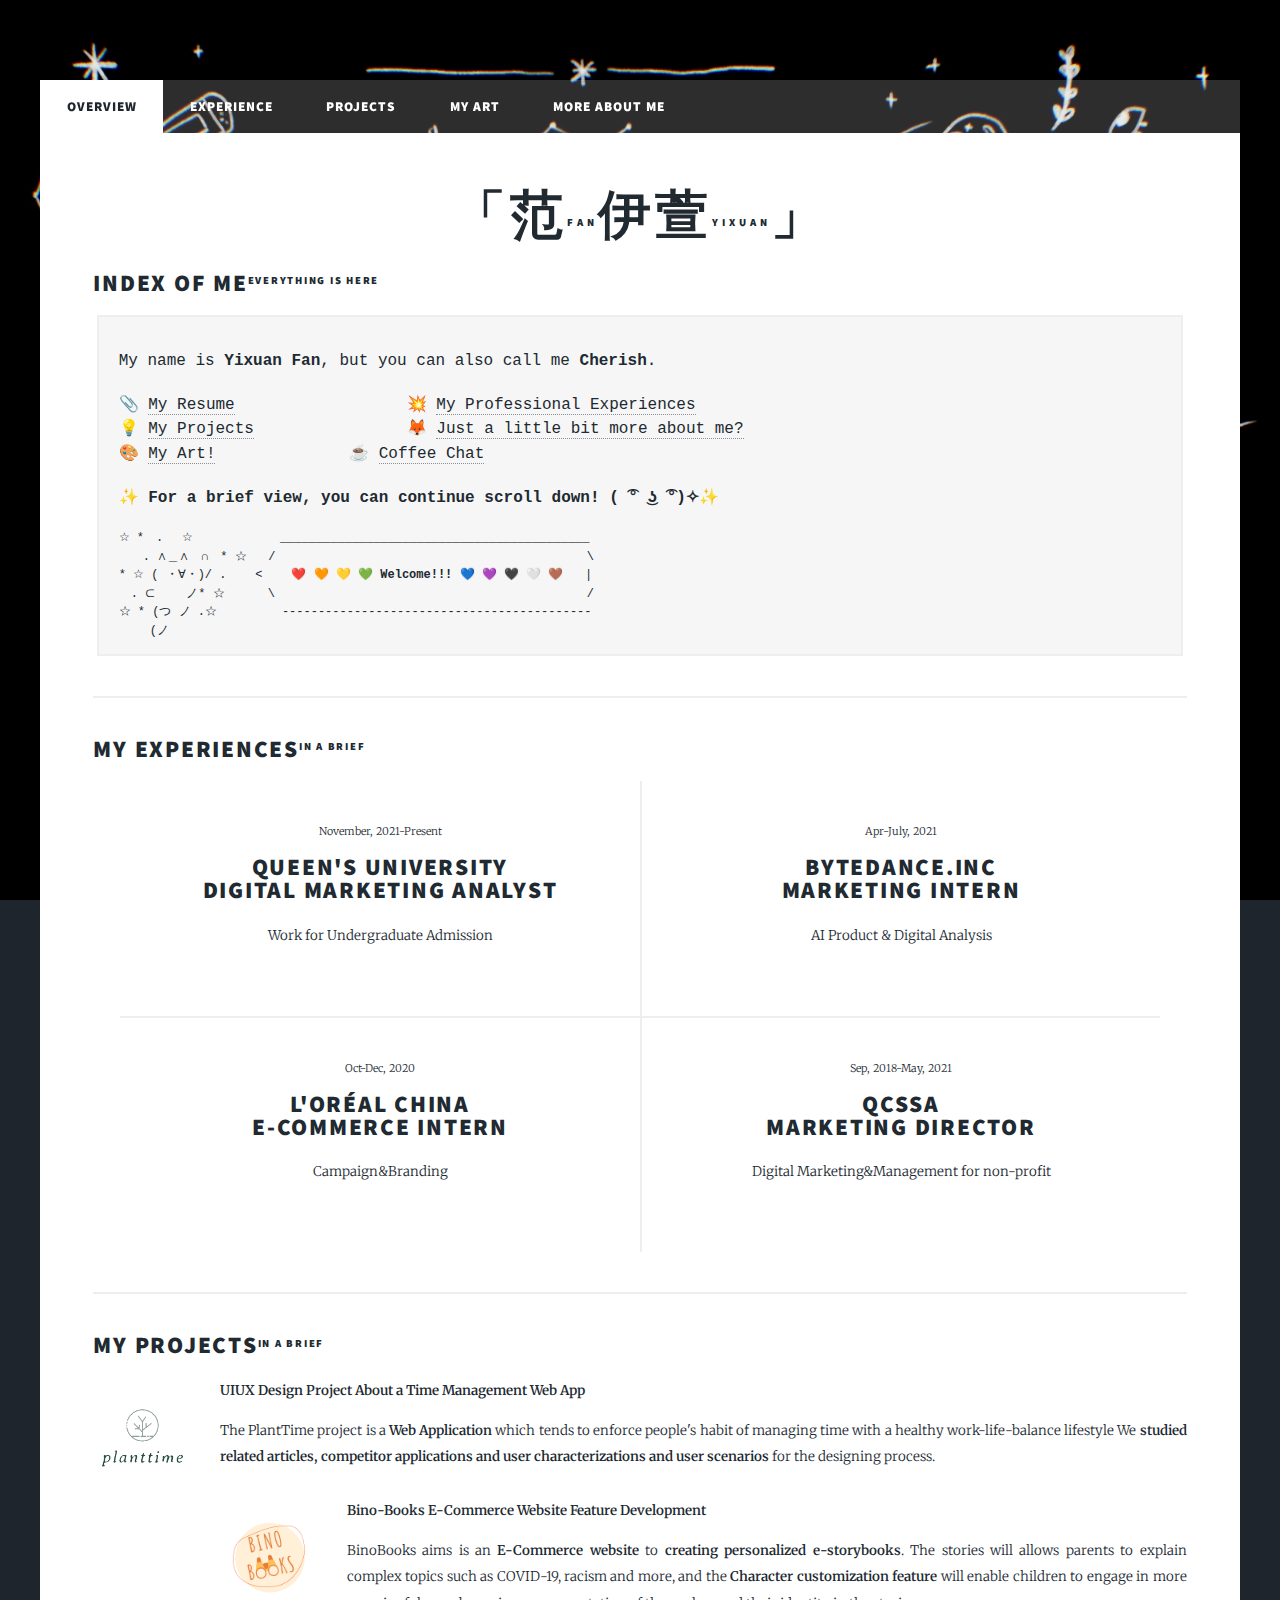
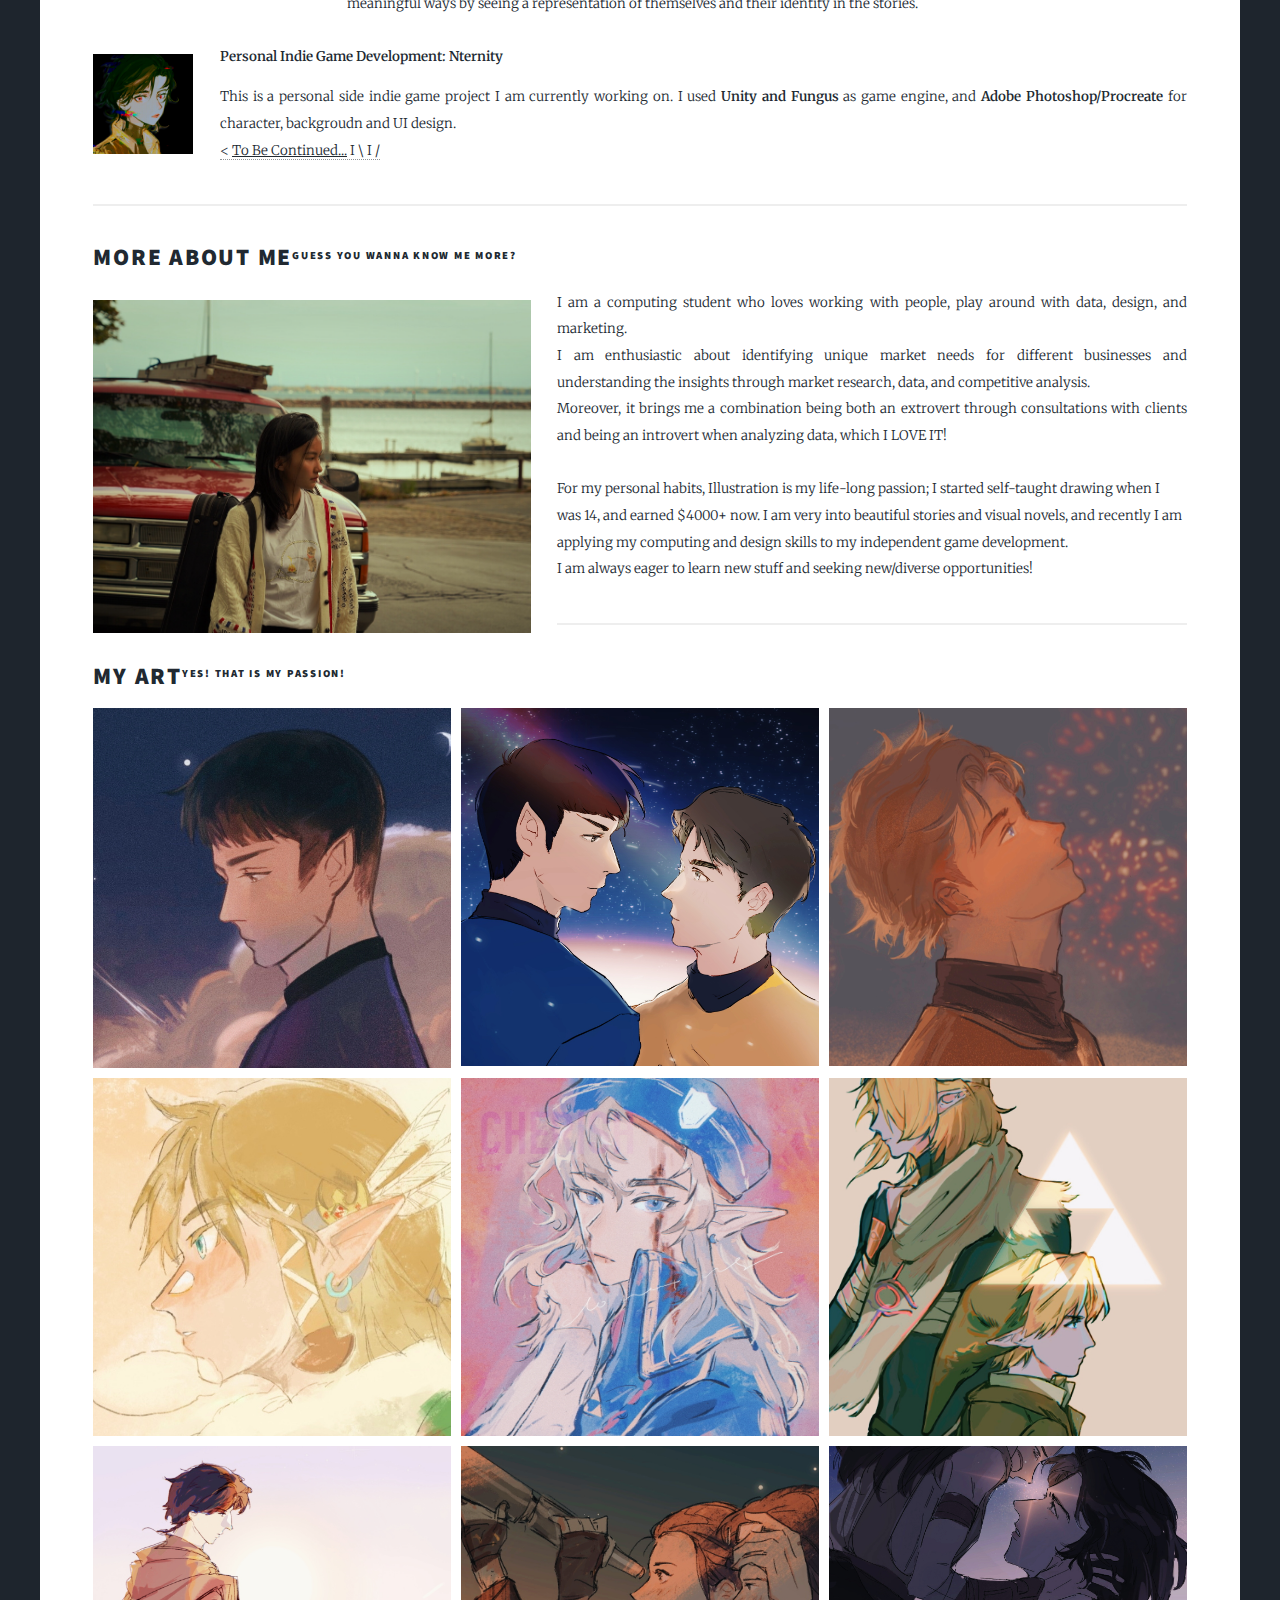
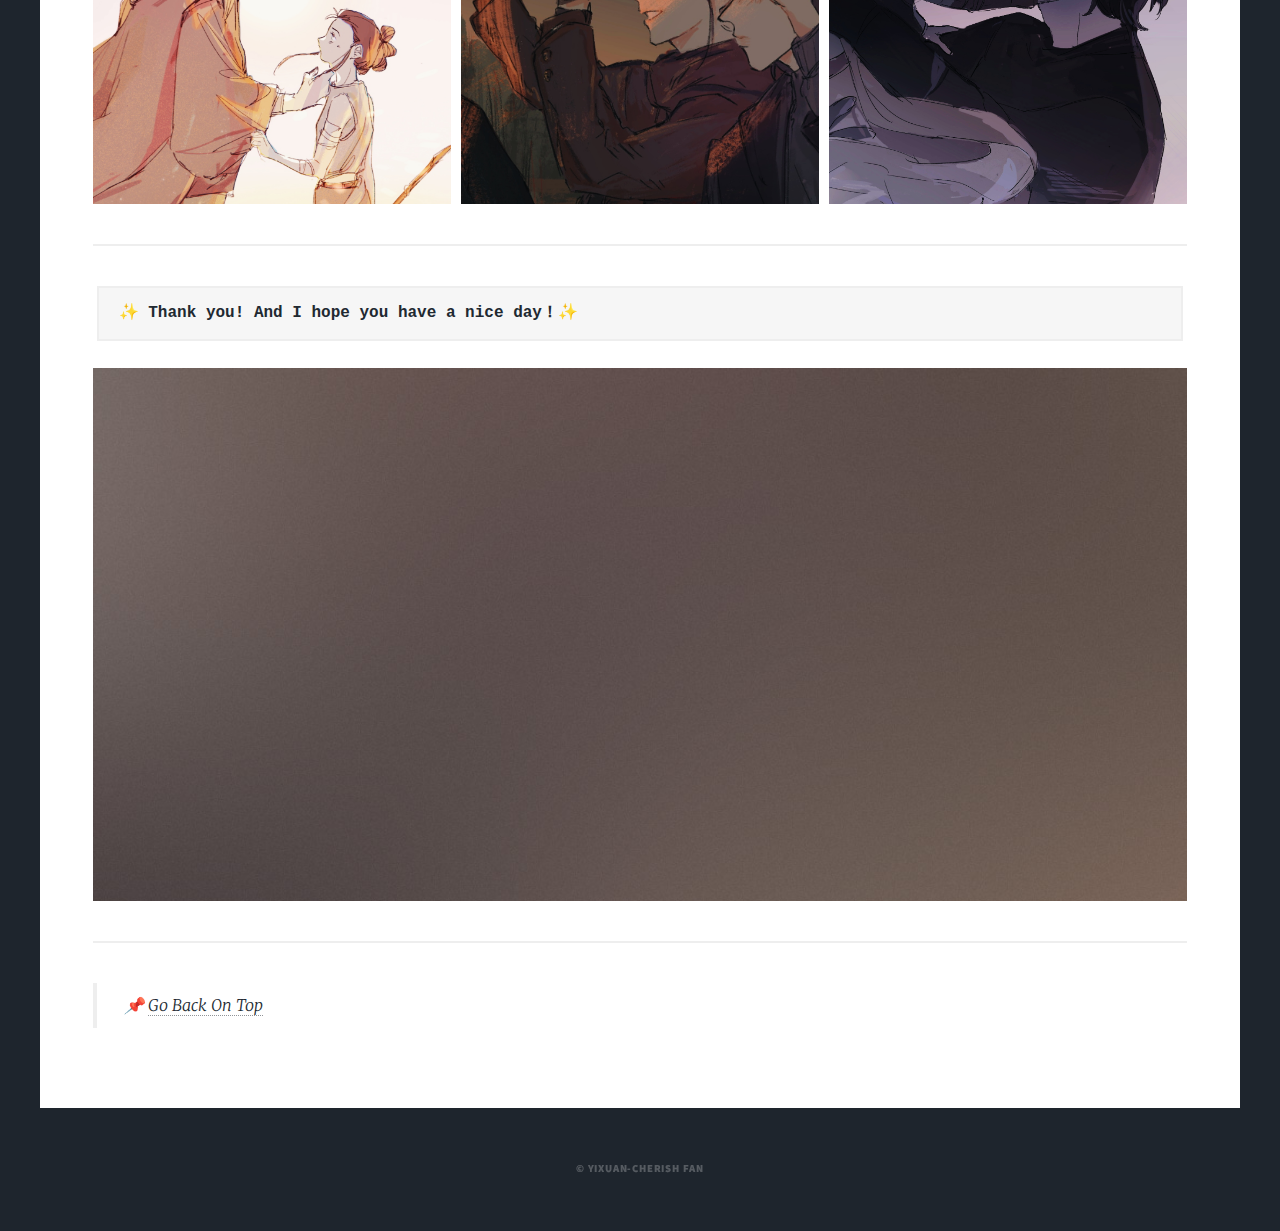
<file: index.html>
<!DOCTYPE HTML>

<html>
	<head>
		<title>🦊 Hi! I am Cherish!✨</title>
		<meta charset="utf-8" />
		<meta property="og:image" content="images/pageimage.jpg" />
		<meta name="viewport" content="width=device-width, initial-scale=1, user-scalable=no" />
		<link rel="stylesheet" href="assets/css/main.css" />
		<noscript><link rel="stylesheet" href="assets/css/noscript.css" /></noscript>
		<style>
		@import url('https://fonts.googleapis.com/css2?family=Noto+Sans+TC:wght@300&display=swap');
		</style>
	</head>
	<body class="is-preload">
		<!-- Wrapper -->
			<div id="wrapper">

				<!-- <p>&nbsp</p>
				<p>&nbsp</p> -->
				<!-- 这里可以加东西 -->
				<header id="header">
				</header>

				<!-- Nav -->
					<nav id="nav">
						<ul class="links">
							<li class="active"><a href="index.html">Overview</a></li>
							<li><a href="experience.html">Experience</a></li>
							<li><a href="projects.html">Projects</a></li>
							<li><a href="art.html">My Art</a></li>
							<li><a href="me.html">More About Me</a></li>
						</ul>
					</nav>

				<!-- Main -->
					<div id="main">

						<!-- Post -->
							<section class="post">
								<header class="major">
									<h2><font-family: 'Noto Sans TC', sans-serif;>「范<sup>Fan</sup>伊萱<sup>YiXuan</sup>」</h2>
									<!-- <h2>Hello there, I am Cherish</h2> -->
								</header>

								<!-- Self Introduction -->
									<!-- <h2>Hello there, I am Cherish!</h2> -->
									<!-- <p>I am a 4<sup>th</sup> year Software Design student from <span style="color: #9d1939";>Queen's</span>
										<span style="color: #eebd31";>University</span> <span style="color: #11335d";>@Kingston </span>who
										is passionate about <i>Design</i>,
										<strong>Marketing</strong>, <u>Data</u> and <code>Technology</code>!</p> -->
									<!-- <hr /> -->

									<!-- Preformatted Code -->
										<h2>Index of Me<sup>Everything is here</sup></h2>

										<pre><code>
<font size="+0.5">My name is <b>Yixuan Fan</b>, but you can also call me <b>Cherish</b>.</font>

<font size="+0.5">📎 <a href="#">My Resume</a>			💥 <a href="experience.html">My Professional Experiences</a></font>
<font size="+0.5">💡 <a href="projects.html">My Projects</a>			🦊 <a href="me.html">Just a little bit more about me?</a></font>
<font size="+0.5">🎨 <a href="art.html">My Art!</a>			☕️ <a href="https://www.linkedin.com/in/cfyixuan/">Coffee Chat</a></font>

<font size="+0.5">✨ <b>For a brief view, you can continue scroll down! ( ͡° ͜ʖ ͡°)✧</b>✨</font>

☆ *　. 　☆            ___________________________________________
　　. ∧＿∧　∩　* ☆   /						 \
* ☆ ( ・∀・)/ .    <	❤️ 🧡 💛 💚 <b>Welcome!!!</b> 💙 💜 🖤 🤍 🤎   |
　. ⊂　　 ノ* ☆      \						 /
☆ * (つ ノ .☆         -------------------------------------------
　　 (ノ	</code></pre>


									<hr />

									<h2><a href="experience.html"> My Experiences<sup>In a brief</sup></a></h2>

									<!-- Recent works -->
									<div id="main">
									<!-- Posts -->
										<section class="posts">
											<article>
												<header>
													<span class="date">November, 2021-Present</span>
													<h2>Queen's University<br/>Digital Marketing Analyst</h2>
												</header>
												<!-- <a href="#" class="image fit"><img src="images/pic04.jpg" alt="" /></a> -->
												<span class="date">
												Work for Undergraduate Admission</span>
												<p>&nbsp</p>
												<!-- <ul class="actions special">
													<li><a href="#" class="button">Full Story</a></li>
												</ul> -->
											</article>
											<article>
												<header>
													<span class="date">Apr-July, 2021</span>
													<!-- 这个#写相关的html page -->
													<h2><a href="bytedance.html"> ByteDance.Inc<br />
													Marketing Intern</a></h2>
												</header>
												<!-- <a href="#" class="image fit"><img src="images/pic03.jpg" alt="" /></a> -->
												<span class="date">AI Product & Digital Analysis</span>
												<p>&nbsp</p>
												<!-- <ul class="actions special">
													<li><a href="#" class="button">Full Story</a></li>
												</ul> -->
											</article>
											<article>
												<header>
													<span class="date">Oct-Dec, 2020</span>
													<h2>L'Oréal China<br />
													E-commerce Intern</a></h2>
												</header>
												<!-- <a href="#" class="image fit"><img src="images/pic03.jpg" alt="" /></a> -->
												<span class="date">Campaign&Branding</span>
												<p>&nbsp</p>
												<!-- <ul class="actions special">
													<li><a href="#" class="button">Full Story</a></li>
												</ul> -->
											</article>

											<article>
												<header>
													<span class="date">Sep, 2018-May, 2021</span>
													<h2>QCSSA<br />
													Marketing Director</a></h2>
												</header>
												<!-- <a href="#" class="image fit"><img src="images/pic05.jpg" alt="" /></a> -->
												<span class="date">Digital Marketing&Management for non-profit</span>
												<p>&nbsp</p>
												<!-- <ul class="actions special">
													<li><a href="#" class="button">Full Story</a></li>
												</ul> -->
											</article>
										</section>


										<!--
										Footer

										<footer>
										</footer>
-->
<!-- Project Section -->
									</div>
									<hr />

									<h2><a href="projects.html"> My Projects<sup>In a brief</sup></a></h2>
									<dl>
										<span class="image left" style="width:100px";><img src="images/plantree.jpg" alt="" /></span>
										<dt>UIUX Design Project About a Time Management Web App</dt>
										<dd>
											<p>The PlantTime project is a <b>Web Application</b> which tends to enforce people's habit of managing time with a healthy work-life-balance lifestyle
												We <b>studied related articles, competitor applications and user characterizations and user scenarios</b> for the designing process.</p>
										</dd>
										<span class="image left" style="width:100px";><img src="images/binobooks.jpg" alt="" /></span>
										<dt>Bino-Books E-Commerce Website Feature Development</dt>
										<dd>
											<p>BinoBooks aims is an <b>E-Commerce website</b> to <b>creating personalized e-storybooks</b>.
												The stories will allows parents to explain complex topics such as COVID-19,
												racism and more, and the <b>Character customization feature</b> will enable children to engage
												in more meaningful ways by seeing a representation of themselves and their identity in
												the stories.</p>
										</dd>
										<span class="image left" style="width:100px";><img src="images/nternitylogo.jpg" alt="" /></span>
										<dt>Personal Indie Game Development: Nternity</dt>
										<dd>
											<p>This is a personal side indie game project I am currently working on.
											I used <b>Unity and Fungus</b> as game engine, and <b>Adobe Photoshop/Procreate</b> for character,
											backgroudn and UI design.<br/>
											<a href="projects.html">< <u>To Be Continued...</u> I \ I /</a></p>
										</dd>
									</dl>

								<hr />

								<h2><a href="me.html">More About Me<sup>Guess you wanna know me more?</sup></a></h2>

								<!-- <h3>A story abour a ordinary girl</h3> -->
								<p><span class="image left"><img src="images/me1.jpg" alt="" />
								</span>I am a computing student who loves working with people, play around with data, design, and marketing. <br/>
											 I am enthusiastic about identifying unique market needs for different businesses and
											 understanding the insights through market research, data, and competitive analysis.<br/>
											 Moreover, it brings me a combination being both an extrovert through consultations with clients and being an
											 introvert when analyzing data, which I LOVE IT!<br/></p>
								<!-- <p><span class="image right"><img src="images/me2.jpg" alt="" /> -->
								</span>For my personal habits, Illustration is my life-long passion;
								I started self-taught drawing when I was 14, and earned $4000+ now. I am very into beautiful stories and visual novels, and recently I am applying my computing and
								design skills to my independent game development. <br/>
								I am always eager to learn new stuff and seeking new/diverse opportunities!</p>

								<hr />

								<h2><a href="art.html">My Art<sup>Yes! That is my passion!</sup></a></h2>

								<!-- <span class="image fit"><img src="images/fan1.jpg" alt="" /></span> -->
								<div class="box alt">
									<div class="row gtr-50 gtr-uniform">
										<div class="col-4"><span class="image fit"><img src="images/fan15.jpg" alt="" /></span></div>
										<div class="col-4"><span class="image fit"><img src="images/fan6.jpg" alt="" /></span></div>
										<div class="col-4"><span class="image fit"><img src="images/fan8.jpg" alt="" /></span></div>
										<!-- Break -->
										<div class="col-4"><span class="image fit"><img src="images/fan16.jpg" alt="" /></span></div>
										<div class="col-4"><span class="image fit"><img src="images/fan13.jpg" alt="" /></span></div>
										<div class="col-4"><span class="image fit"><img src="images/fan17.jpg" alt="" /></span></div>
										<!-- Break -->
										<div class="col-4"><span class="image fit"><img src="images/fan3.jpg" alt="" /></span></div>
										<div class="col-4"><span class="image fit"><img src="images/fan18.jpg" alt="" /></span></div>
										<div class="col-4"><span class="image fit"><img src="images/fan7.jpg" alt="" /></span></div>
									</div>
								</div>
								<!-- <span class="image fit"><img src="images/fan4.jpg" alt="" /></span> -->
								<!-- <span class="image fit"><img src="images/original1.jpg" alt="" /></span>
								<span class="image fit"><img src="images/original2.jpg" alt="" /></span> -->

								<hr />

								<!-- Preformatted Code
								<!- 这里需要插一张画 -->
	<pre><code><font size="+0.5">✨ <b>Thank you! And I hope you have a nice day！</b>✨</code></pre>
	<span class="image fit"><img src="images/pic01.jpg" alt="" /></span>

	<hr />

	<blockquote>
	 📌 <a href="#Top">Go Back On Top</a><br/>
	</blockquote>


					</div>

				<!-- Copyright -->
					<div id="copyright">
						<ul><li>&copy; Yixuan-Cherish Fan</li></ul>
					</div>

			</div>

		<!-- Scripts -->
			<script src="assets/js/jquery.min.js"></script>
			<script src="assets/js/jquery.scrollex.min.js"></script>
			<script src="assets/js/jquery.scrolly.min.js"></script>
			<script src="assets/js/browser.min.js"></script>
			<script src="assets/js/breakpoints.min.js"></script>
			<script src="assets/js/util.js"></script>
			<script src="assets/js/main.js"></script>

	</body>
</html>
</file>
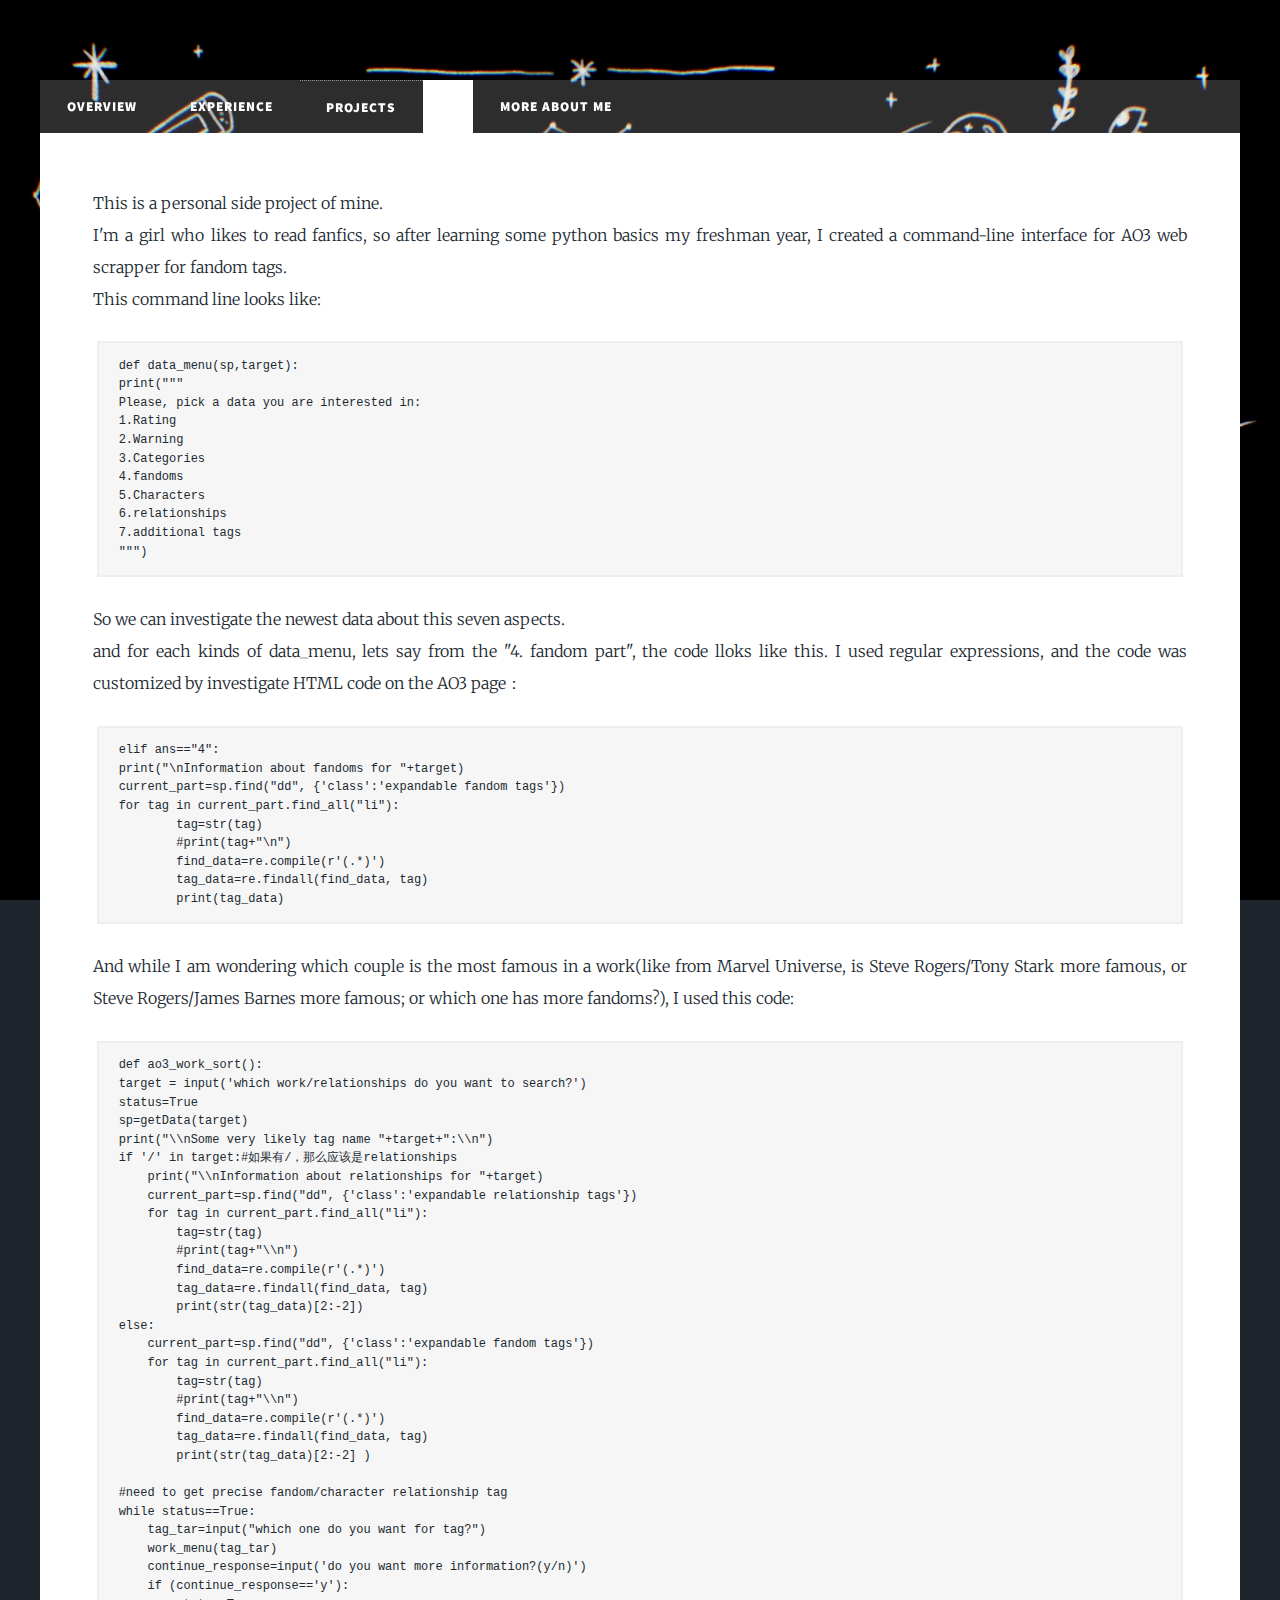
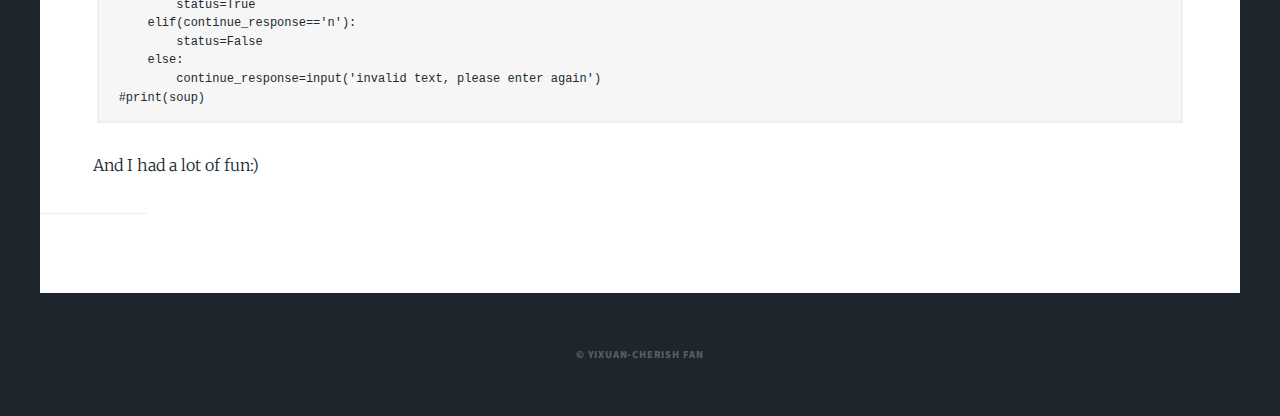
<file: AO3.html>
<!DOCTYPE HTML>
<!--
	Massively by HTML5 UP
	html5up.net | @ajlkn
	Free for personal and commercial use under the CCA 3.0 license (html5up.net/license)
-->
<html>
	<head>
		<title>Cherish&AO3</title>
		<meta charset="utf-8" />
		<meta name="viewport" content="width=device-width, initial-scale=1, user-scalable=no" />
		<link rel="stylesheet" href="assets/css/main.css" />
		<noscript><link rel="stylesheet" href="assets/css/noscript.css" /></noscript>
		<style>
		@import url('https://fonts.googleapis.com/css2?family=Noto+Sans+TC:wght@300&display=swap');
		</style>
	</head>
	<body class="is-preload">
		<!-- Wrapper -->
			<div id="wrapper">

				<header id="header">
				</header>

				<!-- Nav -->
				<nav id="nav">
					<ul class="links">
						<li><a href="index.html">Overview</a></li>
						<li><a href="experience.html">Experience</a></li>
						<li><a href="projects.html"><a href="projects.html">Projects</a></li>
						<li class="active">My Art</a></li>
						<li><a href="index.html">More About Me</a></li>
					</ul>
				</nav>

				<!-- Main -->
					<div id="main">

						<!-- Post -->
							<section class="post">
								<p><font size="+0.5">This is a personal side project of mine.<br/>
I'm a girl who likes to read fanfics, so after learning some python basics my freshman year,
I created a command-line interface for AO3 web scrapper for fandom tags.<br/>

This command line looks like:</p>
								<pre><code>def data_menu(sp,target):
print("""
Please, pick a data you are interested in:
1.Rating
2.Warning
3.Categories
4.fandoms
5.Characters
6.relationships
7.additional tags
""")</code></pre>

<p><font size="+0.5">So we can investigate the newest data about this seven aspects.<br/>

and for each kinds of data_menu, lets say from the "4. fandom part", the code lloks like this. I used regular expressions, and the code was customized by investigate HTML code on the AO3 page：</p>

<pre><code>elif ans=="4":
print("\nInformation about fandoms for "+target)
current_part=sp.find("dd", {'class':'expandable fandom tags'})
for tag in current_part.find_all("li"):
	tag=str(tag)
	#print(tag+"\n")
	find_data=re.compile(r'<span aria-hidden="true" class="indicator"></span><span>(.*)</span>')
	tag_data=re.findall(find_data, tag)
	print(tag_data)</code></pre>

	<p><font size="+0.5">And while I am wondering which couple is the most famous in a work(like from Marvel Universe, is Steve Rogers/Tony Stark more famous, or Steve Rogers/James Barnes more famous; or which one has more fandoms?), I used this code:</p>

		<pre><code>def ao3_work_sort():
target = input('which work/relationships do you want to search?')
status=True
sp=getData(target)
print("\\nSome very likely tag name "+target+":\\n")
if '/' in target:#如果有/，那么应该是relationships
    print("\\nInformation about relationships for "+target)
    current_part=sp.find("dd", {'class':'expandable relationship tags'})
    for tag in current_part.find_all("li"):
        tag=str(tag)
        #print(tag+"\\n")
        find_data=re.compile(r'<span aria-hidden="true" class="indicator"></span><span>(.*)</span>')
        tag_data=re.findall(find_data, tag)
        print(str(tag_data)[2:-2])
else:
    current_part=sp.find("dd", {'class':'expandable fandom tags'})
    for tag in current_part.find_all("li"):
        tag=str(tag)
        #print(tag+"\\n")
        find_data=re.compile(r'<span aria-hidden="true" class="indicator"></span><span>(.*)</span>')
        tag_data=re.findall(find_data, tag)
        print(str(tag_data)[2:-2] )

#need to get precise fandom/character relationship tag
while status==True:
    tag_tar=input("which one do you want for tag?")
    work_menu(tag_tar)
    continue_response=input('do you want more information?(y/n)')
    if (continue_response=='y'):
        status=True
    elif(continue_response=='n'):
        status=False
    else:
        continue_response=input('invalid text, please enter again')
#print(soup)</code></pre>

<p><font size="+0.5">And I had a lot of fun:)</p>

							</section>
							</div>

				<!-- Copyright -->
					<div id="copyright">
						<ul><li>&copy; Yixuan-Cherish Fan</li></ul>
					</div>

		<!-- Scripts -->
			<script src="assets/js/jquery.min.js"></script>
			<script src="assets/js/jquery.scrollex.min.js"></script>
			<script src="assets/js/jquery.scrolly.min.js"></script>
			<script src="assets/js/browser.min.js"></script>
			<script src="assets/js/breakpoints.min.js"></script>
			<script src="assets/js/util.js"></script>
			<script src="assets/js/main.js"></script>

	</body>





</html>
</file>
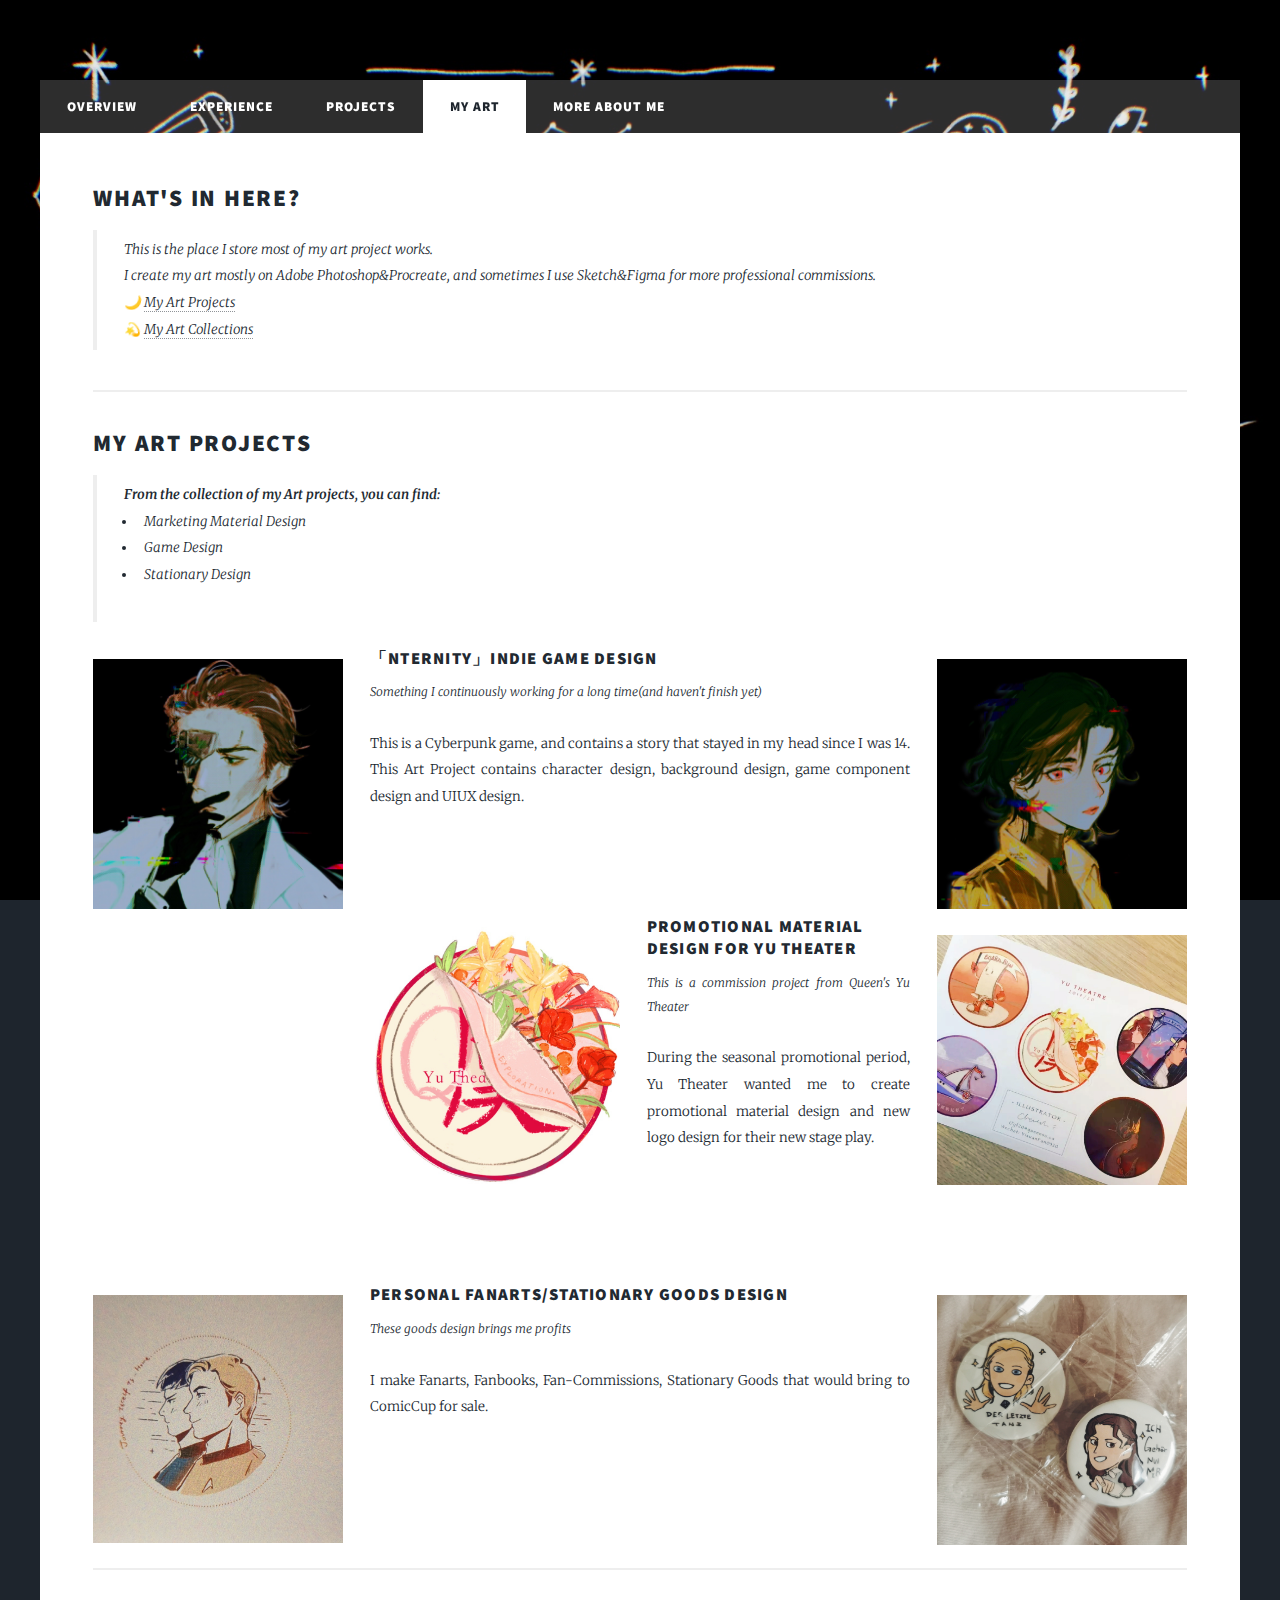
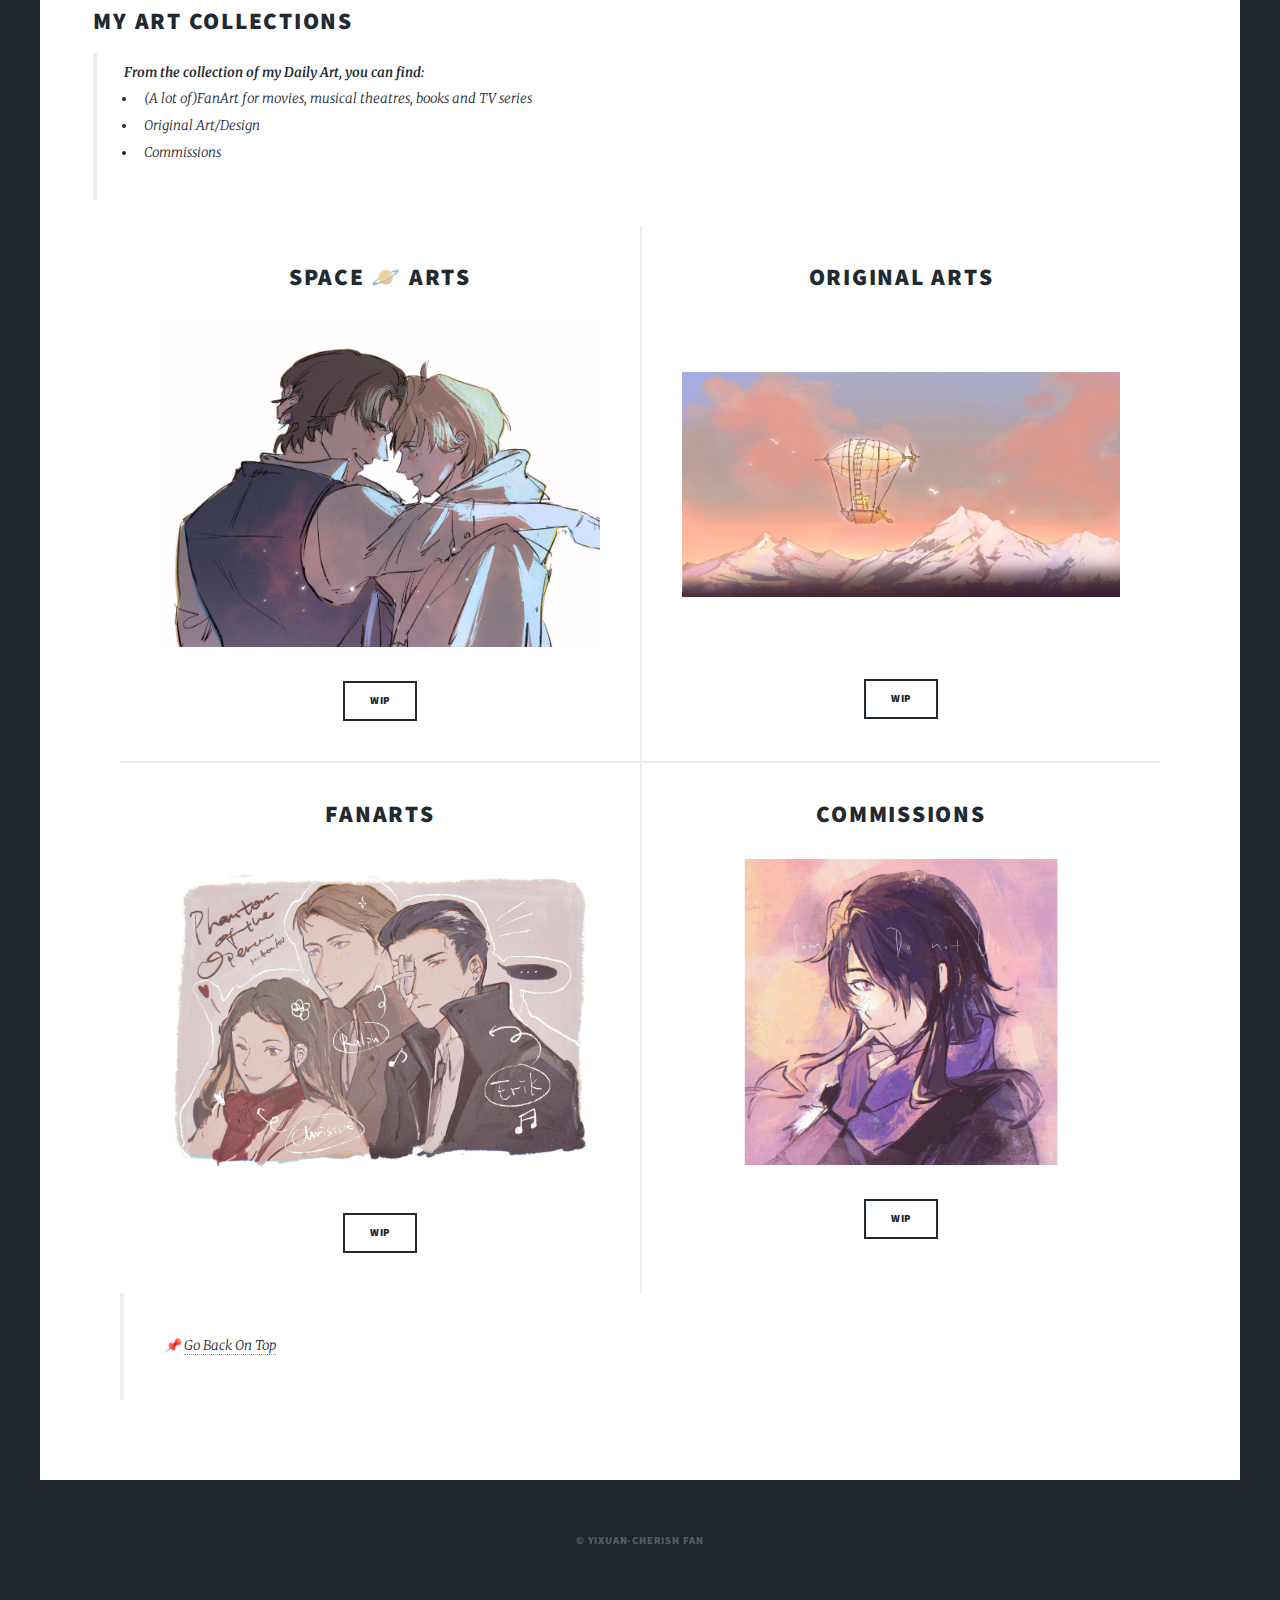
<file: art.html>
<!DOCTYPE HTML>

<html>
	<head>
		<title> 🌜Cherish's Art&Blogs</title>
		<meta charset="utf-8" />
		<meta name="viewport" content="width=device-width, initial-scale=1, user-scalable=no" />
		<link rel="stylesheet" href="assets/css/main.css" />
		<noscript><link rel="stylesheet" href="assets/css/noscript.css" /></noscript>
		<style>
		@import url('https://fonts.googleapis.com/css2?family=Noto+Sans+TC:wght@300&display=swap');
		</style>
	</head>
	<body class="is-preload">
		<!-- Wrapper -->
			<div id="wrapper">
				<a id="Top"></a>
				<header id="header">
				</header>

				<!-- Nav -->
					<nav id="nav">
						<ul class="links">
							<li><a href="index.html">Overview</a></li>
							<li><a href="experience.html">Experience</a></li>
							<li><a href="projects.html">Projects</a></li>
							<li class="active"><a href="art.html">My Art</a></li>
							<li><a href="me.html">More About Me</a></li>
						</ul>
					</nav>

				<!-- Main -->
					<div id="main">

						<!-- Post -->
							<section class="post">

								<!-- brif intro for works and experiences -->
									<h2>What's In Here?</h2>
									<blockquote>This is the place I store most of my art project works.</br>
										I create my art mostly on Adobe Photoshop&Procreate, and sometimes I use Sketch&Figma for more professional commissions.
									<br/>
									 🌙 <a href="#ArtProjects">My Art Projects</a><br/>
									 💫 <a href="#ArtCollections">My Art Collections</a><br/>
									</blockquote>

									<a id="ArtProjects"></a>
									<hr />
									<h2>My Art Projects</h2>
									<blockquote><b>From the collection of my Art projects, you can find:</b>
									<br/>
									<ul>
										<li>Marketing Material Design</li>
										<li>Game Design</li>
										<li>Stationary Design</li></ul>
								</blockquote>

										<header>
											<span class="image left" style="width:250px";><img src="images/nternity2.jpg" alt="" /></span>
											<span class="image right" style="width:250px";><img src="images/nternity3.jpg" alt="" /></span>
											<h3><a href="Nternity.html">「Nternity」Indie Game Design</a></h3>
											<p>Something I continuously working for a long time(and haven't finish yet)</p>	</header>
										<p>This is a Cyberpunk game, and contains a story that stayed in my head since I was 14.
										This Art Project contains character design, background design, game component design and UIUX design.</p>
											<br/>
											<br/>
											<br/>
										<header>
											<span class="image left" style="width:250px";><img src="images/yu1.jpg" alt="" /></span>
											<span class="image right" style="width:250px";><img src="images/yu2.jpg" alt="" /></span>
											<h3><a href="YuTheatre.html">Promotional Material Design for Yu Theater</a></h3>
											<p>This is a commission project from Queen's Yu Theater</p>
										</header>
										<p>During the seasonal promotional period, Yu Theater wanted me to create promotional material design
											and new logo design for their new stage play.</p>
											<br/>
											<br/>
											<br/>
											<br/>
										<header>
											<span class="image left" style="width:250px";><img src="images/good1.jpg" alt="" /></span>
											<span class="image right" style="width:250px";><img src="images/good2.jpg" alt="" /></span>
											<h3>Personal FanArts/Stationary Goods design</h3>
											<p>These goods design brings me profits</p>
										</header>
										<p>I make Fanarts, Fanbooks, Fan-Commissions, Stationary Goods that would bring to ComicCup for sale.</p>
											<br/>
											<br/>
											<br/>

											<a id="ArtCollections"></a>

											<hr />
											<h2>My Art Collections</h2>
											<blockquote><b>From the collection of my Daily Art, you can find:</b>
											<br/>
											<ul>
												<li>(A lot of)FanArt for movies, musical theatres, books and TV series</li>
												<li>Original Art/Design</li>
												<li>Commissions</li></ul>
										</blockquote>

									<!-- Main -->
										<div id="main">
										<!-- Posts -->
											<section class="posts">
												<article>
													<header>
														<h2><a href="#">Space 🪐 Arts</h2>
													</header>
													<a href="#" class="image fit"><img src="images/fan1.jpg" alt="" /></a>
													<ul class="actions special">
														<li><a href="#" class="button">WIP</a></li>
													</ul>
												</article>
												<article>
													<header>
														<h2><a href="#">Original Arts</h2>
													</header>
													<a href="#" class="image fit"><img src="images/original8.jpg" alt="" /></a>
													<ul class="actions special">
														<li><a href="#" class="button">WIP</a></li>
													</ul>
												</article>
												<article>
													<header>
														<h2><a href="#">Fanarts</h2>
													</header>
													<a href="#" class="image fit"><img src="images/fan19.jpg" alt="" /></a>
													<ul class="actions special">
														<li><a href="#" class="button">WIP</a></li>
													</ul>
												</article>
												<article>
													<header>
														<h2><a href="#">Commissions</h2>
													</header>
													<a href="#" class="image fit"><img src="images/cmsn1.jpg" alt="" /></a>
													<ul class="actions special">
														<li><a href="#" class="button">WIP</a></li>
													</ul>
												</article>

												<blockquote>
												 📌 <a href="#Top">Go Back On Top</a><br/>
												</blockquote>
											</section>
												</div>

											</div>
											<!-- <span class="image fit"><img src="images/original1.jpg" alt="" /></span>
											<span class="image fit"><img src="images/original2.jpg" alt="" /></span> -->
							</div>
									</div>

				<!-- Copyright -->
					<div id="copyright">
						<ul><li>&copy; Yixuan-Cherish Fan</li></ul>
					</div>

			</div>

		<!-- Scripts -->
			<script src="assets/js/jquery.min.js"></script>
			<script src="assets/js/jquery.scrollex.min.js"></script>
			<script src="assets/js/jquery.scrolly.min.js"></script>
			<script src="assets/js/browser.min.js"></script>
			<script src="assets/js/breakpoints.min.js"></script>
			<script src="assets/js/util.js"></script>
			<script src="assets/js/main.js"></script>

	</body>
</html>
</file>
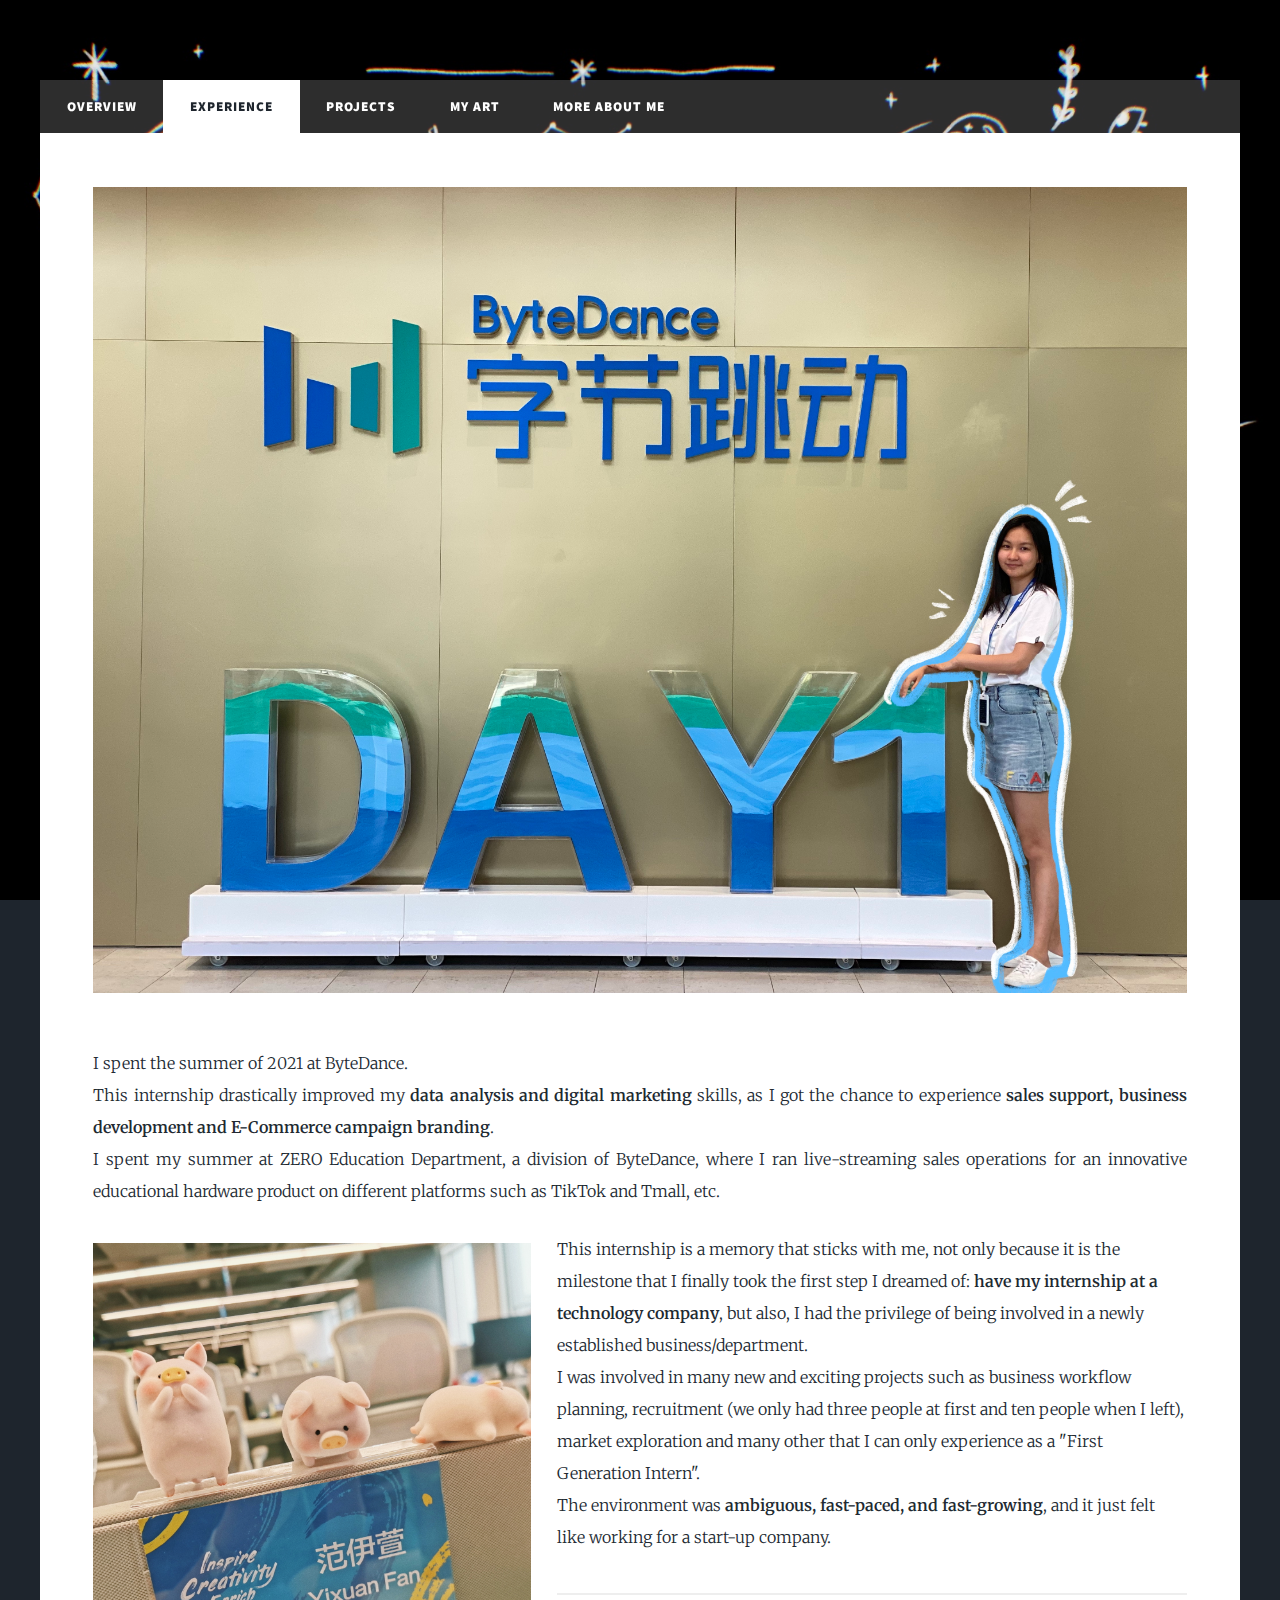
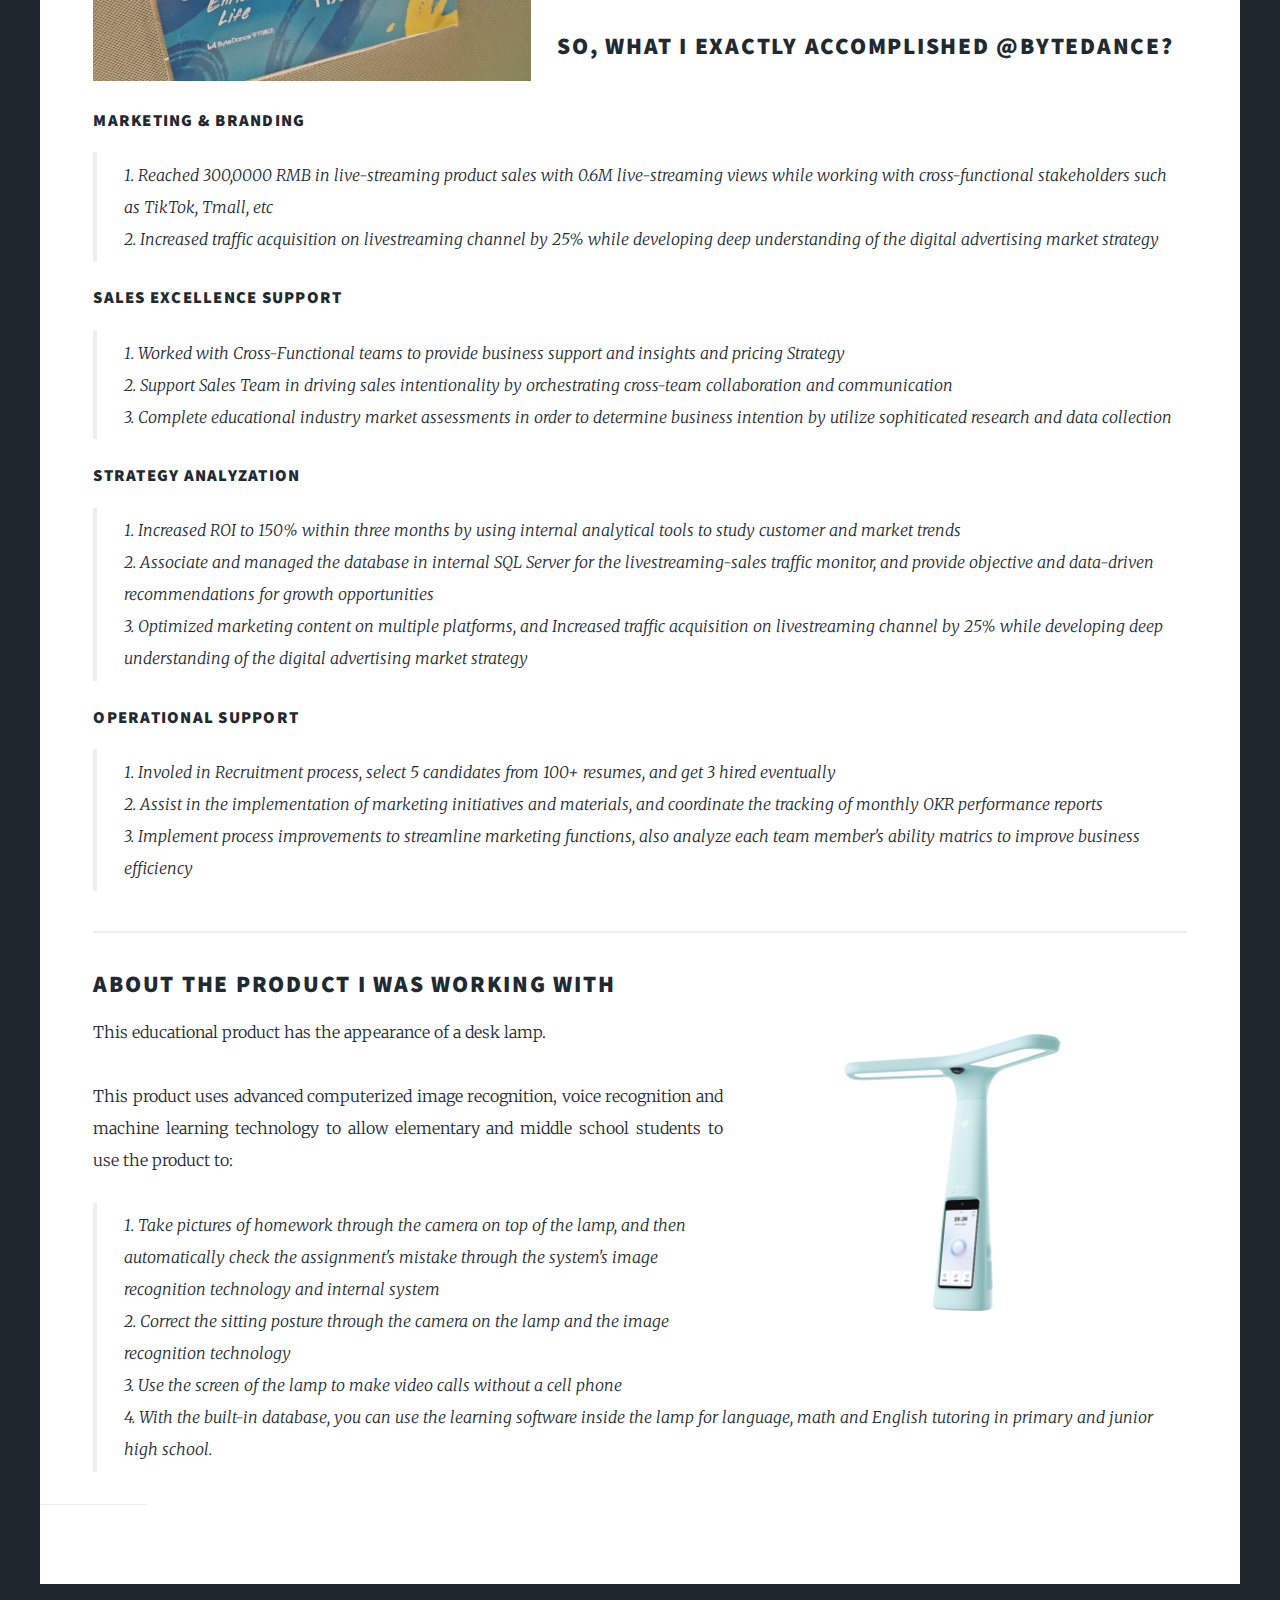
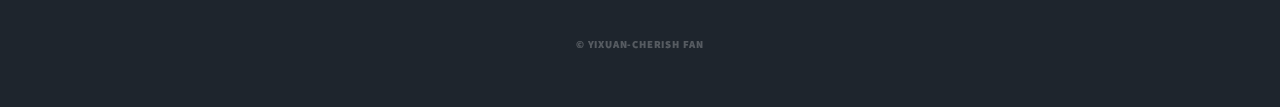
<file: bytedance.html>
<!DOCTYPE HTML>
<!--
	Massively by HTML5 UP
	html5up.net | @ajlkn
	Free for personal and commercial use under the CCA 3.0 license (html5up.net/license)
-->
<html>
	<head>
		<title>Cherish@ByteDance</title>
		<meta charset="utf-8" />
		<meta name="viewport" content="width=device-width, initial-scale=1, user-scalable=no" />
		<link rel="stylesheet" href="assets/css/main.css" />
		<noscript><link rel="stylesheet" href="assets/css/noscript.css" /></noscript>
		<style>
		@import url('https://fonts.googleapis.com/css2?family=Noto+Sans+TC:wght@300&display=swap');
		</style>
	</head>
	<body class="is-preload">
		<!-- Wrapper -->
			<div id="wrapper">

				<header id="header">
				</header>

				<!-- Nav -->
				<nav id="nav">
					<ul class="links">
						<li><a href="index.html">Overview</a></li>
						<li class="active"><a href="experience.html">Experience</a></li>
						<li><a href="projects.html">Projects</a></li>
						<li><a href="art.html">My Art</a></li>
						<li><a href="index.html">More About Me</a></li>
					</ul>
				</nav>

				<!-- Main -->
					<div id="main">

						<!-- Post -->
							<section class="post">
								<div class="image main"><img src="images/bytedance1.jpg" alt="" /></div>
								<p><font size="+0.5">
									I spent the summer of 2021 at <a=href"https://en.wikipedia.org/wiki/ByteDance">ByteDance</a>. <br/>
									This internship drastically improved my <b>data analysis and digital marketing</b> skills,
as I got the chance to experience <b>sales support, business development and E-Commerce campaign branding</b>.<br/>
I spent my summer at ZERO Education Department, a division of ByteDance, where I ran live-streaming sales operations
for an innovative educational hardware product on different platforms such as TikTok and Tmall, etc.<br/>

<div class="image left"><img src="images/byte1.jpg" alt="" /></div>
This internship is a memory that sticks with me, not only because it is the milestone that I finally took the first step I dreamed of:
<b>have my internship at a technology company</b>, but also, I had the privilege of being involved in a newly established business/department.<br/>
I was involved in many new and exciting projects such as business workflow planning, recruitment
(we only had three people at first and ten people when I left), market exploration and many other that I can only experience as a "First Generation Intern".<br/>
The environment was <b>ambiguous, fast-paced, and fast-growing</b>, and it just felt like working for a start-up company.<br/>
									<hr />
								<!-- brif intro for works and experiences -->
									<h2>So, What I exactly accomplished @ByteDance?</h2>
									<br/>
									<h3>Marketing & Branding</h3>
									<blockquote>
										1. Reached 300,0000 RMB in live-streaming product sales with 0.6M live-streaming views while working with cross-functional
stakeholders such as TikTok, Tmall, etc<br/>
2. Increased traffic acquisition on livestreaming channel by 25% while developing deep understanding of the digital advertising
market strategy<br/>
									</blockquote>
									<h3>Sales Excellence Support</h3>
									<blockquote>
										1. Worked with Cross-Functional teams to provide business support and insights and pricing Strategy<br/>
2. Support Sales Team in driving sales intentionality by orchestrating cross-team collaboration and communication<br/>
3. Complete educational industry market assessments in order to determine business intention by utilize sophiticated research and data collection<br/>
									</blockquote>
									<h3>Strategy Analyzation</h3>
									<blockquote>
										1. Increased ROI to 150% within three months by using internal analytical tools to study customer and market trends<br/>
2. Associate and managed the database in internal SQL Server for the livestreaming-sales traffic monitor, and provide objective and data-driven recommendations for growth opportunities<br/>
3. Optimized marketing content on multiple platforms, and Increased traffic acquisition on livestreaming channel by 25% while developing deep understanding of the digital advertising market strategy<br/>
									</blockquote>
									<h3>Operational Support</h3>
									<blockquote>
										1. Involed in Recruitment process, select 5 candidates from 100+ resumes, and get 3 hired eventually<br/>
2. Assist in the implementation of marketing initiatives and materials, and coordinate the tracking of monthly OKR performance reports<br/>
3. Implement process improvements to streamline marketing functions, also analyze each team member's ability matrics to improve business efficiency<br/>
									</blockquote>
									<hr />
									<h2>About the product I was working with</h2>

									<div class="image right"><img src="images/lamp.jpg" alt="" /></div>
									<p>
									This educational product has the appearance of a desk lamp.<br/><br/>
This product uses advanced computerized image recognition, voice recognition and machine learning technology to allow elementary and middle school students to use the product to:<br/>
<blockquote>
1. Take pictures of homework through the camera on top of the lamp, and then automatically check the assignment's mistake through the system's image recognition technology and internal system<br/>
2. Correct the sitting posture through the camera on the lamp and the image recognition technology<br/>
3. Use the screen of the lamp to make video calls without a cell phone <br/>
4. With the built-in database, you can use the learning software inside the lamp for language, math and English tutoring in primary and junior high school.<br/>
</blockquote>
</p>
							</section>
							</div>

				<!-- Copyright -->
					<div id="copyright">
						<ul><li>&copy; Yixuan-Cherish Fan</li></ul>
					</div>

		<!-- Scripts -->
			<script src="assets/js/jquery.min.js"></script>
			<script src="assets/js/jquery.scrollex.min.js"></script>
			<script src="assets/js/jquery.scrolly.min.js"></script>
			<script src="assets/js/browser.min.js"></script>
			<script src="assets/js/breakpoints.min.js"></script>
			<script src="assets/js/util.js"></script>
			<script src="assets/js/main.js"></script>

	</body>
</html>
</file>
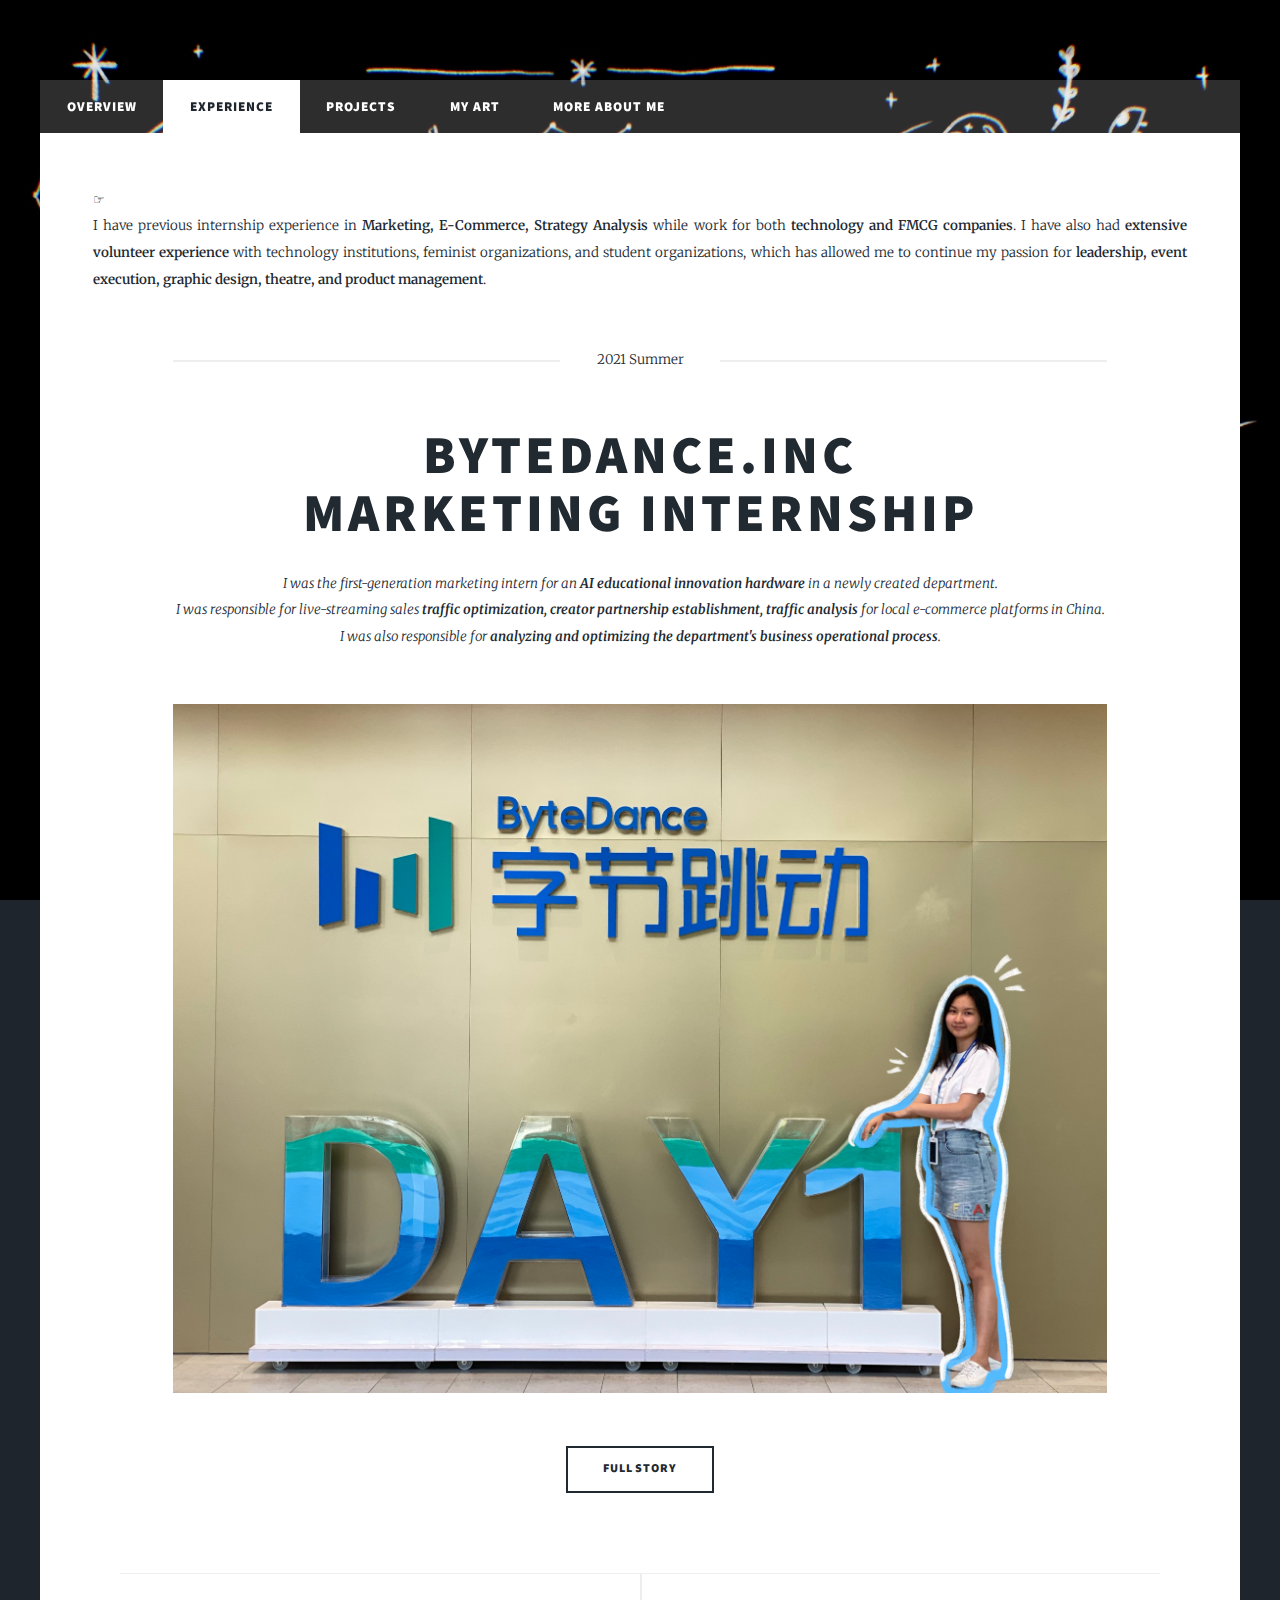
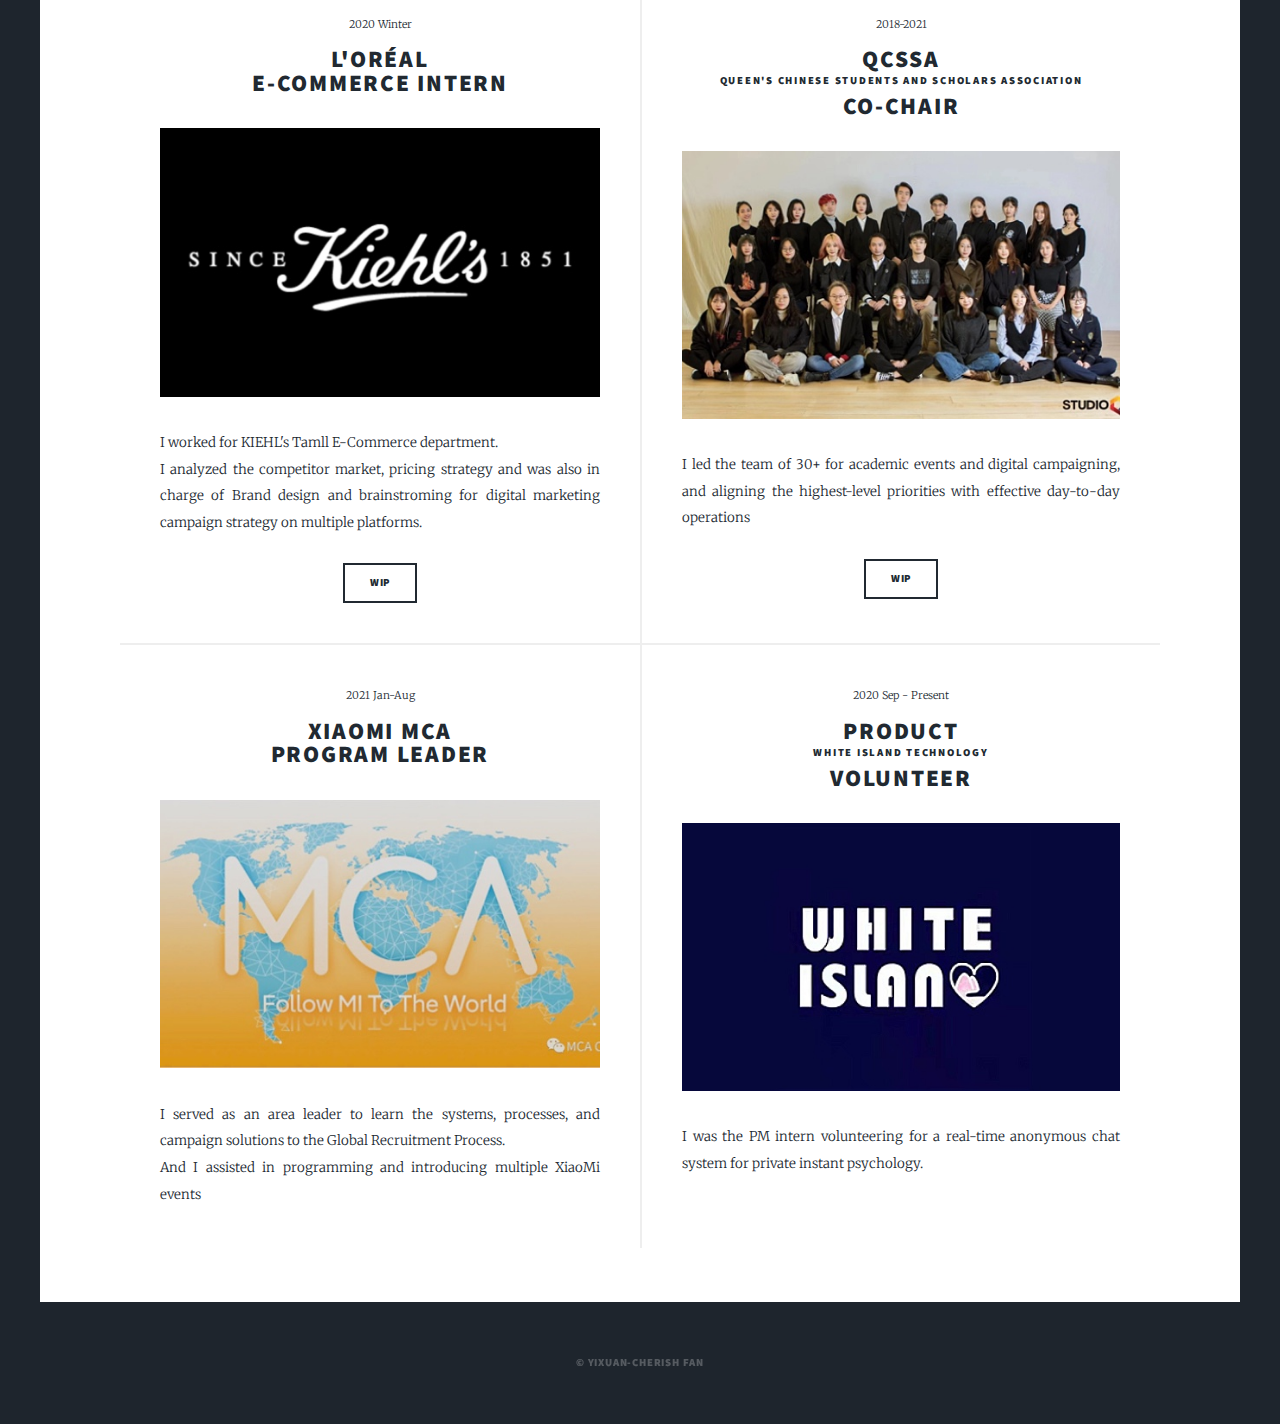
<file: experience.html>
<!DOCTYPE HTML>

<html>
	<head>
		<title> 🛡 Cherish-works</title>
		<meta charset="utf-8" />
		<meta name="viewport" content="width=device-width, initial-scale=1, user-scalable=no" />
		<link rel="stylesheet" href="assets/css/main.css" />
		<noscript><link rel="stylesheet" href="assets/css/noscript.css" /></noscript>
		<style>
		@import url('https://fonts.googleapis.com/css2?family=Noto+Sans+TC:wght@300&display=swap');
		</style>
	</head>
	<body class="is-preload">
		<!-- Wrapper -->
			<div id="wrapper">

				<header id="header">
				</header>

				<!-- Nav -->
				<nav id="nav">
					<ul class="links">
						<li><a href="index.html">Overview</a></li>
						<li class="active"><a href="experience.html">Experience</a></li>
						<li><a href="projects.html">Projects</a></li>
						<li><a href="art.html">My Art</a></li>
						<li><a href="index.html">More About Me</a></li>
					</ul>
				</nav>

				<!-- Main -->
					<div id="main">

						<!-- Post -->
							<section class="post">

								<!-- Box -->
									<!-- <h2></h2> -->
									<!-- <div class="box"> -->
										<p> ☞ <br/>I have previous internship experience in <b>Marketing, E-Commerce, Strategy Analysis</b> while work for both <b>technology and FMCG companies</b>.
I have also had <b>extensive volunteer experience</b> with technology institutions, feminist organizations,
and student organizations, which has allowed me to continue my passion for <b>leadership, event execution,
graphic design, theatre, and product management</b>.</p>
									<!-- </div> -->

						<!-- Main -->
							<div id="main">

								<!-- Featured Post -->
									<article class="post featured">
										<header class="major">
											<span class="date">2021 Summer</span>
											<h2><a href="bytedance.html">ByteDance.Inc<br />
											Marketing internship</a></h2>
											<p>I was the first-generation marketing intern for an <b>AI educational innovation hardware</b> in a newly created department.<br/>
												I was responsible for live-streaming sales <b>traffic optimization, creator partnership establishment,
												traffic analysis</b> for local e-commerce platforms in China. I was also responsible for <b>analyzing and optimizing
												the department's business operational process</b>.</p>
										</header>
										<a href="bytedance.html" class="image main"><img src="images/bytedance1.jpg" alt="" /></a>
										<ul class="actions special">
											<li><a href="bytedance.html" class="button large">Full Story</a></li>
										</ul>
									</article>

								<!-- Posts -->
									<section class="posts">
										<article>
											<header>
												<span class="date">2020 Winter</span>
												<h2><a href="#">L'Oréal<br />
												E-Commerce Intern</a></h2>
											</header>
											<a href="#" class="image fit"><img src="images/kiehls.jpg" alt="" /></a>
											<p>I worked for KIEHL's Tamll E-Commerce department.<br/>
											I analyzed the competitor market, pricing strategy and was also in charge of
											Brand design and brainstroming for digital marketing campaign strategy on multiple platforms.</p>
											<ul class="actions special">
												<li><a href="#" class="button">WIP</a></li>
											</ul>
										</article>
										<article>
											<header>
												<span class="date">2018-2021</span>
												<h2><a href="#">QCSSA<br /><sup>Queen's Chinese Students and Scholars Association</sup><br />
												Co-Chair</a></h2>
											</header>
											<a href="#" class="image fit"><img src="images/qcssa.jpg" alt="" /></a>
											<p>I led the team of 30+ for academic events and digital campaigning, and aligning the highest-level priorities with effective day-to-day operations</p>
											<ul class="actions special">
												<li><a href="#" class="button">WIP</a></li>
											</ul>
										</article>
										<article>
											<header>
												<span class="date">2021 Jan-Aug</span>
												<h2><a href="#">XiaoMi MCA<br />
												Program Leader</a></h2>
											</header>
											<a href="#" class="image fit"><img src="images/mca.jpg" alt="" /></a>
											<p>I served as an area leader to learn the systems, processes, and campaign solutions to the Global Recruitment Process.<br/>
											And I assisted in programming and introducing multiple XiaoMi events</p>
										</article>
										<article>
											<header>
												<span class="date">2020 Sep - Present</span>
												<h2><a href="#">Product<br /><sup>White Island technology</sup><br />
												Volunteer</a></h2>
											</header>
											<a href="#" class="image fit"><img src="images/whiteisland.jpg" alt="" /></a>
											<p>I was the PM intern volunteering for a real-time anonymous chat system for private instant psychology.</p>
										</article>
									</section>

									</div>
					</div>
					</div>

				<!-- Copyright -->
					<div id="copyright">
						<ul><li>&copy; Yixuan-Cherish Fan</li></ul>
					</div>

			</div>

		<!-- Scripts -->
			<script src="assets/js/jquery.min.js"></script>
			<script src="assets/js/jquery.scrollex.min.js"></script>
			<script src="assets/js/jquery.scrolly.min.js"></script>
			<script src="assets/js/browser.min.js"></script>
			<script src="assets/js/breakpoints.min.js"></script>
			<script src="assets/js/util.js"></script>
			<script src="assets/js/main.js"></script>

	</body>
</html>
</file>
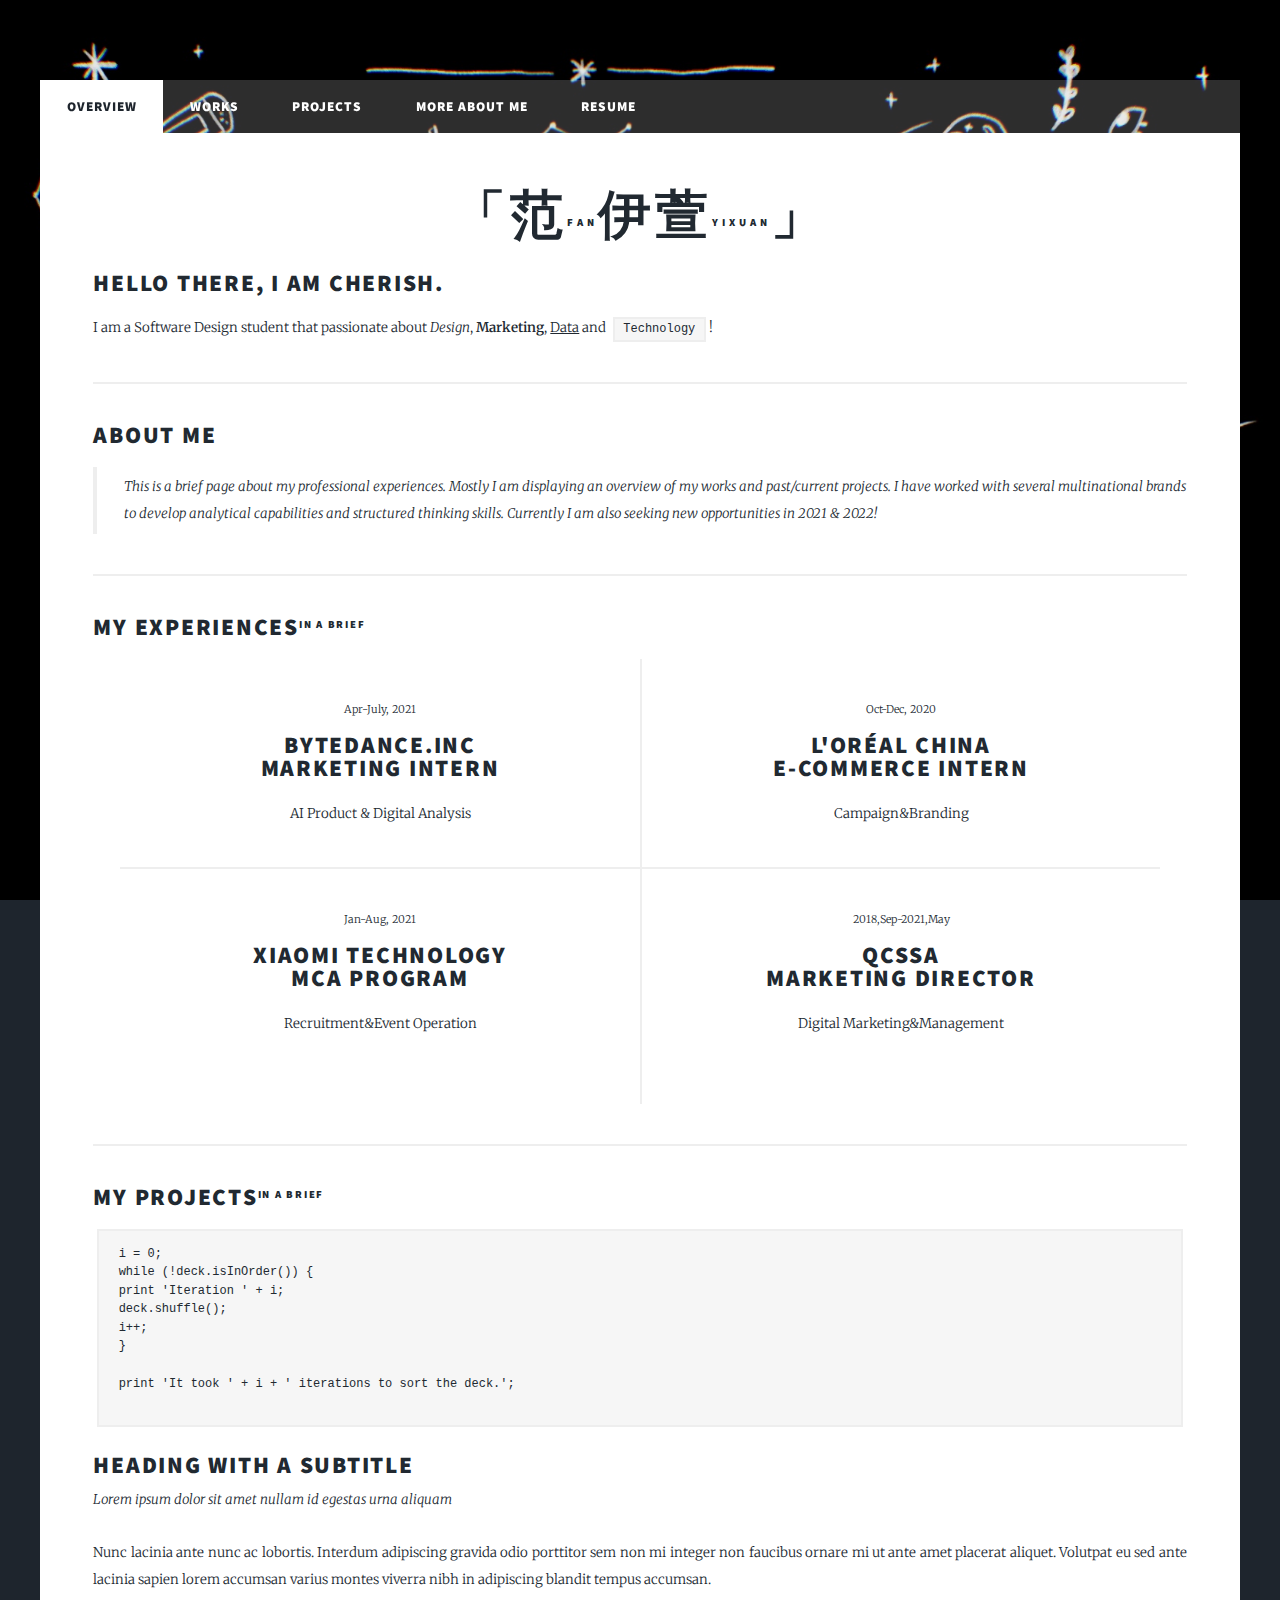
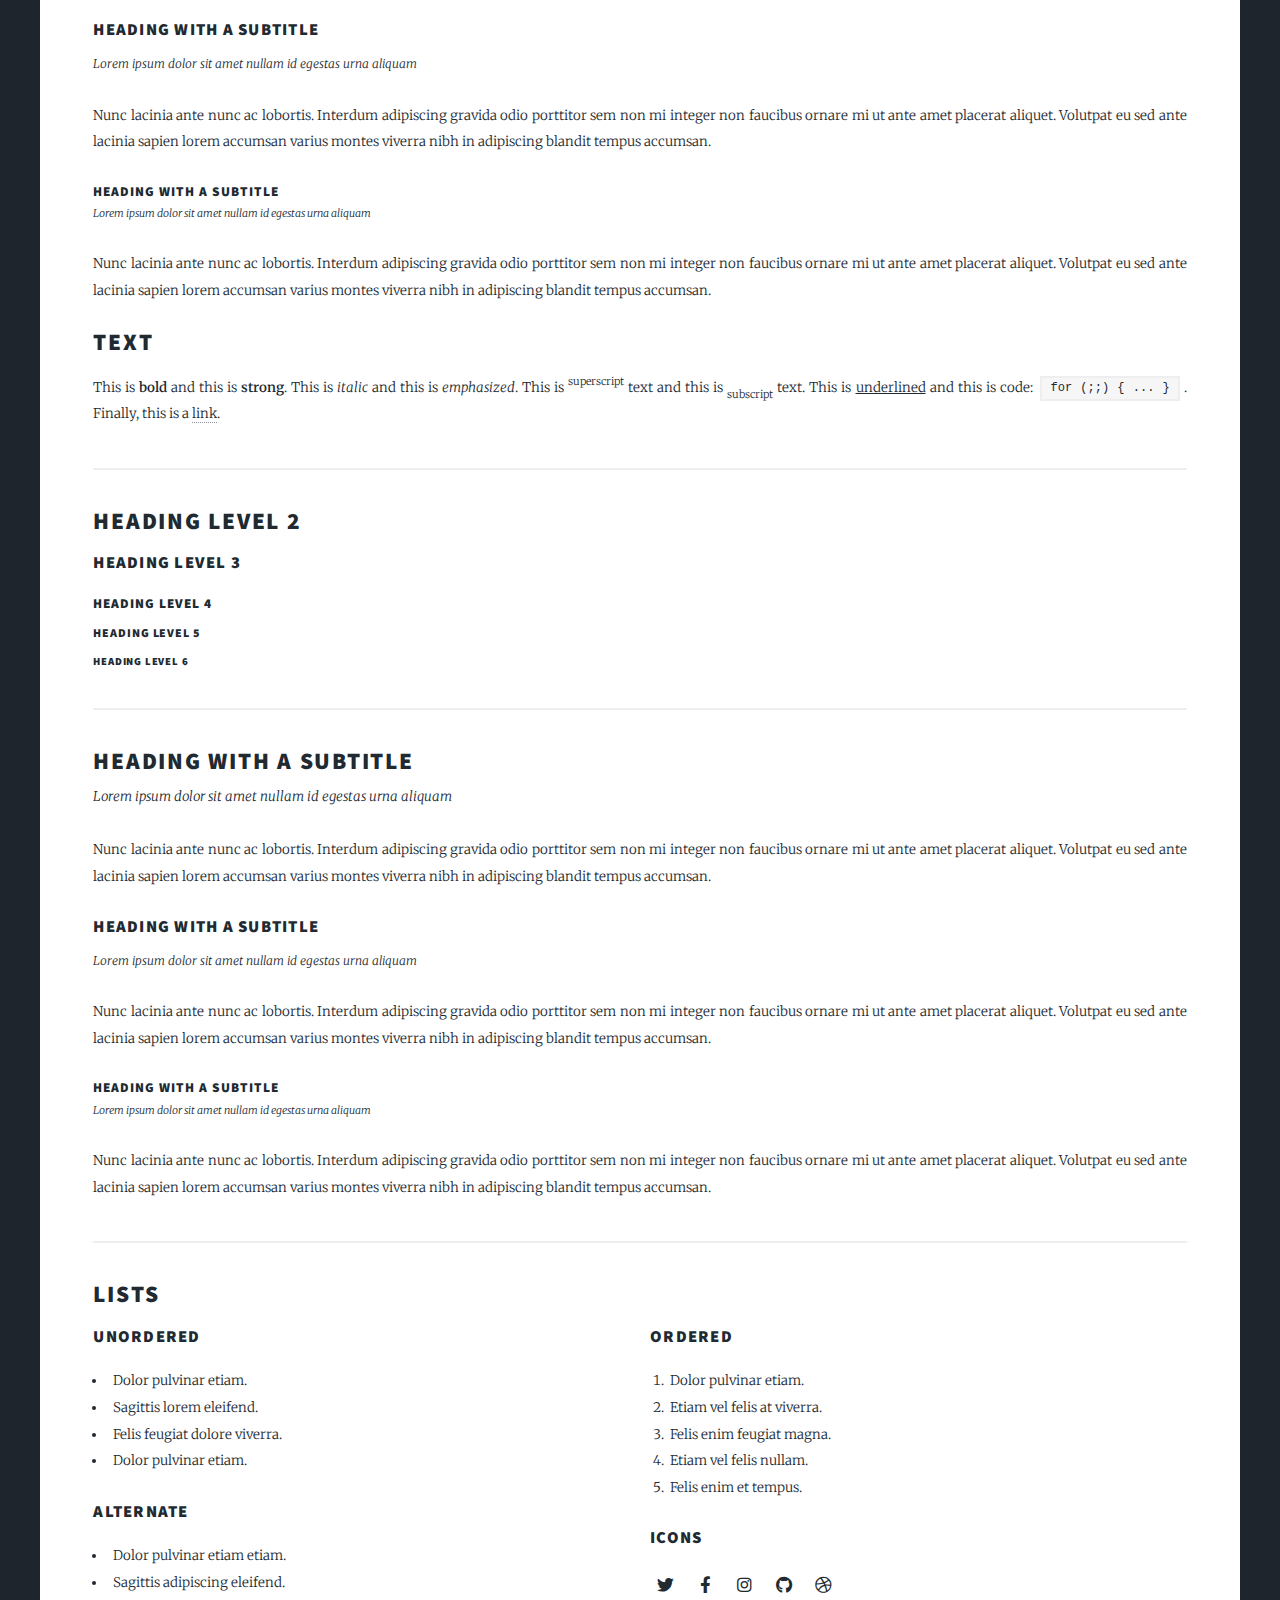
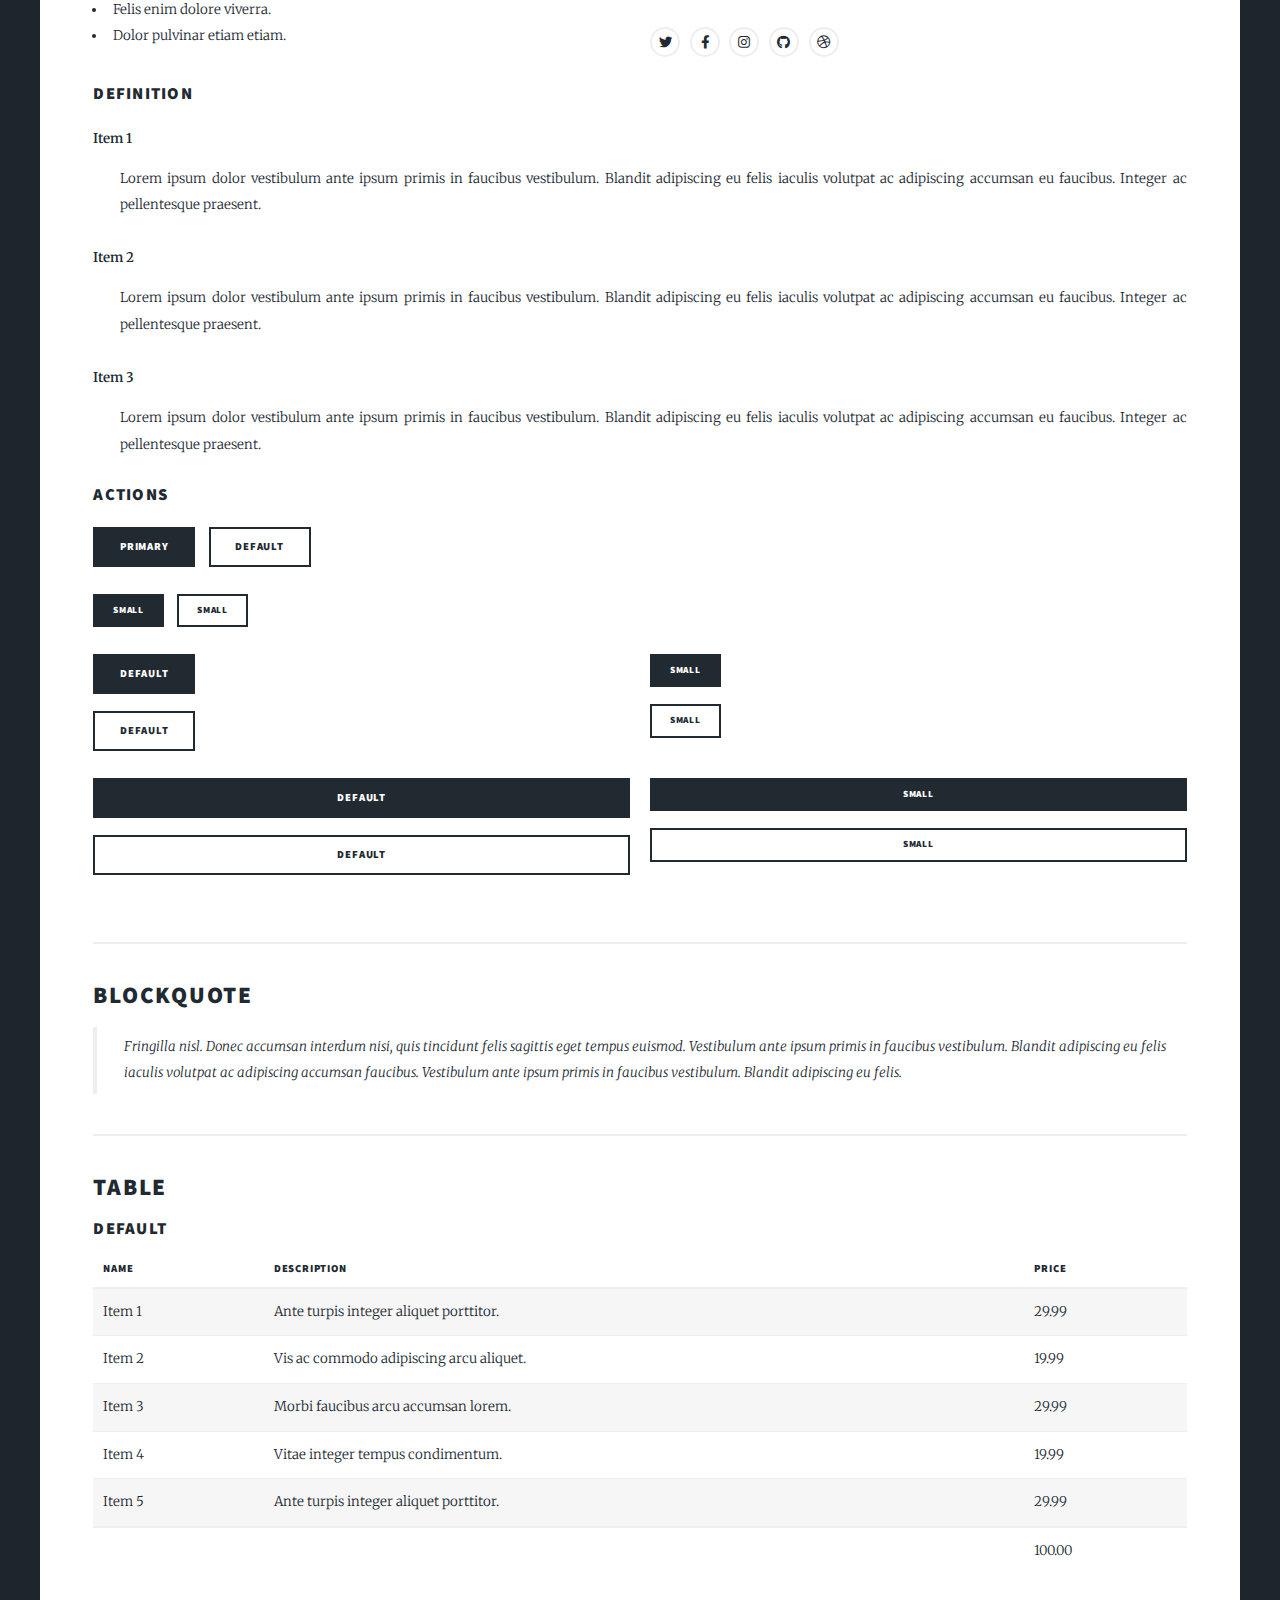
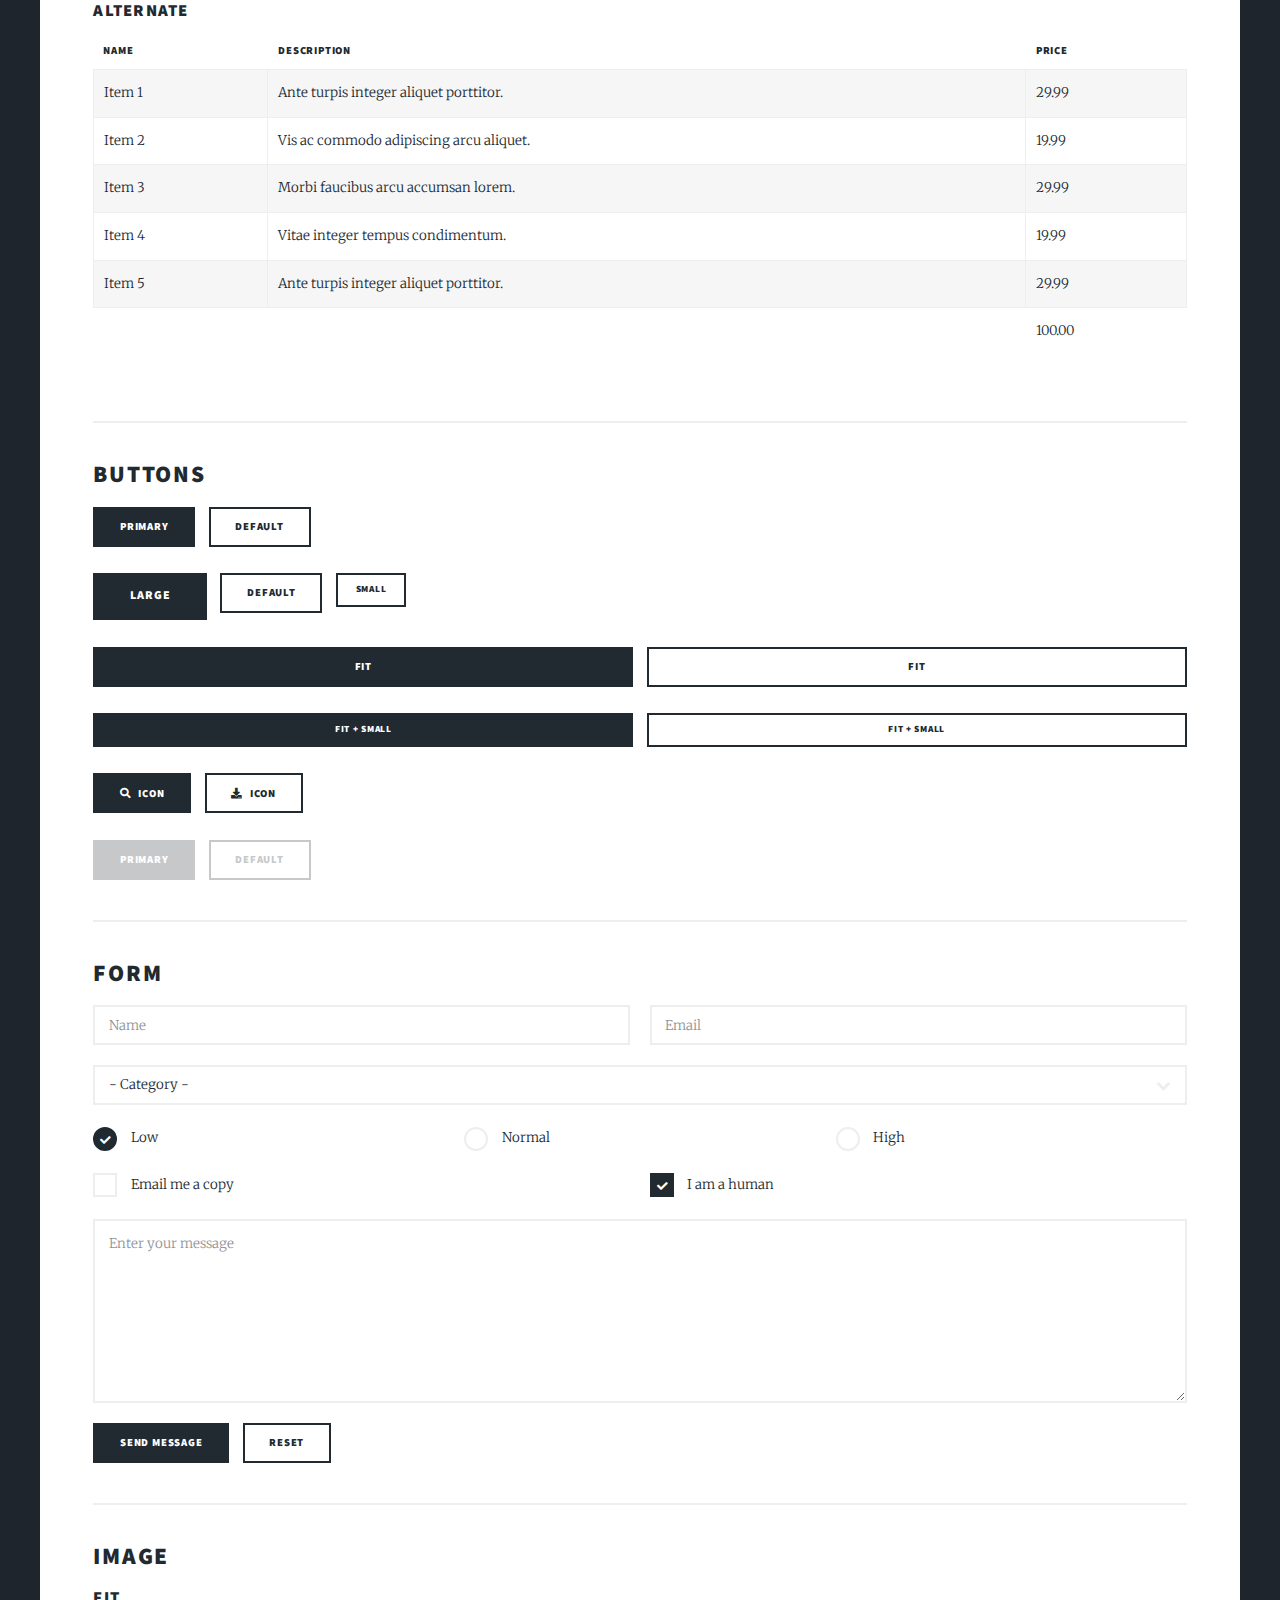
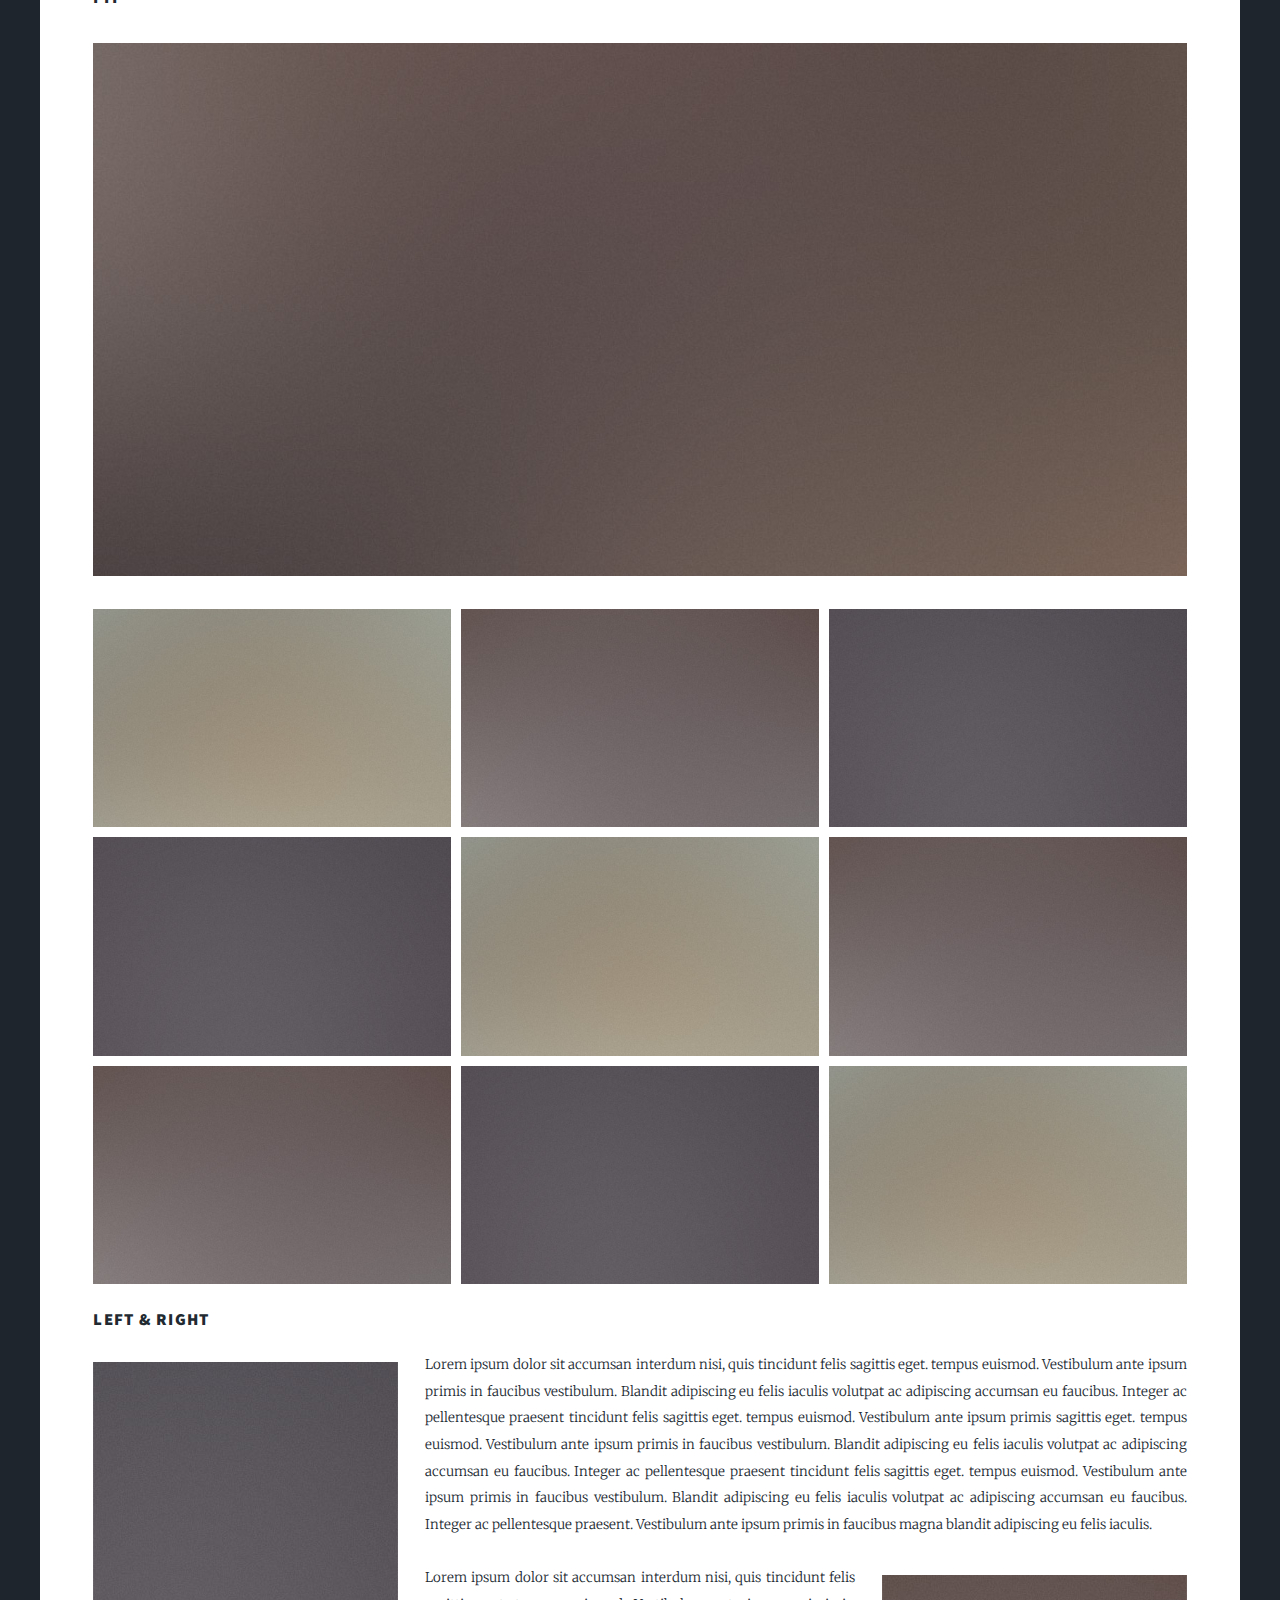
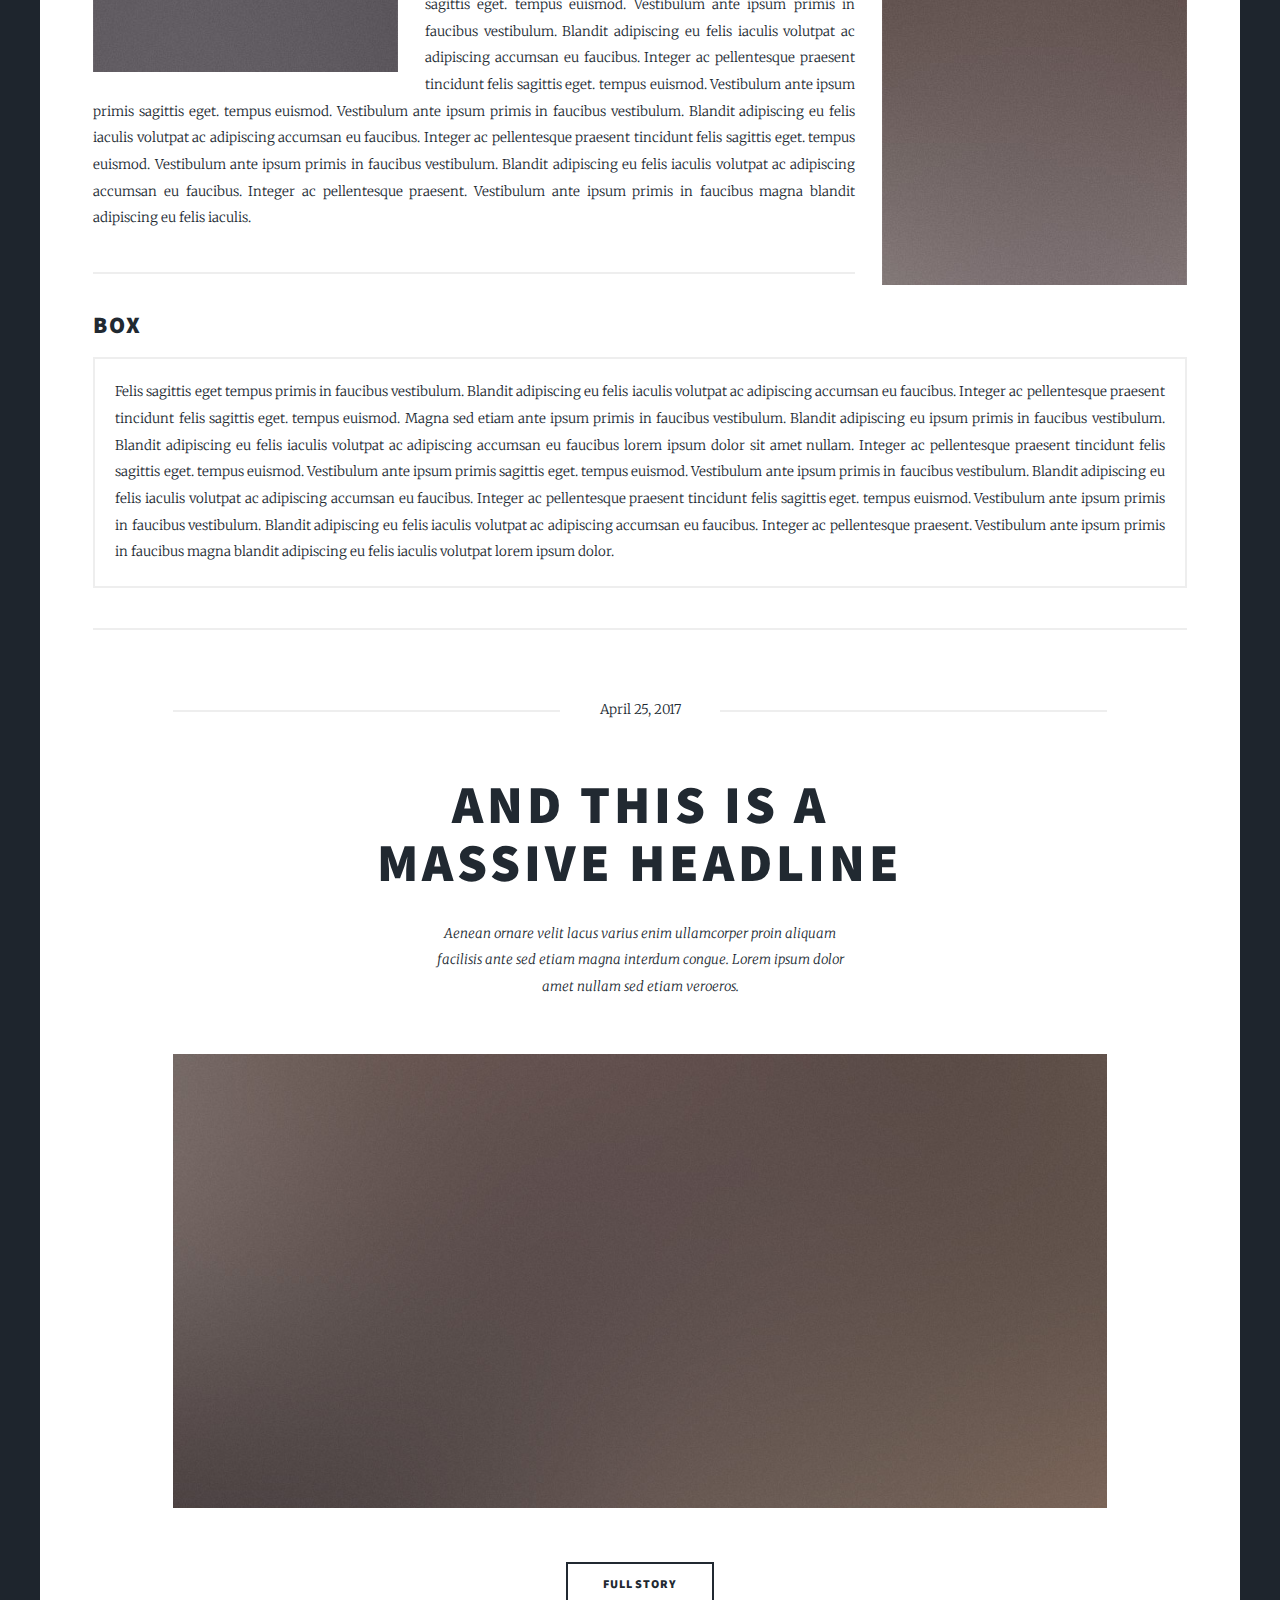
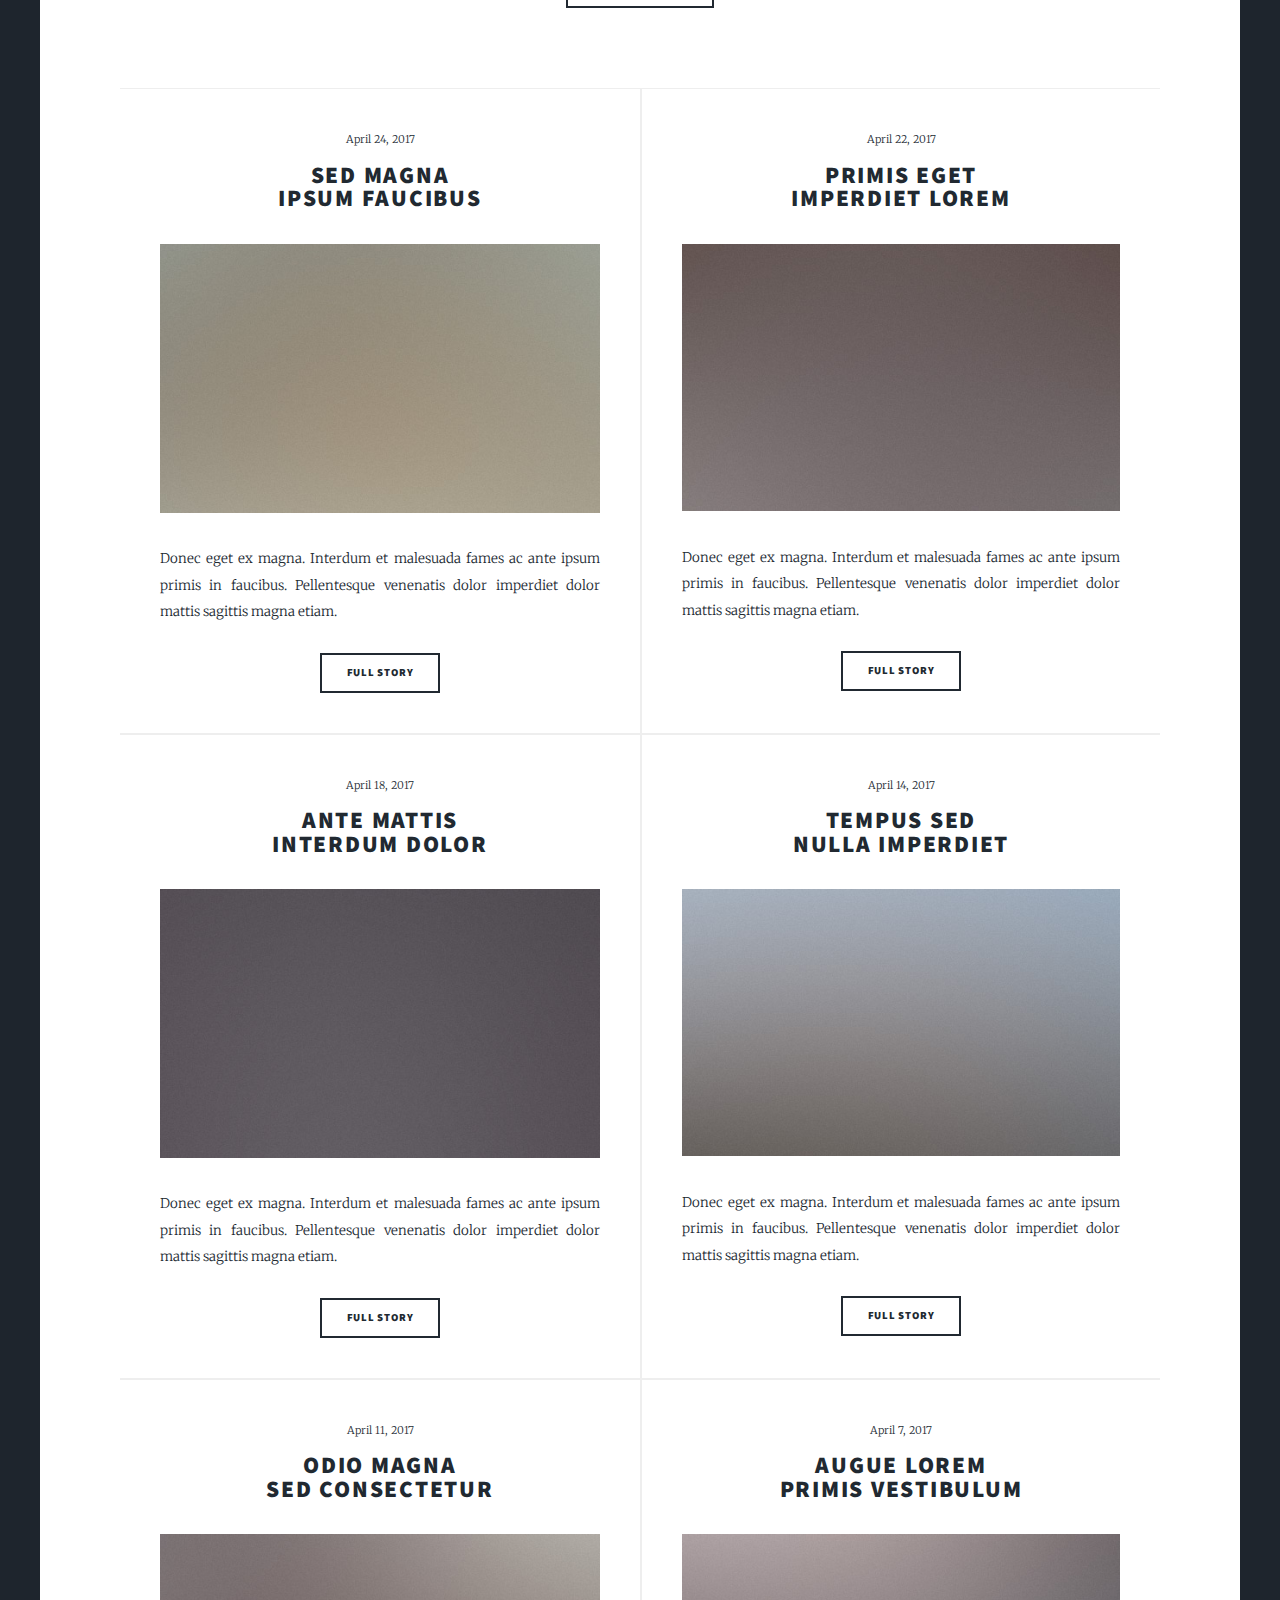
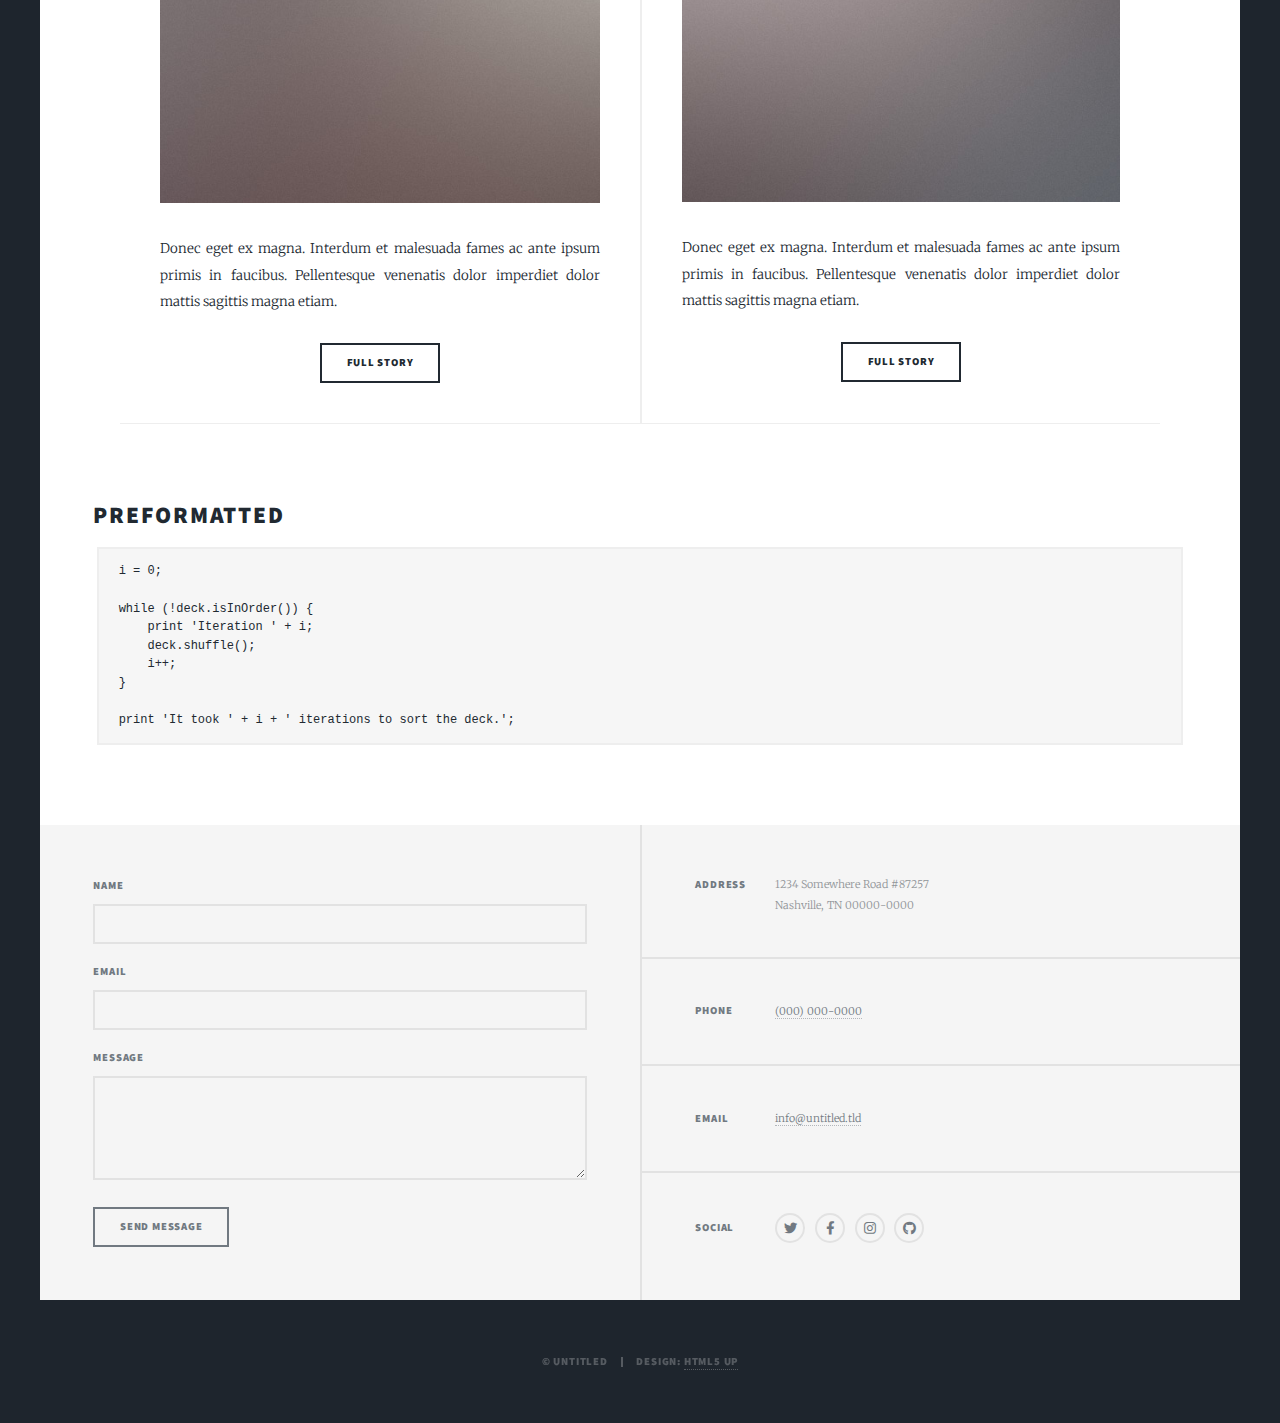
<file: index copy.html>
<!DOCTYPE HTML>
<!--
	Massively by HTML5 UP
	html5up.net | @ajlkn
	Free for personal and commercial use under the CCA 3.0 license (html5up.net/license)
-->
<html>
	<head>
		<title>Elements Reference - Massively by HTML5 UP</title>
		<meta charset="utf-8" />
		<meta name="viewport" content="width=device-width, initial-scale=1, user-scalable=no" />
		<link rel="stylesheet" href="assets/css/main.css" />
		<noscript><link rel="stylesheet" href="assets/css/noscript.css" /></noscript>
		<style>
		@import url('https://fonts.googleapis.com/css2?family=Noto+Sans+TC:wght@300&display=swap');
		</style>
	</head>
	<body class="is-preload">
		<!-- Wrapper -->
			<div id="wrapper">

				<!-- <p>&nbsp</p>
				<p>&nbsp</p> -->
				<!-- 这里可以加东西 -->
				<header id="header">
					<!-- <img src="images/welcome.png"
					alt="myart1"
					width=600px
					height=auto
					vertical-align=text-bottom> -->
				</header>

				<!-- Header -->
				<!--
					<header id="header">
						<a href="index.html" class="logo">Welcome to My Site!</a>
					</header>
				-->

				<!-- Nav -->
					<nav id="nav">
						<ul class="links">
							<li class="active"><a href="elements.html">Overview</a></li>
							<li><a href="index.html">Works</a></li>
							<li><a href="index.html">Projects</a></li>
							<li><a href="index.html">More About Me</a></li>
							<li><a href="generic.html">Resume</a></li>
						</ul>
					</nav>

				<!-- Main -->
					<div id="main">

						<!-- Post -->
							<section class="post">
								<header class="major">
									<h2><font-family: 'Noto Sans TC', sans-serif;>「范<sup>Fan</sup>伊萱<sup>YiXuan</sup>」</h2>
									<!-- <h2>Hello there, I am Cherish</h2> -->
								</header>

								<!-- Self Introduction -->
									<h2>Hello there, I am Cherish.</h2>
									<p>I am a Software Design student that passionate about <i>Design</i>,
										<strong>Marketing</strong>, <u>Data</u> and <code>Technology</code>!</p>
									<hr />

								<!-- brif intro for works and experiences -->
									<h2>About Me</h2>
									<blockquote>This is a brief page about my professional experiences.
									Mostly I am displaying an overview of my works and past/current projects.
									I have worked with several multinational brands to develop analytical capabilities and structured thinking skills.
									Currently I am also seeking new opportunities in 2021 & 2022!</blockquote>
									<hr />

									<h2>My Experiences<sup>In a brief</sup></h2>

									<!-- Recent works -->
									<div id="main">
									<!-- Posts -->
										<section class="posts">
											<article>
												<header>
													<span class="date">Apr-July, 2021</span>
													<!-- 这个#写相关的html page -->
													<h2><a href="#"> ByteDance.Inc<br />
													Marketing Intern</a></h2>
												</header>
												<!-- <a href="#" class="image fit"><img src="images/pic03.jpg" alt="" /></a> -->
												<span class="date">AI Product & Digital Analysis</span>
												<!-- <p>&nbsp</p> -->
												<!-- <ul class="actions special">
													<li><a href="#" class="button">Full Story</a></li>
												</ul> -->
											</article>
											<article>
												<header>
													<span class="date">Oct-Dec, 2020</span>
													<h2><a href="#"> L'Oréal China<br />
													E-commerce Intern</a></h2>
												</header>
												<!-- <a href="#" class="image fit"><img src="images/pic03.jpg" alt="" /></a> -->
												<span class="date">Campaign&Branding</span>
												<!-- <p>&nbsp</p> -->
												<!-- <ul class="actions special">
													<li><a href="#" class="button">Full Story</a></li>
												</ul> -->
											</article>
											<article>
												<header>
													<span class="date">Jan-Aug, 2021</span>
													<h2><a href="#">XiaoMi Technology<br />
													MCA Program</a></h2>
												</header>
												<!-- <a href="#" class="image fit"><img src="images/pic04.jpg" alt="" /></a> -->
												<span class="date">Recruitment&Event Operation</span>
												<p>&nbsp</p>
												<!-- <ul class="actions special">
													<li><a href="#" class="button">Full Story</a></li>
												</ul> -->
											</article>
											<article>
												<header>
													<span class="date">2018,Sep-2021,May</span>
													<h2><a href="#">QCSSA<br />
													Marketing Director</a></h2>
												</header>
												<!-- <a href="#" class="image fit"><img src="images/pic05.jpg" alt="" /></a> -->
												<span class="date">Digital Marketing&Management</span>
												<p>&nbsp</p>
												<!-- <ul class="actions special">
													<li><a href="#" class="button">Full Story</a></li>
												</ul> -->
											</article>
										</section>


										<!--
										Footer

										<footer>
										</footer>
-->

									</div>
									<hr />

									<h2>My Projects<sup>In a brief</sup></h2>


																		<pre><code>i = 0;
while (!deck.isInOrder()) {
print 'Iteration ' + i;
deck.shuffle();
i++;
}

print 'It took ' + i + ' iterations to sort the deck.';
																		</code></pre>


									<header>
										<h2>Heading with a Subtitle</h2>
										<p>Lorem ipsum dolor sit amet nullam id egestas urna aliquam</p>
									</header>
									<p>Nunc lacinia ante nunc ac lobortis. Interdum adipiscing gravida odio porttitor sem non mi integer non faucibus ornare mi ut ante amet placerat aliquet. Volutpat eu sed ante lacinia sapien lorem accumsan varius montes viverra nibh in adipiscing blandit tempus accumsan.</p>
									<header>
										<h3>Heading with a Subtitle</h3>
										<p>Lorem ipsum dolor sit amet nullam id egestas urna aliquam</p>
									</header>
									<p>Nunc lacinia ante nunc ac lobortis. Interdum adipiscing gravida odio porttitor sem non mi integer non faucibus ornare mi ut ante amet placerat aliquet. Volutpat eu sed ante lacinia sapien lorem accumsan varius montes viverra nibh in adipiscing blandit tempus accumsan.</p>
									<header>
										<h4>Heading with a Subtitle</h4>
										<p>Lorem ipsum dolor sit amet nullam id egestas urna aliquam</p>
									</header>
									<p>Nunc lacinia ante nunc ac lobortis. Interdum adipiscing gravida odio porttitor sem non mi integer non faucibus ornare mi ut ante amet placerat aliquet. Volutpat eu sed ante lacinia sapien lorem accumsan varius montes viverra nibh in adipiscing blandit tempus accumsan.</p>


									<!-- sources -->
									<h2>Text</h2>
									<p>This is <b>bold</b> and this is <strong>strong</strong>. This is <i>italic</i> and this is <em>emphasized</em>.
									This is <sup>superscript</sup> text and this is <sub>subscript</sub> text.
									This is <u>underlined</u> and this is code: <code>for (;;) { ... }</code>.
									Finally, this is a <a href="#">link</a>.</p>
									<hr />
									<h2>Heading Level 2</h2>
									<h3>Heading Level 3</h3>
									<h4>Heading Level 4</h4>
									<h5>Heading Level 5</h5>
									<h6>Heading Level 6</h6>
									<hr />
									<header>
										<h2>Heading with a Subtitle</h2>
										<p>Lorem ipsum dolor sit amet nullam id egestas urna aliquam</p>
									</header>
									<p>Nunc lacinia ante nunc ac lobortis. Interdum adipiscing gravida odio porttitor sem non mi integer non faucibus ornare mi ut ante amet placerat aliquet. Volutpat eu sed ante lacinia sapien lorem accumsan varius montes viverra nibh in adipiscing blandit tempus accumsan.</p>
									<header>
										<h3>Heading with a Subtitle</h3>
										<p>Lorem ipsum dolor sit amet nullam id egestas urna aliquam</p>
									</header>
									<p>Nunc lacinia ante nunc ac lobortis. Interdum adipiscing gravida odio porttitor sem non mi integer non faucibus ornare mi ut ante amet placerat aliquet. Volutpat eu sed ante lacinia sapien lorem accumsan varius montes viverra nibh in adipiscing blandit tempus accumsan.</p>
									<header>
										<h4>Heading with a Subtitle</h4>
										<p>Lorem ipsum dolor sit amet nullam id egestas urna aliquam</p>
									</header>
									<p>Nunc lacinia ante nunc ac lobortis. Interdum adipiscing gravida odio porttitor sem non mi integer non faucibus ornare mi ut ante amet placerat aliquet. Volutpat eu sed ante lacinia sapien lorem accumsan varius montes viverra nibh in adipiscing blandit tempus accumsan.</p>

									<hr />


								<!-- Lists -->
									<h2>Lists</h2>
									<div class="row">
										<div class="col-6 col-12-small">

											<h3>Unordered</h3>
											<ul>
												<li>Dolor pulvinar etiam.</li>
												<li>Sagittis lorem eleifend.</li>
												<li>Felis feugiat dolore viverra.</li>
												<li>Dolor pulvinar etiam.</li>
											</ul>

											<h3>Alternate</h3>
											<ul class="alt">
												<li>Dolor pulvinar etiam etiam.</li>
												<li>Sagittis adipiscing eleifend.</li>
												<li>Felis enim dolore viverra.</li>
												<li>Dolor pulvinar etiam etiam.</li>
											</ul>

										</div>
										<div class="col-6 col-12-small">

											<h3>Ordered</h3>
											<ol>
												<li>Dolor pulvinar etiam.</li>
												<li>Etiam vel felis at viverra.</li>
												<li>Felis enim feugiat magna.</li>
												<li>Etiam vel felis nullam.</li>
												<li>Felis enim et tempus.</li>
											</ol>

											<h3>Icons</h3>
											<ul class="icons">
												<li><a href="#" class="icon brands fa-twitter"><span class="label">Twitter</span></a></li>
												<li><a href="#" class="icon brands fa-facebook-f"><span class="label">Facebook</span></a></li>
												<li><a href="#" class="icon brands fa-instagram"><span class="label">Instagram</span></a></li>
												<li><a href="#" class="icon brands fa-github"><span class="label">Github</span></a></li>
												<li><a href="#" class="icon brands fa-dribbble"><span class="label">Dribbble</span></a></li>
											</ul>
											<ul class="icons alt">
												<li><a href="#" class="icon brands alt fa-twitter"><span class="label">Twitter</span></a></li>
												<li><a href="#" class="icon brands alt fa-facebook-f"><span class="label">Facebook</span></a></li>
												<li><a href="#" class="icon brands alt fa-instagram"><span class="label">Instagram</span></a></li>
												<li><a href="#" class="icon brands alt fa-github"><span class="label">Github</span></a></li>
												<li><a href="#" class="icon brands alt fa-dribbble"><span class="label">Dribbble</span></a></li>
											</ul>

										</div>
									</div>
									<h3>Definition</h3>
									<dl>
										<dt>Item 1</dt>
										<dd>
											<p>Lorem ipsum dolor vestibulum ante ipsum primis in faucibus vestibulum. Blandit adipiscing eu felis iaculis volutpat ac adipiscing accumsan eu faucibus. Integer ac pellentesque praesent.</p>
										</dd>
										<dt>Item 2</dt>
										<dd>
											<p>Lorem ipsum dolor vestibulum ante ipsum primis in faucibus vestibulum. Blandit adipiscing eu felis iaculis volutpat ac adipiscing accumsan eu faucibus. Integer ac pellentesque praesent.</p>
										</dd>
										<dt>Item 3</dt>
										<dd>
											<p>Lorem ipsum dolor vestibulum ante ipsum primis in faucibus vestibulum. Blandit adipiscing eu felis iaculis volutpat ac adipiscing accumsan eu faucibus. Integer ac pellentesque praesent.</p>
										</dd>
									</dl>

									<h3>Actions</h3>
									<ul class="actions">
										<li><a href="#" class="button primary">Primary</a></li>
										<li><a href="#" class="button">Default</a></li>
									</ul>
									<ul class="actions small">
										<li><a href="#" class="button primary small">Small</a></li>
										<li><a href="#" class="button small">Small</a></li>
									</ul>
									<div class="row">
										<div class="col-6 col-12-small">
											<ul class="actions stacked">
												<li><a href="#" class="button primary">Default</a></li>
												<li><a href="#" class="button">Default</a></li>
											</ul>
										</div>
										<div class="col-6 col-12-small">
											<ul class="actions stacked">
												<li><a href="#" class="button primary small">Small</a></li>
												<li><a href="#" class="button small">Small</a></li>
											</ul>
										</div>
									</div>
									<div class="row">
										<div class="col-6 col-12-small">
											<ul class="actions stacked">
												<li><a href="#" class="button primary fit">Default</a></li>
												<li><a href="#" class="button fit">Default</a></li>
											</ul>
										</div>
										<div class="col-6 col-12-small">
											<ul class="actions stacked">
												<li><a href="#" class="button primary small fit">Small</a></li>
												<li><a href="#" class="button small fit">Small</a></li>
											</ul>
										</div>
									</div>

									<hr />

								<!-- Blockquote -->
									<h2>Blockquote</h2>
									<blockquote>Fringilla nisl. Donec accumsan interdum nisi, quis tincidunt felis sagittis eget tempus euismod. Vestibulum ante ipsum primis in faucibus vestibulum. Blandit adipiscing eu felis iaculis volutpat ac adipiscing accumsan faucibus. Vestibulum ante ipsum primis in faucibus vestibulum. Blandit adipiscing eu felis.</blockquote>

									<hr />

								<!-- Table -->
									<h2>Table</h2>

									<h3>Default</h3>
									<div class="table-wrapper">
										<table>
											<thead>
												<tr>
													<th>Name</th>
													<th>Description</th>
													<th>Price</th>
												</tr>
											</thead>
											<tbody>
												<tr>
													<td>Item 1</td>
													<td>Ante turpis integer aliquet porttitor.</td>
													<td>29.99</td>
												</tr>
												<tr>
													<td>Item 2</td>
													<td>Vis ac commodo adipiscing arcu aliquet.</td>
													<td>19.99</td>
												</tr>
												<tr>
													<td>Item 3</td>
													<td> Morbi faucibus arcu accumsan lorem.</td>
													<td>29.99</td>
												</tr>
												<tr>
													<td>Item 4</td>
													<td>Vitae integer tempus condimentum.</td>
													<td>19.99</td>
												</tr>
												<tr>
													<td>Item 5</td>
													<td>Ante turpis integer aliquet porttitor.</td>
													<td>29.99</td>
												</tr>
											</tbody>
											<tfoot>
												<tr>
													<td colspan="2"></td>
													<td>100.00</td>
												</tr>
											</tfoot>
										</table>
									</div>

									<h3>Alternate</h3>
									<div class="table-wrapper">
										<table class="alt">
											<thead>
												<tr>
													<th>Name</th>
													<th>Description</th>
													<th>Price</th>
												</tr>
											</thead>
											<tbody>
												<tr>
													<td>Item 1</td>
													<td>Ante turpis integer aliquet porttitor.</td>
													<td>29.99</td>
												</tr>
												<tr>
													<td>Item 2</td>
													<td>Vis ac commodo adipiscing arcu aliquet.</td>
													<td>19.99</td>
												</tr>
												<tr>
													<td>Item 3</td>
													<td> Morbi faucibus arcu accumsan lorem.</td>
													<td>29.99</td>
												</tr>
												<tr>
													<td>Item 4</td>
													<td>Vitae integer tempus condimentum.</td>
													<td>19.99</td>
												</tr>
												<tr>
													<td>Item 5</td>
													<td>Ante turpis integer aliquet porttitor.</td>
													<td>29.99</td>
												</tr>
											</tbody>
											<tfoot>
												<tr>
													<td colspan="2"></td>
													<td>100.00</td>
												</tr>
											</tfoot>
										</table>
									</div>

									<hr />

								<!-- Buttons -->
									<h2>Buttons</h2>
									<ul class="actions">
										<li><a href="#" class="button primary">Primary</a></li>
										<li><a href="#" class="button">Default</a></li>
									</ul>
									<ul class="actions">
										<li><a href="#" class="button primary large">Large</a></li>
										<li><a href="#" class="button">Default</a></li>
										<li><a href="#" class="button small">Small</a></li>
									</ul>
									<ul class="actions fit">
										<li><a href="#" class="button primary fit">Fit</a></li>
										<li><a href="#" class="button fit">Fit</a></li>
									</ul>
									<ul class="actions fit small">
										<li><a href="#" class="button primary fit small">Fit + Small</a></li>
										<li><a href="#" class="button fit small">Fit + Small</a></li>
									</ul>
									<ul class="actions">
										<li><a href="#" class="button primary icon solid fa-search">Icon</a></li>
										<li><a href="#" class="button icon solid fa-download">Icon</a></li>
									</ul>
									<ul class="actions">
										<li><span class="button primary disabled">Primary</span></li>
										<li><span class="button disabled">Default</span></li>
									</ul>

									<hr />

								<!-- Form -->
									<h2>Form</h2>

									<form method="post" action="#">
										<div class="row gtr-uniform">
											<div class="col-6 col-12-xsmall">
												<input type="text" name="demo-name" id="demo-name" value="" placeholder="Name" />
											</div>
											<div class="col-6 col-12-xsmall">
												<input type="email" name="demo-email" id="demo-email" value="" placeholder="Email" />
											</div>
											<!-- Break -->
											<div class="col-12">
												<select name="demo-category" id="demo-category">
													<option value="">- Category -</option>
													<option value="1">Manufacturing</option>
													<option value="1">Shipping</option>
													<option value="1">Administration</option>
													<option value="1">Human Resources</option>
												</select>
											</div>
											<!-- Break -->
											<div class="col-4 col-12-small">
												<input type="radio" id="demo-priority-low" name="demo-priority" checked>
												<label for="demo-priority-low">Low</label>
											</div>
											<div class="col-4 col-12-small">
												<input type="radio" id="demo-priority-normal" name="demo-priority">
												<label for="demo-priority-normal">Normal</label>
											</div>
											<div class="col-4 col-12-small">
												<input type="radio" id="demo-priority-high" name="demo-priority">
												<label for="demo-priority-high">High</label>
											</div>
											<!-- Break -->
											<div class="col-6 col-12-small">
												<input type="checkbox" id="demo-copy" name="demo-copy">
												<label for="demo-copy">Email me a copy</label>
											</div>
											<div class="col-6 col-12-small">
												<input type="checkbox" id="demo-human" name="demo-human" checked>
												<label for="demo-human">I am a human</label>
											</div>
											<!-- Break -->
											<div class="col-12">
												<textarea name="demo-message" id="demo-message" placeholder="Enter your message" rows="6"></textarea>
											</div>
											<!-- Break -->
											<div class="col-12">
												<ul class="actions">
													<li><input type="submit" value="Send Message" class="primary" /></li>
													<li><input type="reset" value="Reset" /></li>
												</ul>
											</div>
										</div>
									</form>

									<hr />

								<!-- Image -->
									<h2>Image</h2>

									<h3>Fit</h3>
									<span class="image fit"><img src="images/pic01.jpg" alt="" /></span>
									<div class="box alt">
										<div class="row gtr-50 gtr-uniform">
											<div class="col-4"><span class="image fit"><img src="images/pic02.jpg" alt="" /></span></div>
											<div class="col-4"><span class="image fit"><img src="images/pic03.jpg" alt="" /></span></div>
											<div class="col-4"><span class="image fit"><img src="images/pic04.jpg" alt="" /></span></div>
											<!-- Break -->
											<div class="col-4"><span class="image fit"><img src="images/pic04.jpg" alt="" /></span></div>
											<div class="col-4"><span class="image fit"><img src="images/pic02.jpg" alt="" /></span></div>
											<div class="col-4"><span class="image fit"><img src="images/pic03.jpg" alt="" /></span></div>
											<!-- Break -->
											<div class="col-4"><span class="image fit"><img src="images/pic03.jpg" alt="" /></span></div>
											<div class="col-4"><span class="image fit"><img src="images/pic04.jpg" alt="" /></span></div>
											<div class="col-4"><span class="image fit"><img src="images/pic02.jpg" alt="" /></span></div>
										</div>
									</div>

									<h3>Left &amp; Right</h3>
									<p><span class="image left"><img src="images/pic08.jpg" alt="" /></span>Lorem ipsum dolor sit accumsan interdum nisi, quis tincidunt felis sagittis eget. tempus euismod. Vestibulum ante ipsum primis in faucibus vestibulum. Blandit adipiscing eu felis iaculis volutpat ac adipiscing accumsan eu faucibus. Integer ac pellentesque praesent tincidunt felis sagittis eget. tempus euismod. Vestibulum ante ipsum primis sagittis eget. tempus euismod. Vestibulum ante ipsum primis in faucibus vestibulum. Blandit adipiscing eu felis iaculis volutpat ac adipiscing accumsan eu faucibus. Integer ac pellentesque praesent tincidunt felis sagittis eget. tempus euismod. Vestibulum ante ipsum primis in faucibus vestibulum. Blandit adipiscing eu felis iaculis volutpat ac adipiscing accumsan eu faucibus. Integer ac pellentesque praesent. Vestibulum ante ipsum primis in faucibus magna blandit adipiscing eu felis iaculis.</p>
									<p><span class="image right"><img src="images/pic09.jpg" alt="" /></span>Lorem ipsum dolor sit accumsan interdum nisi, quis tincidunt felis sagittis eget. tempus euismod. Vestibulum ante ipsum primis in faucibus vestibulum. Blandit adipiscing eu felis iaculis volutpat ac adipiscing accumsan eu faucibus. Integer ac pellentesque praesent tincidunt felis sagittis eget. tempus euismod. Vestibulum ante ipsum primis sagittis eget. tempus euismod. Vestibulum ante ipsum primis in faucibus vestibulum. Blandit adipiscing eu felis iaculis volutpat ac adipiscing accumsan eu faucibus. Integer ac pellentesque praesent tincidunt felis sagittis eget. tempus euismod. Vestibulum ante ipsum primis in faucibus vestibulum. Blandit adipiscing eu felis iaculis volutpat ac adipiscing accumsan eu faucibus. Integer ac pellentesque praesent. Vestibulum ante ipsum primis in faucibus magna blandit adipiscing eu felis iaculis.</p>

									<hr />

								<!-- Box -->
									<h2>Box</h2>
									<div class="box">
										<p>Felis sagittis eget tempus primis in faucibus vestibulum. Blandit adipiscing eu felis iaculis volutpat ac adipiscing accumsan eu faucibus. Integer ac pellentesque praesent tincidunt felis sagittis eget. tempus euismod. Magna sed etiam ante ipsum primis in faucibus vestibulum. Blandit adipiscing eu ipsum primis in faucibus vestibulum. Blandit adipiscing eu felis iaculis volutpat ac adipiscing accumsan eu faucibus lorem ipsum dolor sit amet nullam. Integer ac pellentesque praesent tincidunt felis sagittis eget. tempus euismod. Vestibulum ante ipsum primis sagittis eget. tempus euismod. Vestibulum ante ipsum primis in faucibus vestibulum. Blandit adipiscing eu felis iaculis volutpat ac adipiscing accumsan eu faucibus. Integer ac pellentesque praesent tincidunt felis sagittis eget. tempus euismod. Vestibulum ante ipsum primis in faucibus vestibulum. Blandit adipiscing eu felis iaculis volutpat ac adipiscing accumsan eu faucibus. Integer ac pellentesque praesent. Vestibulum ante ipsum primis in faucibus magna blandit adipiscing eu felis iaculis volutpat lorem ipsum dolor.</p>
									</div>

									<hr />

									<!-- Main -->
										<div id="main">

											<!-- Featured Post -->
												<article class="post featured">
													<header class="major">
														<span class="date">April 25, 2017</span>
														<h2><a href="#">And this is a<br />
														massive headline</a></h2>
														<p>Aenean ornare velit lacus varius enim ullamcorper proin aliquam<br />
														facilisis ante sed etiam magna interdum congue. Lorem ipsum dolor<br />
														amet nullam sed etiam veroeros.</p>
													</header>
													<a href="#" class="image main"><img src="images/pic01.jpg" alt="" /></a>
													<ul class="actions special">
														<li><a href="#" class="button large">Full Story</a></li>
													</ul>
												</article>

											<!-- Posts -->
												<section class="posts">
													<article>
														<header>
															<span class="date">April 24, 2017</span>
															<h2><a href="#">Sed magna<br />
															ipsum faucibus</a></h2>
														</header>
														<a href="#" class="image fit"><img src="images/pic02.jpg" alt="" /></a>
														<p>Donec eget ex magna. Interdum et malesuada fames ac ante ipsum primis in faucibus. Pellentesque venenatis dolor imperdiet dolor mattis sagittis magna etiam.</p>
														<ul class="actions special">
															<li><a href="#" class="button">Full Story</a></li>
														</ul>
													</article>
													<article>
														<header>
															<span class="date">April 22, 2017</span>
															<h2><a href="#">Primis eget<br />
															imperdiet lorem</a></h2>
														</header>
														<a href="#" class="image fit"><img src="images/pic03.jpg" alt="" /></a>
														<p>Donec eget ex magna. Interdum et malesuada fames ac ante ipsum primis in faucibus. Pellentesque venenatis dolor imperdiet dolor mattis sagittis magna etiam.</p>
														<ul class="actions special">
															<li><a href="#" class="button">Full Story</a></li>
														</ul>
													</article>
													<article>
														<header>
															<span class="date">April 18, 2017</span>
															<h2><a href="#">Ante mattis<br />
															interdum dolor</a></h2>
														</header>
														<a href="#" class="image fit"><img src="images/pic04.jpg" alt="" /></a>
														<p>Donec eget ex magna. Interdum et malesuada fames ac ante ipsum primis in faucibus. Pellentesque venenatis dolor imperdiet dolor mattis sagittis magna etiam.</p>
														<ul class="actions special">
															<li><a href="#" class="button">Full Story</a></li>
														</ul>
													</article>
													<article>
														<header>
															<span class="date">April 14, 2017</span>
															<h2><a href="#">Tempus sed<br />
															nulla imperdiet</a></h2>
														</header>
														<a href="#" class="image fit"><img src="images/pic05.jpg" alt="" /></a>
														<p>Donec eget ex magna. Interdum et malesuada fames ac ante ipsum primis in faucibus. Pellentesque venenatis dolor imperdiet dolor mattis sagittis magna etiam.</p>
														<ul class="actions special">
															<li><a href="#" class="button">Full Story</a></li>
														</ul>
													</article>
													<article>
														<header>
															<span class="date">April 11, 2017</span>
															<h2><a href="#">Odio magna<br />
															sed consectetur</a></h2>
														</header>
														<a href="#" class="image fit"><img src="images/pic06.jpg" alt="" /></a>
														<p>Donec eget ex magna. Interdum et malesuada fames ac ante ipsum primis in faucibus. Pellentesque venenatis dolor imperdiet dolor mattis sagittis magna etiam.</p>
														<ul class="actions special">
															<li><a href="#" class="button">Full Story</a></li>
														</ul>
													</article>
													<article>
														<header>
															<span class="date">April 7, 2017</span>
															<h2><a href="#">Augue lorem<br />
															primis vestibulum</a></h2>
														</header>
														<a href="#" class="image fit"><img src="images/pic07.jpg" alt="" /></a>
														<p>Donec eget ex magna. Interdum et malesuada fames ac ante ipsum primis in faucibus. Pellentesque venenatis dolor imperdiet dolor mattis sagittis magna etiam.</p>
														<ul class="actions special">
															<li><a href="#" class="button">Full Story</a></li>
														</ul>
													</article>
												</section>

												<!-- Footer -->
													<footer>
													</footer>

											</div>

								<!-- Preformatted Code -->
									<h2>Preformatted</h2>
									<pre><code>i = 0;

while (!deck.isInOrder()) {
    print 'Iteration ' + i;
    deck.shuffle();
    i++;
}

print 'It took ' + i + ' iterations to sort the deck.';
</code></pre>

							</section>

					</div>


				<!-- Footer -->
					<footer id="footer">
						<section>
							<form method="post" action="#">
								<div class="fields">
									<div class="field">
										<label for="name">Name</label>
										<input type="text" name="name" id="name" />
									</div>
									<div class="field">
										<label for="email">Email</label>
										<input type="text" name="email" id="email" />
									</div>
									<div class="field">
										<label for="message">Message</label>
										<textarea name="message" id="message" rows="3"></textarea>
									</div>
								</div>
								<ul class="actions">
									<li><input type="submit" value="Send Message" /></li>
								</ul>
							</form>
						</section>
						<section class="split contact">
							<section class="alt">
								<h3>Address</h3>
								<p>1234 Somewhere Road #87257<br />
								Nashville, TN 00000-0000</p>
							</section>
							<section>
								<h3>Phone</h3>
								<p><a href="#">(000) 000-0000</a></p>
							</section>
							<section>
								<h3>Email</h3>
								<p><a href="#">info@untitled.tld</a></p>
							</section>
							<section>
								<h3>Social</h3>
								<ul class="icons alt">
									<li><a href="#" class="icon brands alt fa-twitter"><span class="label">Twitter</span></a></li>
									<li><a href="#" class="icon brands alt fa-facebook-f"><span class="label">Facebook</span></a></li>
									<li><a href="#" class="icon brands alt fa-instagram"><span class="label">Instagram</span></a></li>
									<li><a href="#" class="icon brands alt fa-github"><span class="label">GitHub</span></a></li>
								</ul>
							</section>
						</section>
					</footer>

				<!-- Copyright -->
					<div id="copyright">
						<ul><li>&copy; Untitled</li><li>Design: <a href="https://html5up.net">HTML5 UP</a></li></ul>
					</div>

			</div>

		<!-- Scripts -->
			<script src="assets/js/jquery.min.js"></script>
			<script src="assets/js/jquery.scrollex.min.js"></script>
			<script src="assets/js/jquery.scrolly.min.js"></script>
			<script src="assets/js/browser.min.js"></script>
			<script src="assets/js/breakpoints.min.js"></script>
			<script src="assets/js/util.js"></script>
			<script src="assets/js/main.js"></script>

	</body>
</html>
</file>
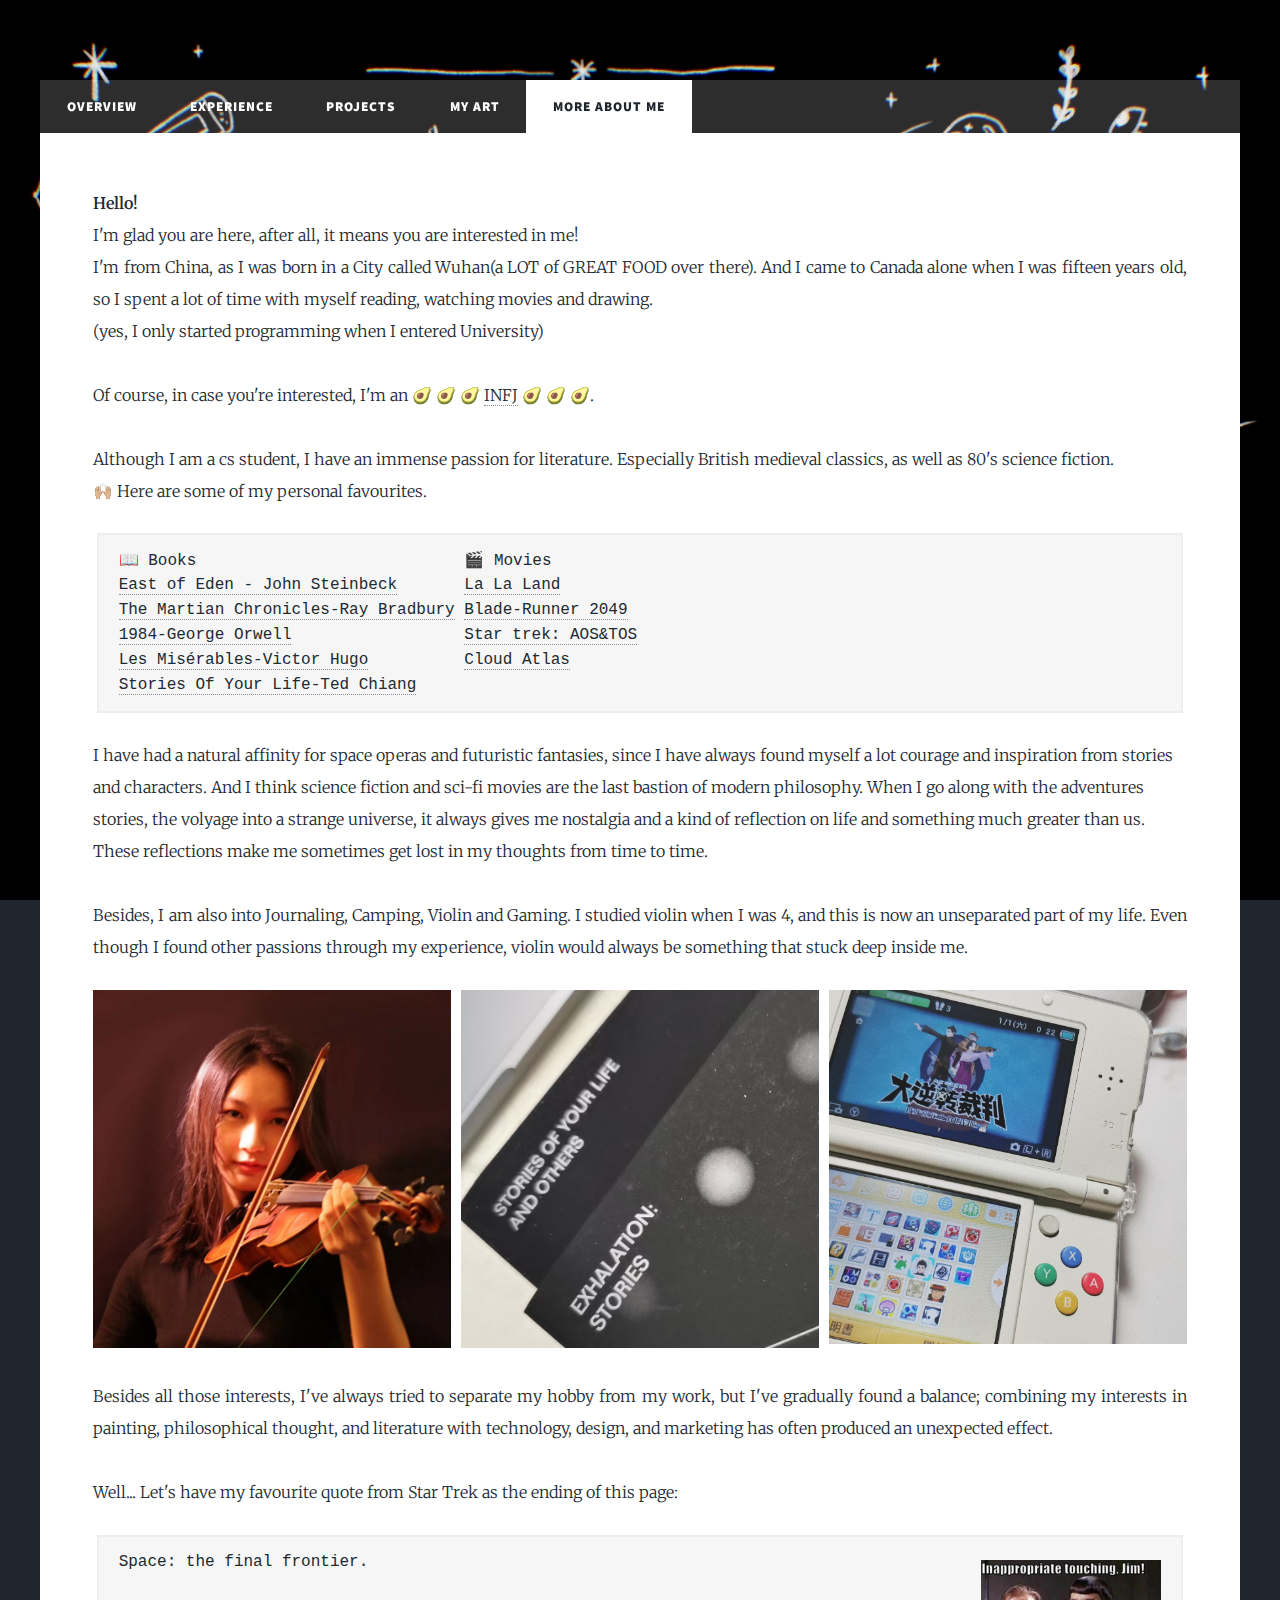
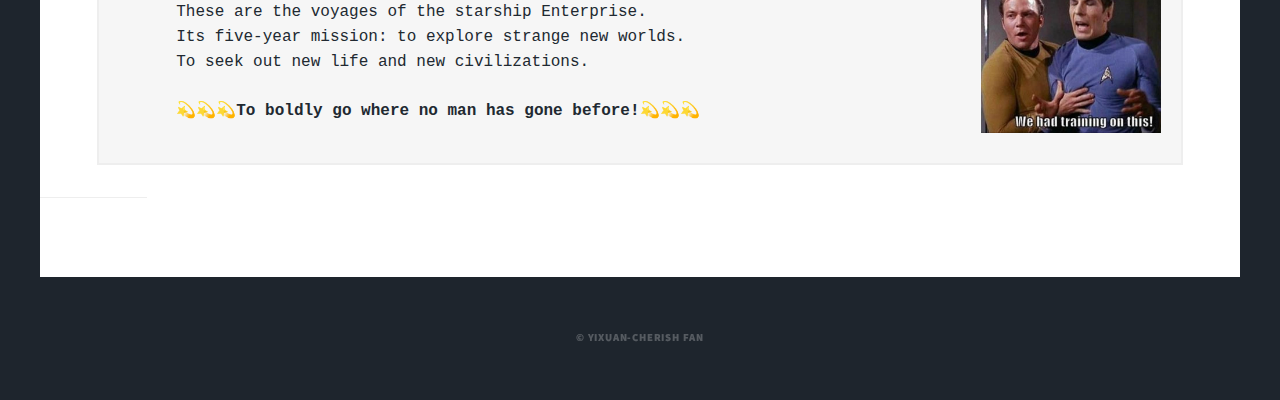
<file: me.html>
<!DOCTYPE HTML>

<html>
	<head>
		<title>🦊 More About Me!✨</title>
		<meta charset="utf-8" />
		<meta name="viewport" content="width=device-width, initial-scale=1, user-scalable=no" />
		<link rel="stylesheet" href="assets/css/main.css" />
		<noscript><link rel="stylesheet" href="assets/css/noscript.css" /></noscript>
		<style>
		@import url('https://fonts.googleapis.com/css2?family=Noto+Sans+TC:wght@300&display=swap');
		</style>
	</head>
	<body class="is-preload">
		<!-- Wrapper -->
			<div id="wrapper">
				<header id="header">
				</header>
				<nav id="nav">
					<ul class="links">
						<li><a href="index.html">Overview</a></li>
						<li><a href="experience.html">Experience</a></li>
						<li><a href="projects.html">Projects</a></li>
						<li><a href="art.html">My Art</a></li>
						<li class="active"><a href="me.html">More About Me</a></li>
					</ul>
				</nav>

				<!-- Main -->
					<div id="main">

						<!-- Post -->
							<section class="post">
								<!-- <div class="image main"><img src="images/pic01.jpg" alt="" /></div> -->
								<p><font size="+0.5">
									<b>Hello!</b><br/>
									I'm glad you are here, after all, it means you are interested in me!<br/>
I'm from China, as I was born in a City called Wuhan(a LOT of GREAT FOOD over there).
And I came to Canada alone when I was fifteen years old,
so I spent a lot of time with myself reading, watching movies and drawing.<br/>
(yes, I only started programming when I entered University)<br/>
									<br/>
									Of course, in case you're interested, I'm an 🥑 🥑 🥑 <a href="https://www.16personalities.com/infj-personality">INFJ</a> 🥑 🥑 🥑.<br/>
									<br/>
									Although I am a cs student, I have an immense passion for literature. Especially British medieval classics, as well as 80's science fiction.<br/>
									🙌🏼 Here are some of my personal favourites.</p>
										<pre><code><font size="+0.5">📖 Books          			🎬 Movies
<font size="+0.5"><a href="https://en.wikipedia.org/wiki/East_of_Eden_(novel)">East of Eden - John Steinbeck</a>	 	<a href="https://en.wikipedia.org/wiki/La_La_Land">La La Land</a></font>
<font size="+0.5"><a href="https://en.wikipedia.org/wiki/The_Martian_Chronicles">The Martian Chronicles-Ray Bradbury</a>	<a href="https://en.wikipedia.org/wiki/Blade_Runner_2049">Blade-Runner 2049</a></font>
<font size="+0.5"><a href="https://en.wikipedia.org/wiki/Nineteen_Eighty-Four">1984-George Orwell</a>			<a href="https://ca.startrek.com">Star trek: AOS&TOS</a></font>
<font size="+0.5"><a href="https://en.wikipedia.org/wiki/Les_Misérables">Les Misérables-Victor Hugo</a></font>		<a href="https://en.wikipedia.org/wiki/Cloud_Atlas_(film)">Cloud Atlas</a></font>
<font size="+0.5"><a href="https://en.wikipedia.org/wiki/Story_of_Your_Life">Stories Of Your Life-Ted Chiang</a></font>
</code></pre>

I have had a natural affinity for space operas and futuristic fantasies, since I have always found myself a lot courage and inspiration from stories and characters.
And I think science fiction and sci-fi movies are the last bastion of modern philosophy.
When I go along with the adventures stories, the volyage into a strange universe,
it always gives me nostalgia and a kind of reflection on life and something much greater than us.<br/>

These reflections make me sometimes get lost in my thoughts from time to time.<br/>
<br/>
									<p>Besides, I am also into Journaling, Camping, Violin and Gaming. I studied violin when I was 4, and this is now an unseparated part of my life. Even though I found other passions through my experience, violin would always be something that stuck deep inside me.</p>

									<div class="row gtr-50 gtr-uniform">
										<div class="col-4"><span class="image fit"><img src="images/violin.jpg" alt="" /></span></div>
										<div class="col-4"><span class="image fit"><img src="images/book.jpg" alt="" /></span></div>
										<div class="col-4"><span class="image fit"><img src="images/game.jpg" alt="" /></span></div>
									</div>
									<br/>

									<p>Besides all those interests, I've always tried to separate my hobby from my work, but I've gradually found a balance; combining my interests in painting, philosophical thought,
										and literature with technology, design, and marketing has often produced an unexpected effect.<br/>
										<br/>
										<!-- <div class="image main"><img src="images/space.jpg" alt="" /></div> -->
										Well... Let's have my favourite quote from Star Trek as the ending of this page:</p>

<pre><code><font size="+0.5">Space: the final frontier.<span class="image right" style="width:180px";><img src="images/stmeme.jpg" alt="" /></span>

	These are the voyages of the starship Enterprise.
	Its five-year mission: to explore strange new worlds.
	To seek out new life and new civilizations.

	<b>💫💫💫To boldly go where no man has gone before!💫💫💫</b>
</code></pre>
							</section>

					</div>

				<!-- Copyright -->
					<div id="copyright">
						<ul><li>&copy; Yixuan-Cherish Fan</li></ul>
					</div>

			</div>

		<!-- Scripts -->
			<script src="assets/js/jquery.min.js"></script>
			<script src="assets/js/jquery.scrollex.min.js"></script>
			<script src="assets/js/jquery.scrolly.min.js"></script>
			<script src="assets/js/browser.min.js"></script>
			<script src="assets/js/breakpoints.min.js"></script>
			<script src="assets/js/util.js"></script>
			<script src="assets/js/main.js"></script>

	</body>
</html>
</file>
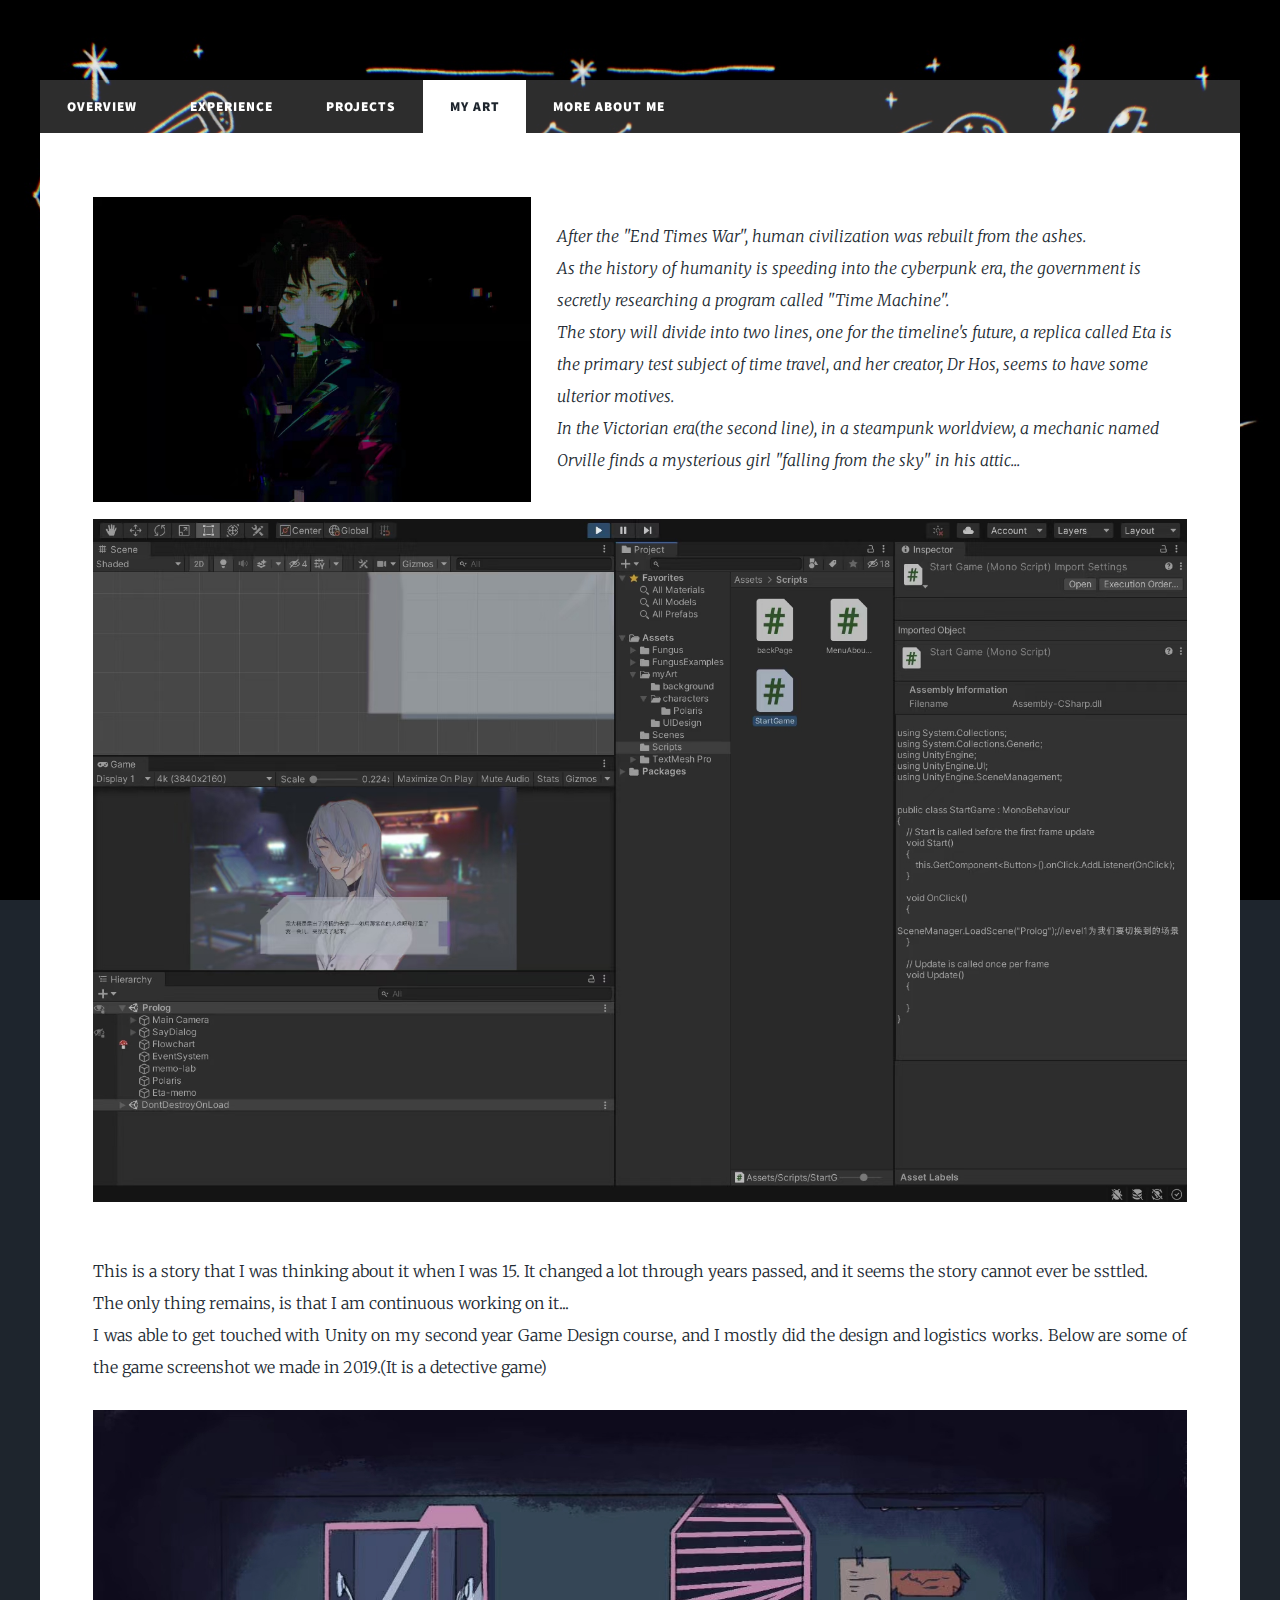
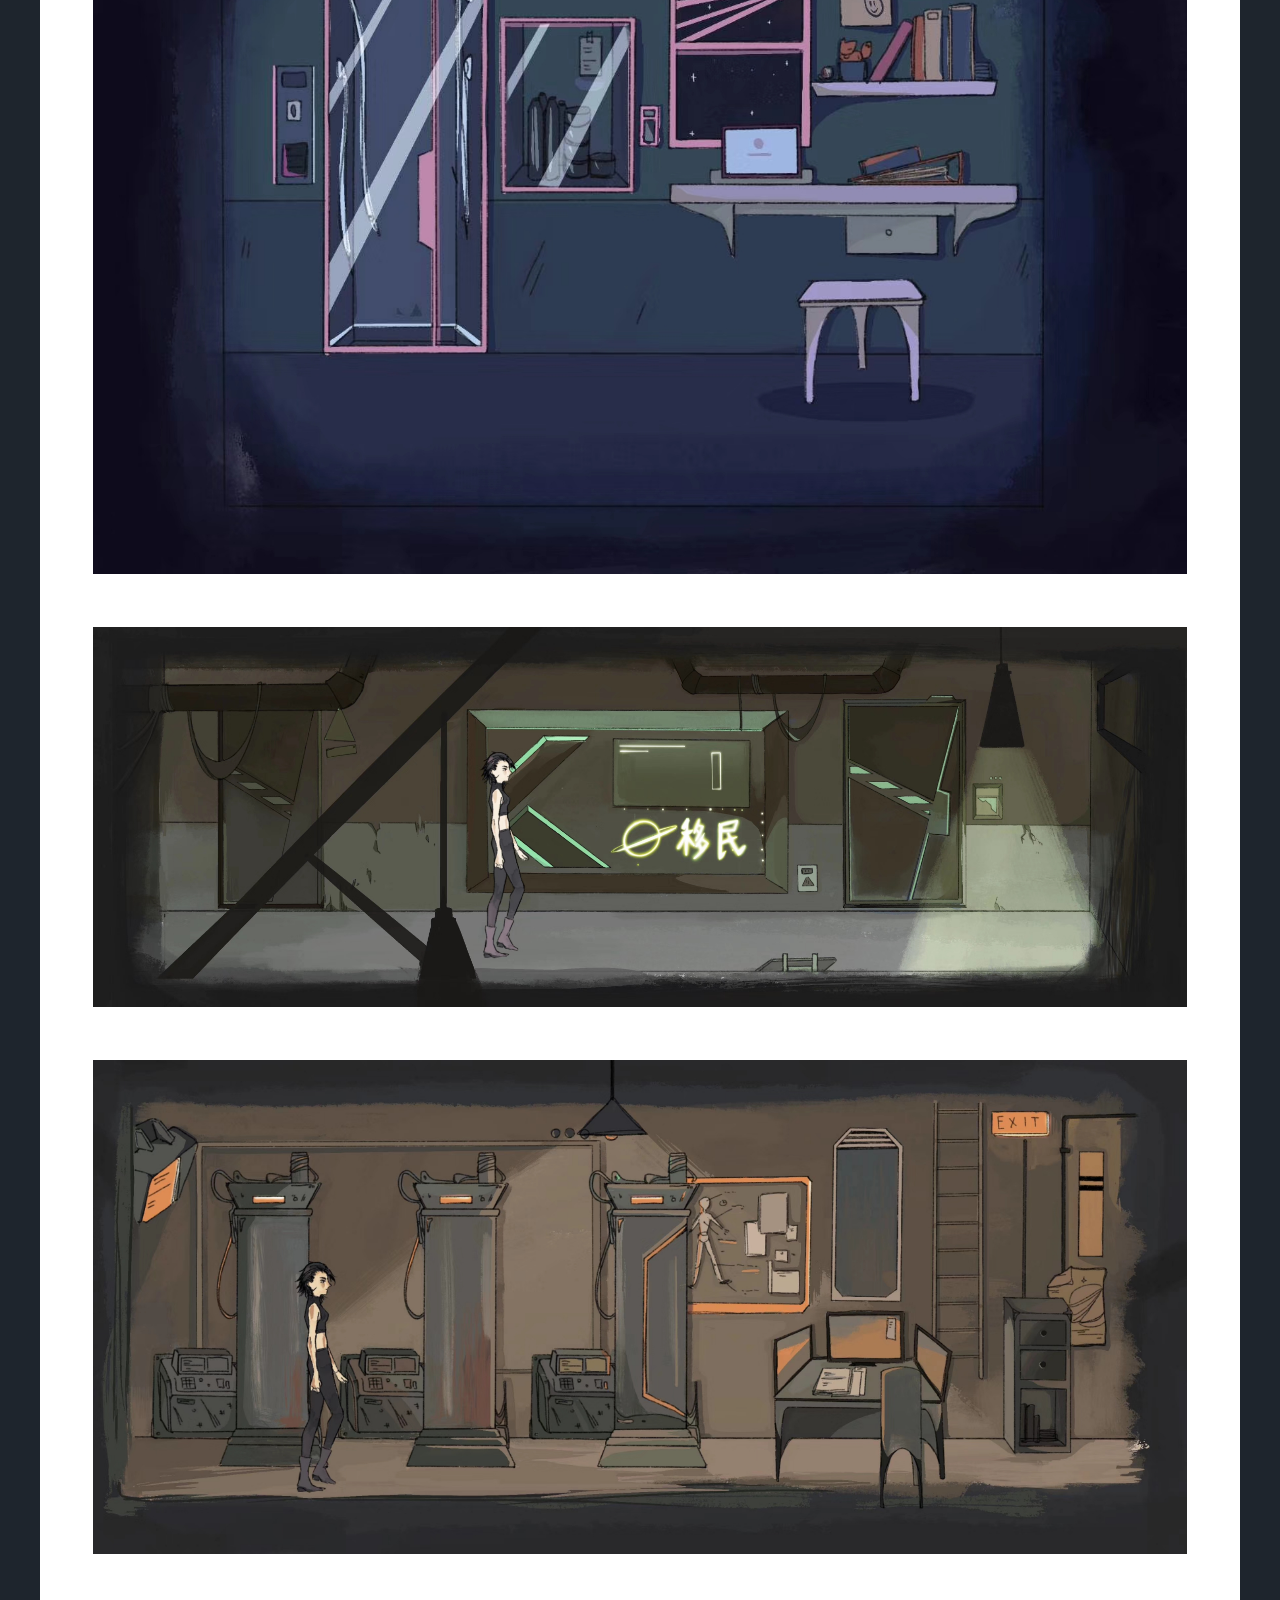
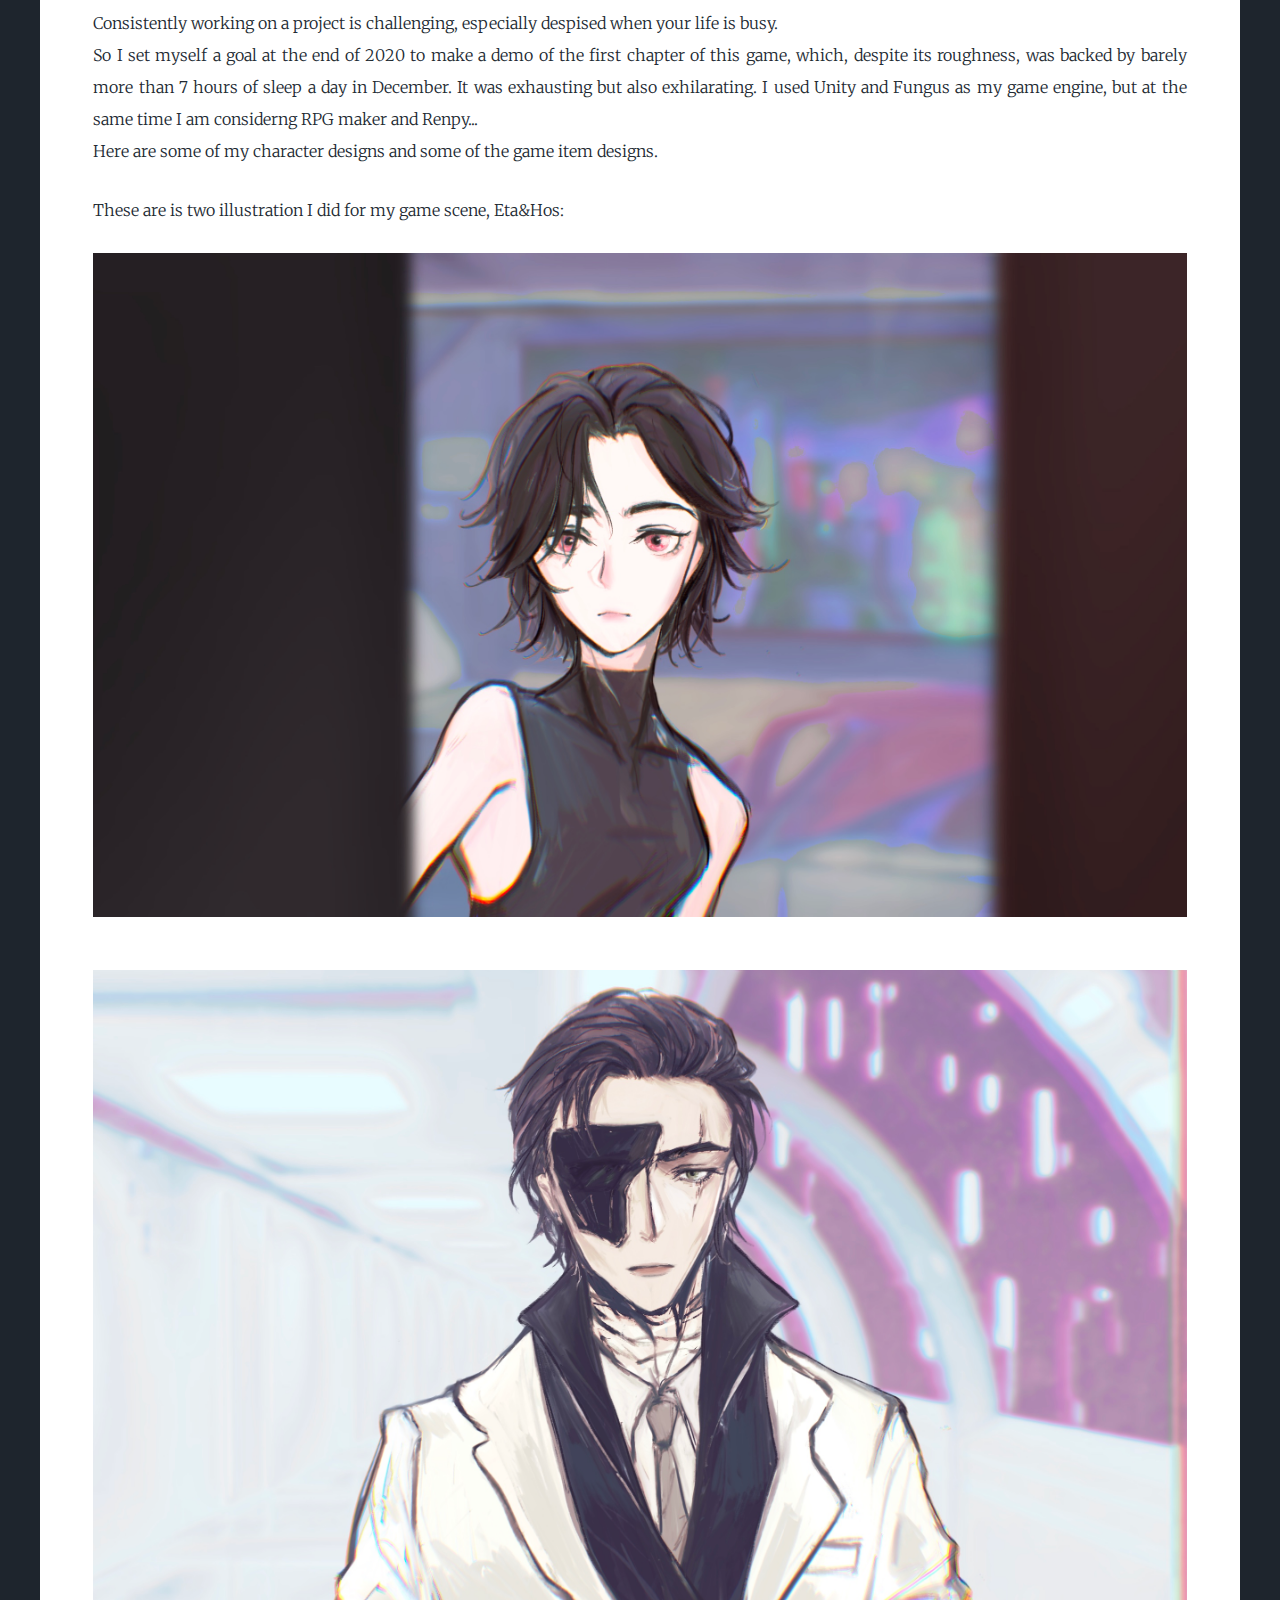
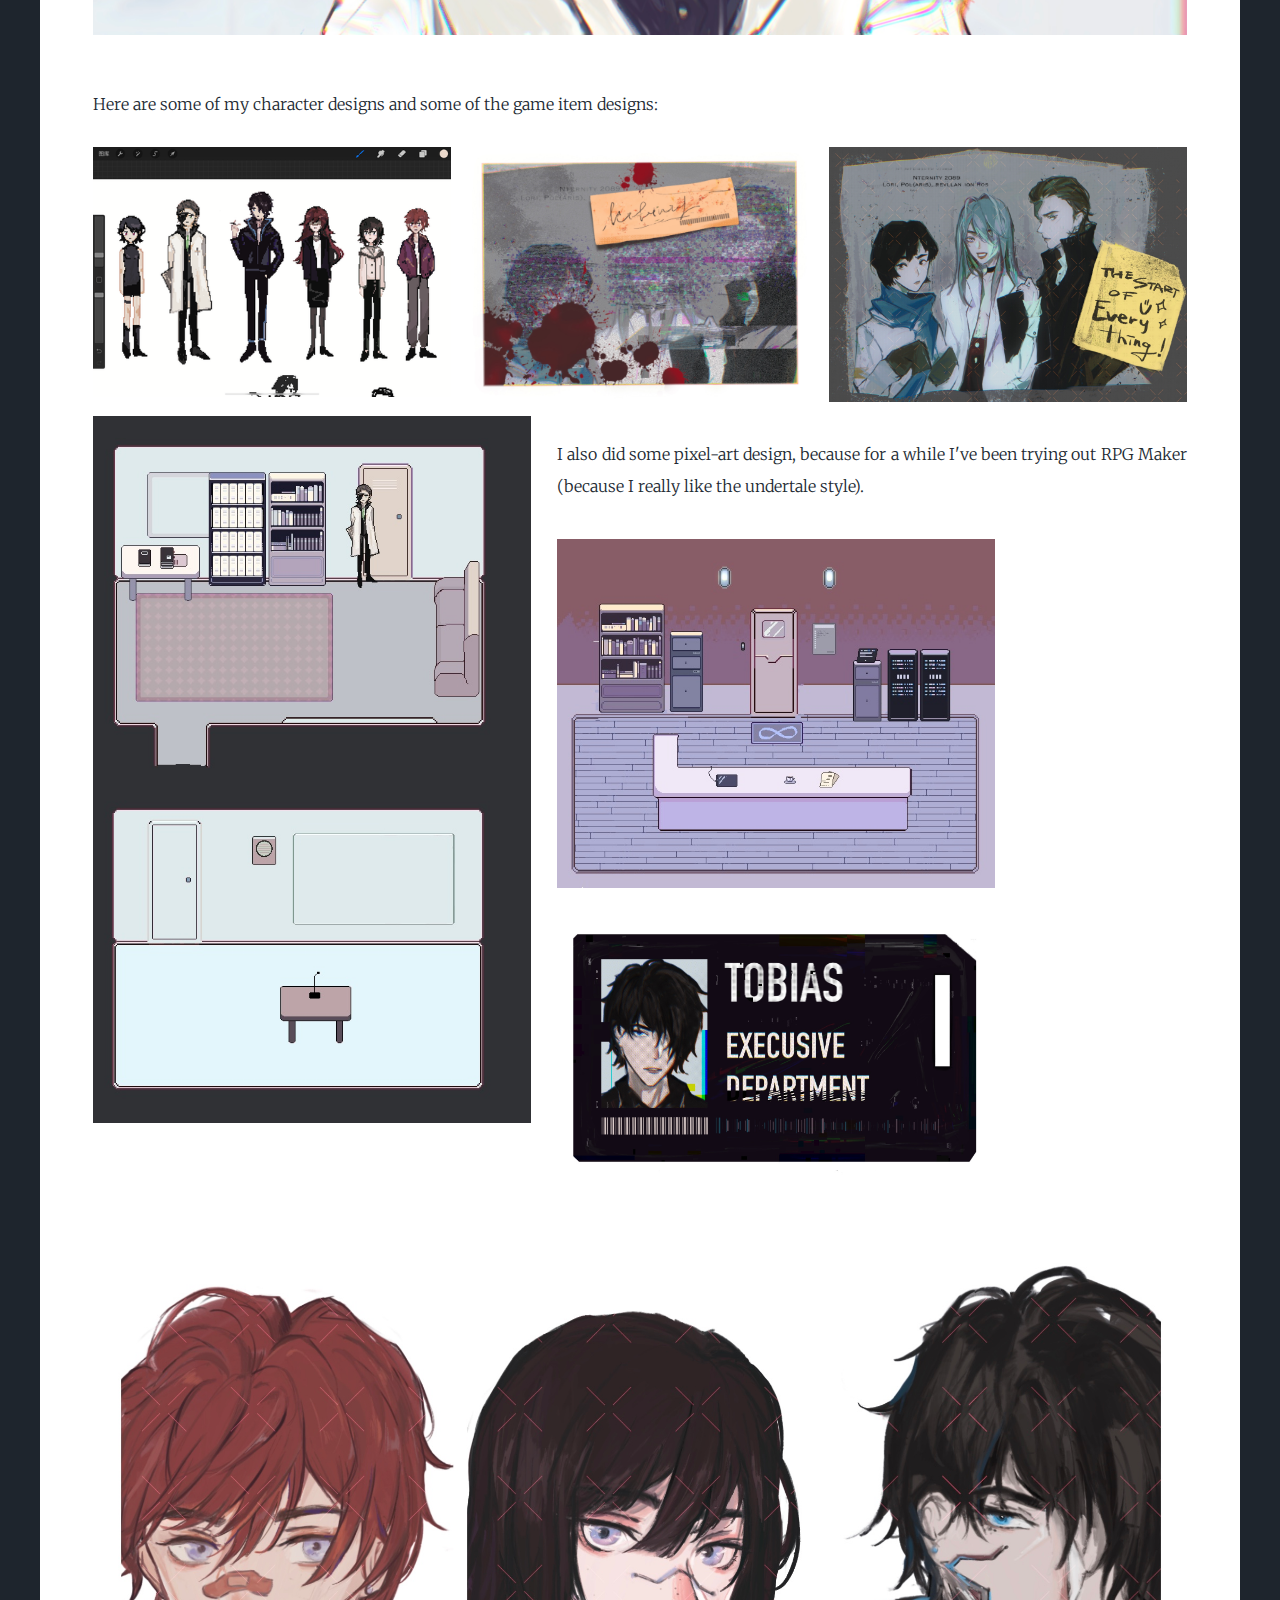
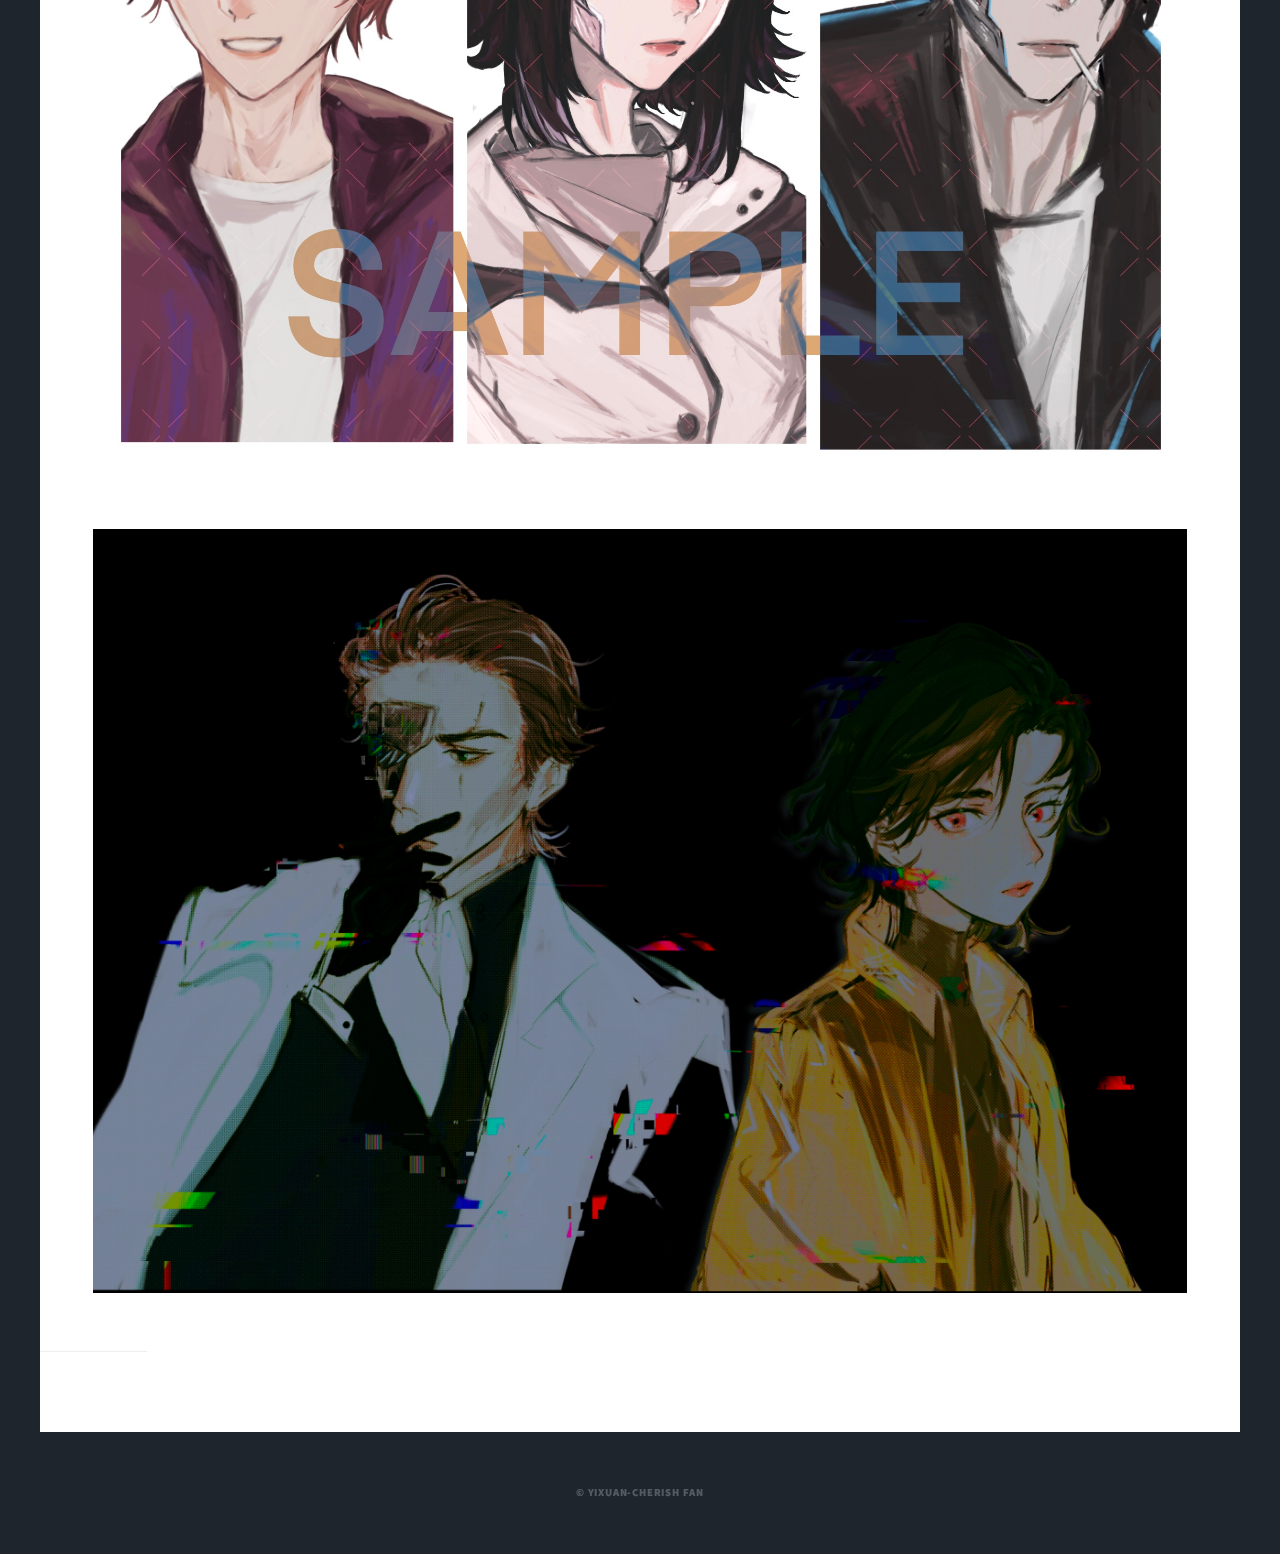
<file: Nternity.html>
<!DOCTYPE HTML>
<!--
	Massively by HTML5 UP
	html5up.net | @ajlkn
	Free for personal and commercial use under the CCA 3.0 license (html5up.net/license)
-->
<html>
	<head>
		<title>Cherish&Nternity</title>
		<meta charset="utf-8" />
		<meta name="viewport" content="width=device-width, initial-scale=1, user-scalable=no" />
		<link rel="stylesheet" href="assets/css/main.css" />
		<noscript><link rel="stylesheet" href="assets/css/noscript.css" /></noscript>
		<style>
		@import url('https://fonts.googleapis.com/css2?family=Noto+Sans+TC:wght@300&display=swap');
		</style>
	</head>
	<body class="is-preload">
		<!-- Wrapper -->
			<div id="wrapper">

				<header id="header">
				</header>

				<!-- Nav -->
				<nav id="nav">
					<ul class="links">
						<li><a href="index.html">Overview</a></li>
						<li><a href="experience.html">Experience</a></li>
						<li><a href="projects.html">Projects</a></li>
						<li class="active"><a href="art.html">My Art</a></li>
						<li><a href="index.html">More About Me</a></li>
					</ul>
				</nav>

				<!-- Main -->
					<div id="main">

						<!-- Post -->
							<section class="post">
								<div class="image left"><img src="images/game1.jpg" alt="" /></div>
								<p><font size="+0.5"><blockquote>After the "End Times War", human civilization was rebuilt from the ashes.<br/>
As the history of humanity is speeding into the cyberpunk era, the government is secretly researching a program called "Time Machine".<br/>
The story will divide into two lines, one for the timeline's future, a replica called Eta is the primary test subject of time travel, and her creator, Dr Hos, seems to have some ulterior motives.<br/>
In the Victorian era(the second line), in a steampunk worldview, a mechanic named Orville finds a mysterious girl "falling from the sky" in his attic...</blockquote></p>
								<div class="image main"><img src="images/game2.jpg" alt="" /></div>
								<p><font size="+0.5">
									This is a story that I was thinking about it when I was 15. It changed a lot through years passed, and it seems the story cannot ever be ssttled.<br/>
							The only thing remains, is that I am continuous working on it...<br/>
						I was able to get touched with Unity on my second year Game Design course, and I mostly did the design and logistics works.
						Below are some of the game screenshot we made in 2019.(It is a detective game)</p>
							<div class="image main"><img src="images/bg1.jpg" alt="" /></div>
							<div class="image main"><img src="images/bg2.jpg" alt="" /></div>
							<div class="image main"><img src="images/bg3.jpg" alt="" /></div>
								<p><font size="+0.5">
									Consistently working on a project is challenging, especially despised when your life is busy.<br/>
So I set myself a goal at the end of 2020 to make a demo of the first chapter of this game, which,
despite its roughness, was backed by barely more than 7 hours of sleep a day in December.
It was exhausting but also exhilarating.
I used Unity and Fungus as my game engine, but at the same time I am considerng RPG maker and Renpy...<br/>
Here are some of my character designs and some of the game item designs.<br/></p>

<p><font size="+0.5">These are is two illustration I did for my game scene, Eta&Hos:<br/></p>
<div class="col-4"><span class="image main"><img src="images/game5.jpg" alt="" /></span></div>
<div class="col-4"><span class="image main"><img src="images/game6.jpg" alt="" /></span></div>
<p><font size="+0.5">Here are some of my character designs and some of the game item designs:<br/></p>

									<div class="row gtr-50 gtr-uniform">
										<div class="col-4"><span class="image fit"><img src="images/game3.png" alt="" /></span></div>
										<div class="col-4"><span class="image fit"><img src="images/game9.jpg" alt="" /></span></div>
										<div class="col-4"><span class="image fit"><img src="images/game10.jpg" alt="" /></span></div>
									</div>
<div class="col-4"><span class="image left"><img src="images/game11.jpg" alt="" /></span></div>
<br/><p>I also did some pixel-art design, because for a while I've been trying out RPG Maker (because I really like the undertale style).<br/></p>
<div class="col-4"><span class="image left"><img src="images/game12.jpg" alt="" /></span></div>
<div class="col-4"><span class="image left"><img src="images/game8.jpg" alt="" /></span></div>

<div class="image main"><img src="images/game7.jpg" alt="" /></div>
									<div class="image main"><img src="images/game4.jpg" alt="" /></div>
									<p>

							</section>
							</div>

				<!-- Copyright -->
					<div id="copyright">
						<ul><li>&copy; Yixuan-Cherish Fan</li></ul>
					</div>

		<!-- Scripts -->
			<script src="assets/js/jquery.min.js"></script>
			<script src="assets/js/jquery.scrollex.min.js"></script>
			<script src="assets/js/jquery.scrolly.min.js"></script>
			<script src="assets/js/browser.min.js"></script>
			<script src="assets/js/breakpoints.min.js"></script>
			<script src="assets/js/util.js"></script>
			<script src="assets/js/main.js"></script>

	</body>





</html>
</file>
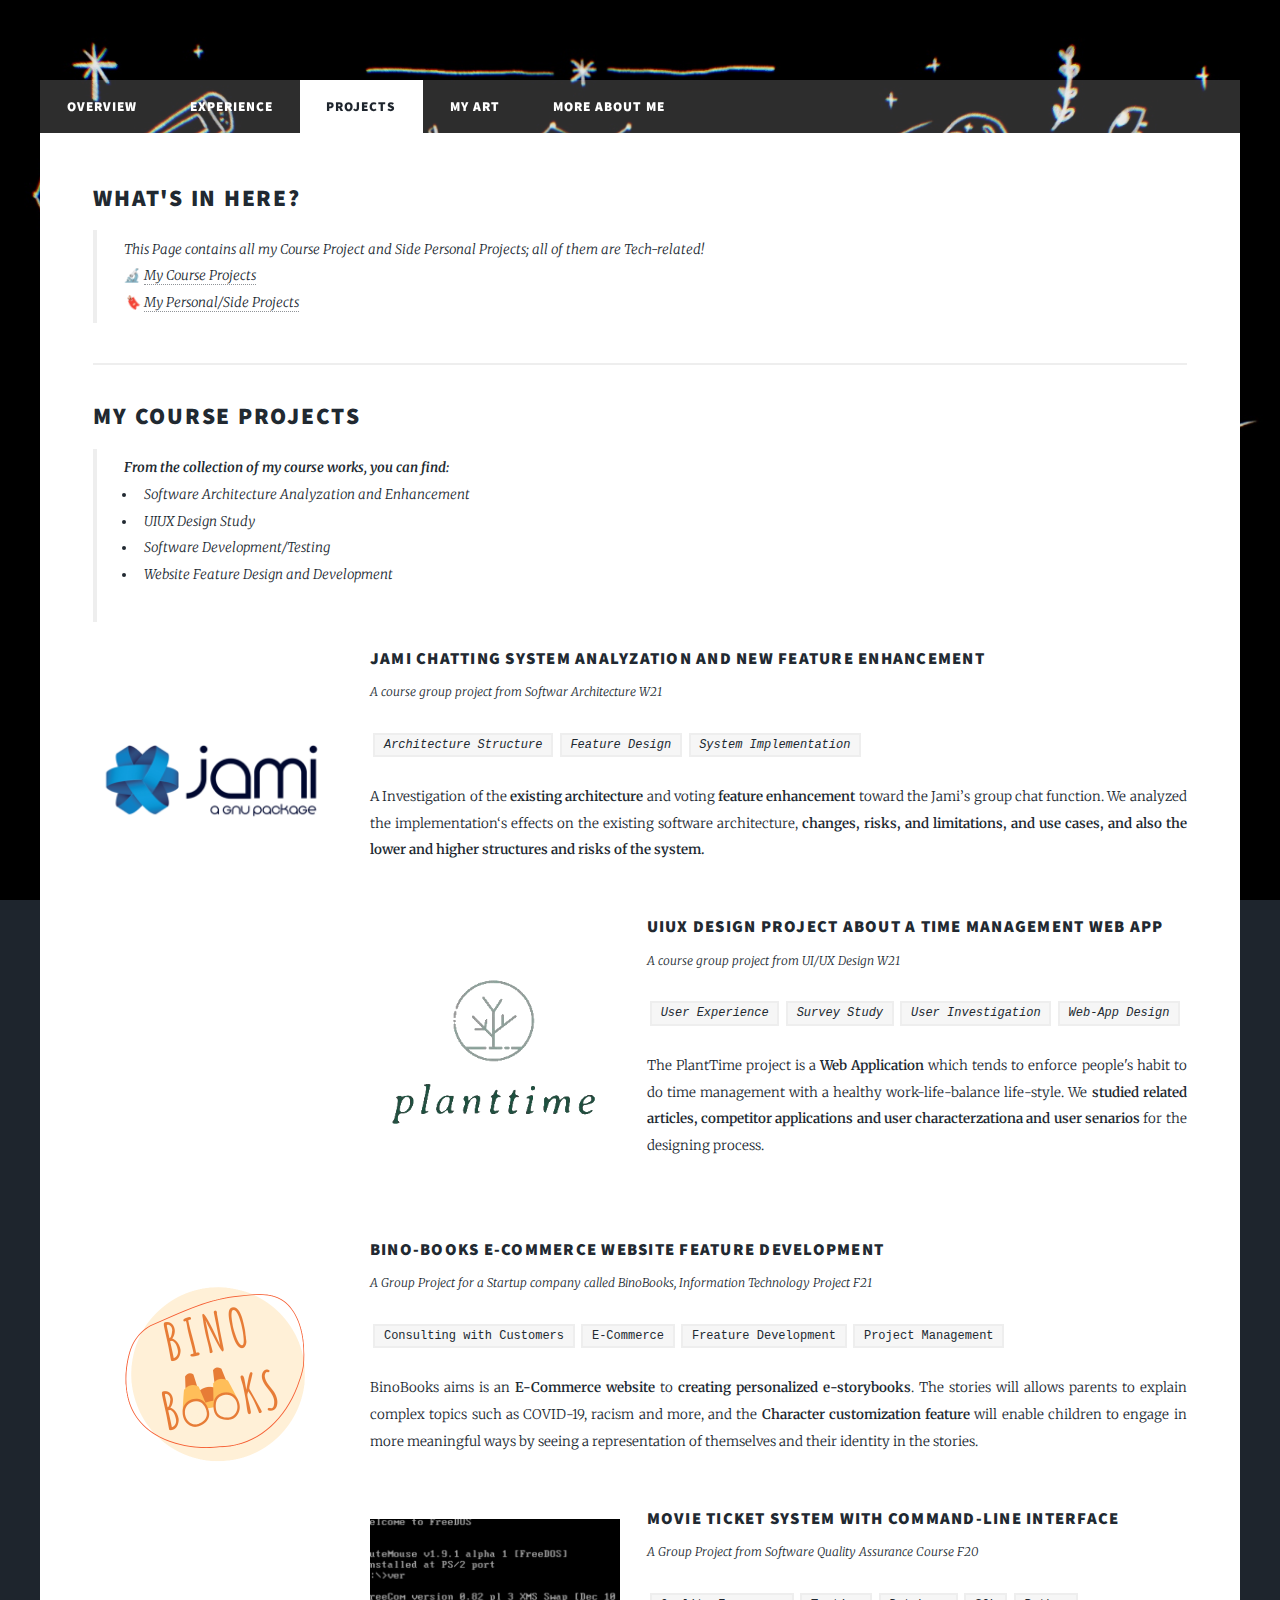
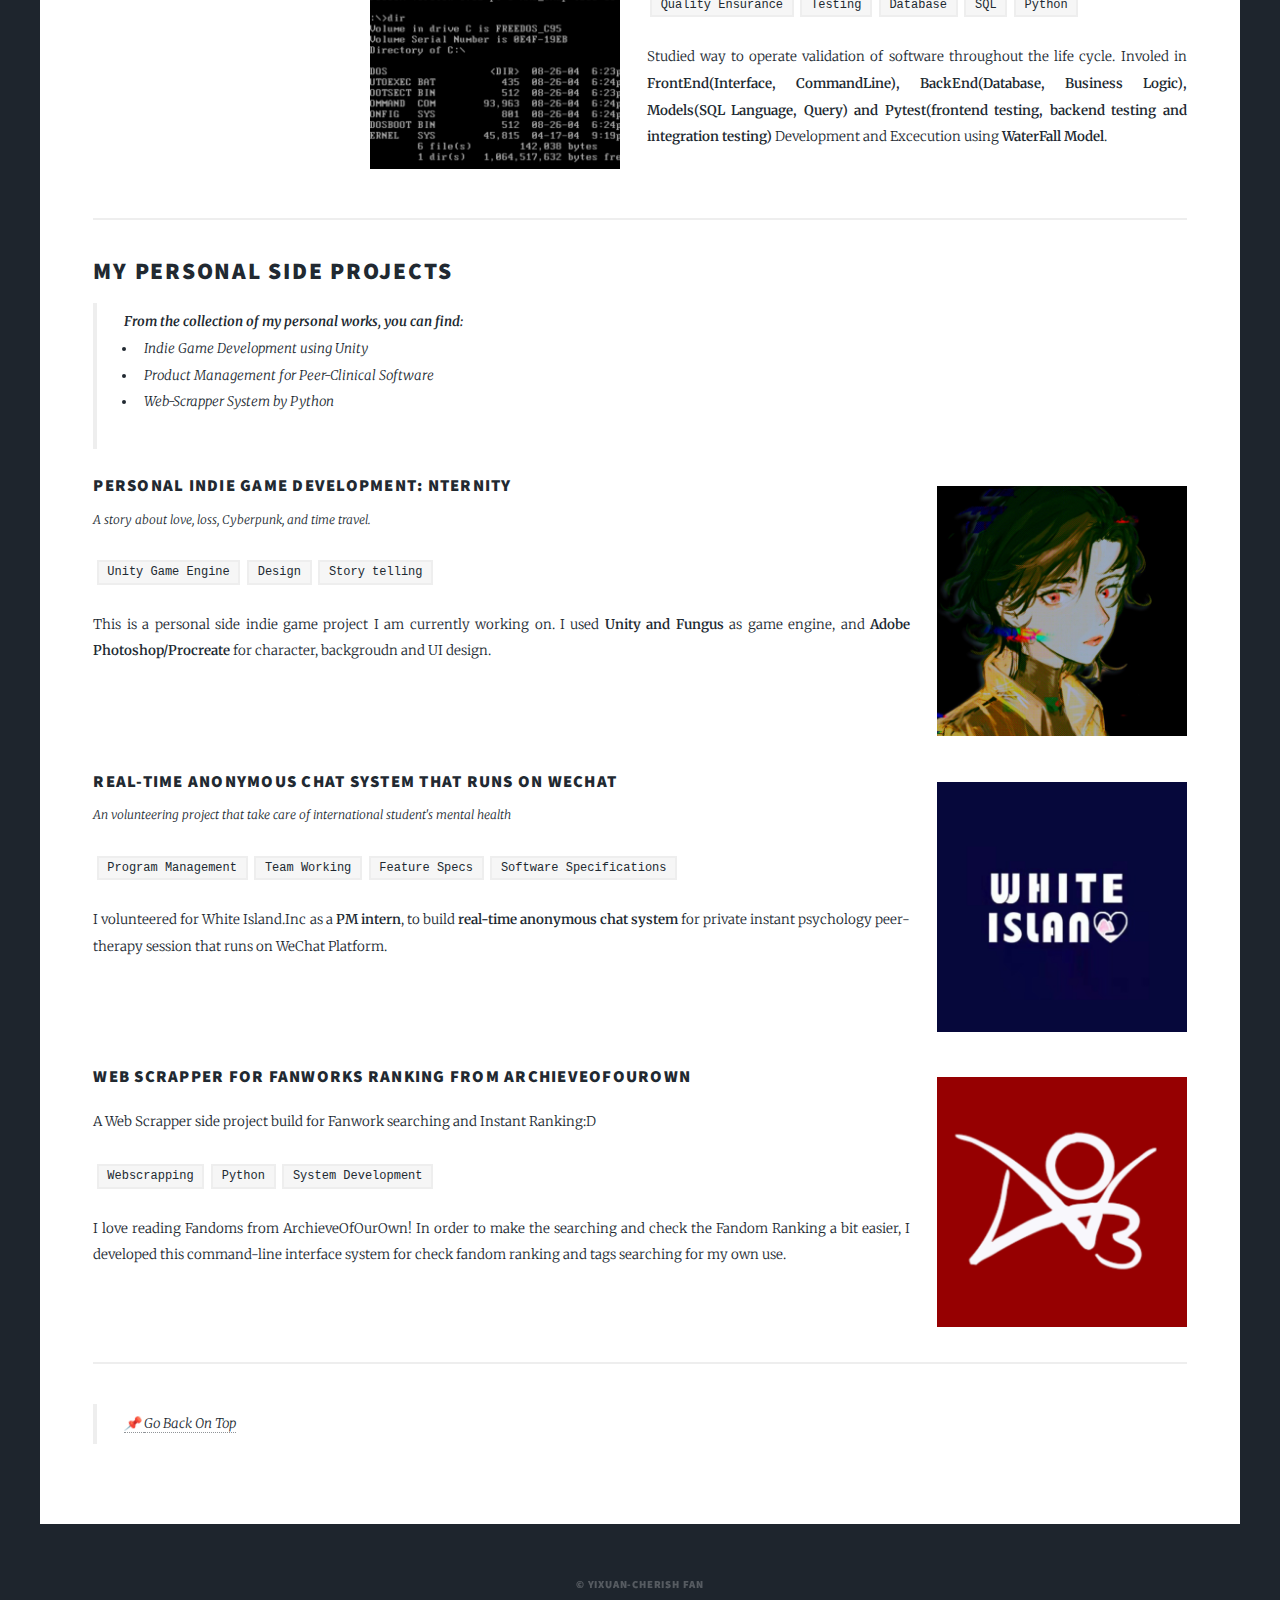
<file: projects.html>
<!DOCTYPE HTML>

<html>
	<head>
		<title>🪐 Cherish's Projects</title>
		<meta charset="utf-8" />
		<meta name="viewport" content="width=device-width, initial-scale=1, user-scalable=no" />
		<link rel="stylesheet" href="assets/css/main.css" />
		<noscript><link rel="stylesheet" href="assets/css/noscript.css" /></noscript>
		<style>
		@import url('https://fonts.googleapis.com/css2?family=Noto+Sans+TC:wght@300&display=swap');
		</style>
	</head>
	<body class="is-preload">
		<!-- Wrapper -->
			<div id="wrapper">
				<a id="Top"></a>
				<header id="header">
				</header>

				<!-- Nav -->
					<nav id="nav">
						<ul class="links">
							<li><a href="index.html">Overview</a></li>
							<li><a href="experience.html">Experience</a></li>
							<li class="active"><a href="projects.html">Projects</a></li>
							<li><a href="art.html">My Art</a></li>
							<li><a href="index.html">More About Me</a></li>
						</ul>
					</nav>

				<!-- Main -->
					<div id="main">

						<!-- Post -->
							<section class="post">

								<!-- brif intro for works and experiences -->
									<h2>What's In Here?</h2>
									<blockquote>This Page contains all my Course Project and Side Personal Projects; all of them are Tech-related!
									<br/>
									🔬 <a href="#CourseProjects">My Course Projects</a><br/>
									🔖 <a href="#OtherProjects">My Personal/Side Projects</a>
									</blockquote>

									<a id="CourseProjects"></a>
									<hr />
									<h2>My Course Projects</h2>
									<blockquote><b>From the collection of my course works, you can find:</b>
									<br/>
									<ul>
										<li>Software Architecture Analyzation and Enhancement</li>
										<li>UIUX Design Study</li>
										<li>Software Development/Testing</li>
										<li>Website Feature Design and Development</li></ul>
								</blockquote>

										<header>
											<span class="image left" style="width:250px";><img src="images/jami1.jpg" alt="" /></span>
											<h3>Jami Chatting System Analyzation and New Feature Enhancement</a></h3>
											<p>A course group project from Softwar Architecture W21</p>
											<p><code>Architecture Structure</code><code>Feature Design</code><code>System Implementation</code></p>
										</header>
										<p>A Investigation of the <b>existing architecture</b> and voting <b>feature enhancement</b> toward the Jami’s group chat function.
											We analyzed the implementation‘s effects on the existing software architecture,
											<b>changes, risks, and limitations, and use cases, and also the lower and higher structures and risks of the system.</b></p>
											<br/>
										<header>
											<span class="image left" style="width:250px";><img src="images/plantree.jpg" alt="" /></span>
											<h3>UIUX Design Project About a Time Management Web App</h3>
											<p>A course group project from UI/UX Design W21</p>
											<p><code>User Experience</code><code>Survey Study</code><code>User Investigation</code><code>Web-App Design</code></p>
										</header>
										<p>The PlantTime project is a <b>Web Application</b> which tends to enforce people's habit
											to do time management with a healthy work-life-balance life-style. We <b>studied related articles,
											competitor applications and user characterzationa and user senarios</b> for the designing process.</p>
											<br/>
											<br/>
										<header>
											<span class="image left" style="width:250px";><img src="images/binobooks.jpg" alt="" /></span>
											<h3>Bino-Books E-Commerce Website Feature Development</h3>
											<p>A Group Project for a Startup company called BinoBooks, Information Technology Project F21</p>
										</header>
										<p><code>Consulting with Customers</code><code>E-Commerce</code><code>Freature Development</code><code>Project Management</code></p>
										<p>BinoBooks aims is an <b>E-Commerce website</b> to <b>creating personalized e-storybooks</b>.
											The stories will allows parents to explain complex topics such as COVID-19,
											racism and more, and the <b>Character customization feature</b> will enable children to engage
											in more meaningful ways by seeing a representation of themselves and their identity in
											the stories.</p>
											<br/>
											<header>
												<span class="image left" style="width:250px";><img src="images/commandline.jpg" alt="" /></span>
												<h3>Movie Ticket System with Command-Line Interface</h3>
												<p>A Group Project from Software Quality Assurance Course F20</p>
											</header>
											<p><code>Quality Ensurance</code><code>Testing</code><code>Database</code><code>SQL</code><code>Python</code></p>
											<p>Studied way to operate validation of software throughout the life cycle.
												Involed in <b>FrontEnd(Interface, CommandLine), BackEnd(Database, Business Logic),
												Models(SQL Language, Query) and Pytest(frontend testing, backend testing and integration testing)</b> Development and Excecution using <b>WaterFall Model</b>.
												<br/>
												<br/>

											<a id="OtherProjects"></a>
											<hr />
											<h2>My Personal Side Projects</h2>
											<blockquote><b>From the collection of my personal works, you can find:</b>
											<br/>
											<ul>
												<li>Indie Game Development using Unity</li>
												<li>Product Management for Peer-Clinical Software</li>
												<li>Web-Scrapper System by Python</li>
										</blockquote>
											<header>
												<span class="image right" style="width:250px";><img src="images/nternitylogo.jpg" alt="" /></span>
											<h3>Personal Indie Game Development: Nternity</h3>
											<p>A story about love, loss, Cyberpunk, and time travel.</p>
										</header>
										<p><code>Unity Game Engine</code><code>Design</code><code>Story telling</code></p>
										<p>This is a personal side indie game project I am currently working on.
										I used <b>Unity and Fungus</b> as game engine, and <b>Adobe Photoshop/Procreate</b> for character,
										backgroudn and UI design.<br/>
									</p>
									<br/>
									<br/>
									<br/>
										<header>
												<span class="image right" style="width:250px";><img src="images/whiteisland1.jpg" alt="" /></span>
											<h3>Real-time anonymous Chat System that runs on Wechat</h3>
											<p>An volunteering project that take care of international student's mental health</p>
									</header>
									<p><code>Program Management</code><code>Team Working</code><code>Feature Specs</code><code>Software Specifications</code></p>
									<p>I volunteered for White Island.Inc as a <b>PM intern</b>, to build <b>real-time anonymous chat system</b> for private instant psychology
										peer-therapy session that runs on WeChat Platform.<br/>
									</p>
									<br/>
									<br/>
									<br/>
									<header>
											<span class="image right" style="width:250px";><img src="images/ao3.jpg" alt="" /></span>
										<h3><a href="AO3.html">Web Scrapper for FanWorks Ranking from ArchieveOfOurOwn</h3>
										<p>A Web Scrapper side project build for Fanwork searching and Instant Ranking:D</p>
									</header>
									<p><code>Webscrapping</code><code>Python</code><code>System Development</code></p>
									<p>I love reading Fandoms from ArchieveOfOurOwn! In order to make the searching and check the Fandom Ranking a bit easier,
										I developed this command-line interface system for check fandom ranking and tags searching for my own use.<br/>
									</p>
									<br/>

									<hr />

									<blockquote>
									 📌 <a href="#Top">Go Back On Top</a><br/>
									</blockquote>

									</div>

				<!-- Copyright -->
					<div id="copyright">
						<ul><li>&copy; Yixuan-Cherish Fan</li></ul>
					</div>

			</div>

		<!-- Scripts -->
			<script src="assets/js/jquery.min.js"></script>
			<script src="assets/js/jquery.scrollex.min.js"></script>
			<script src="assets/js/jquery.scrolly.min.js"></script>
			<script src="assets/js/browser.min.js"></script>
			<script src="assets/js/breakpoints.min.js"></script>
			<script src="assets/js/util.js"></script>
			<script src="assets/js/main.js"></script>

	</body>
</html>
</file>
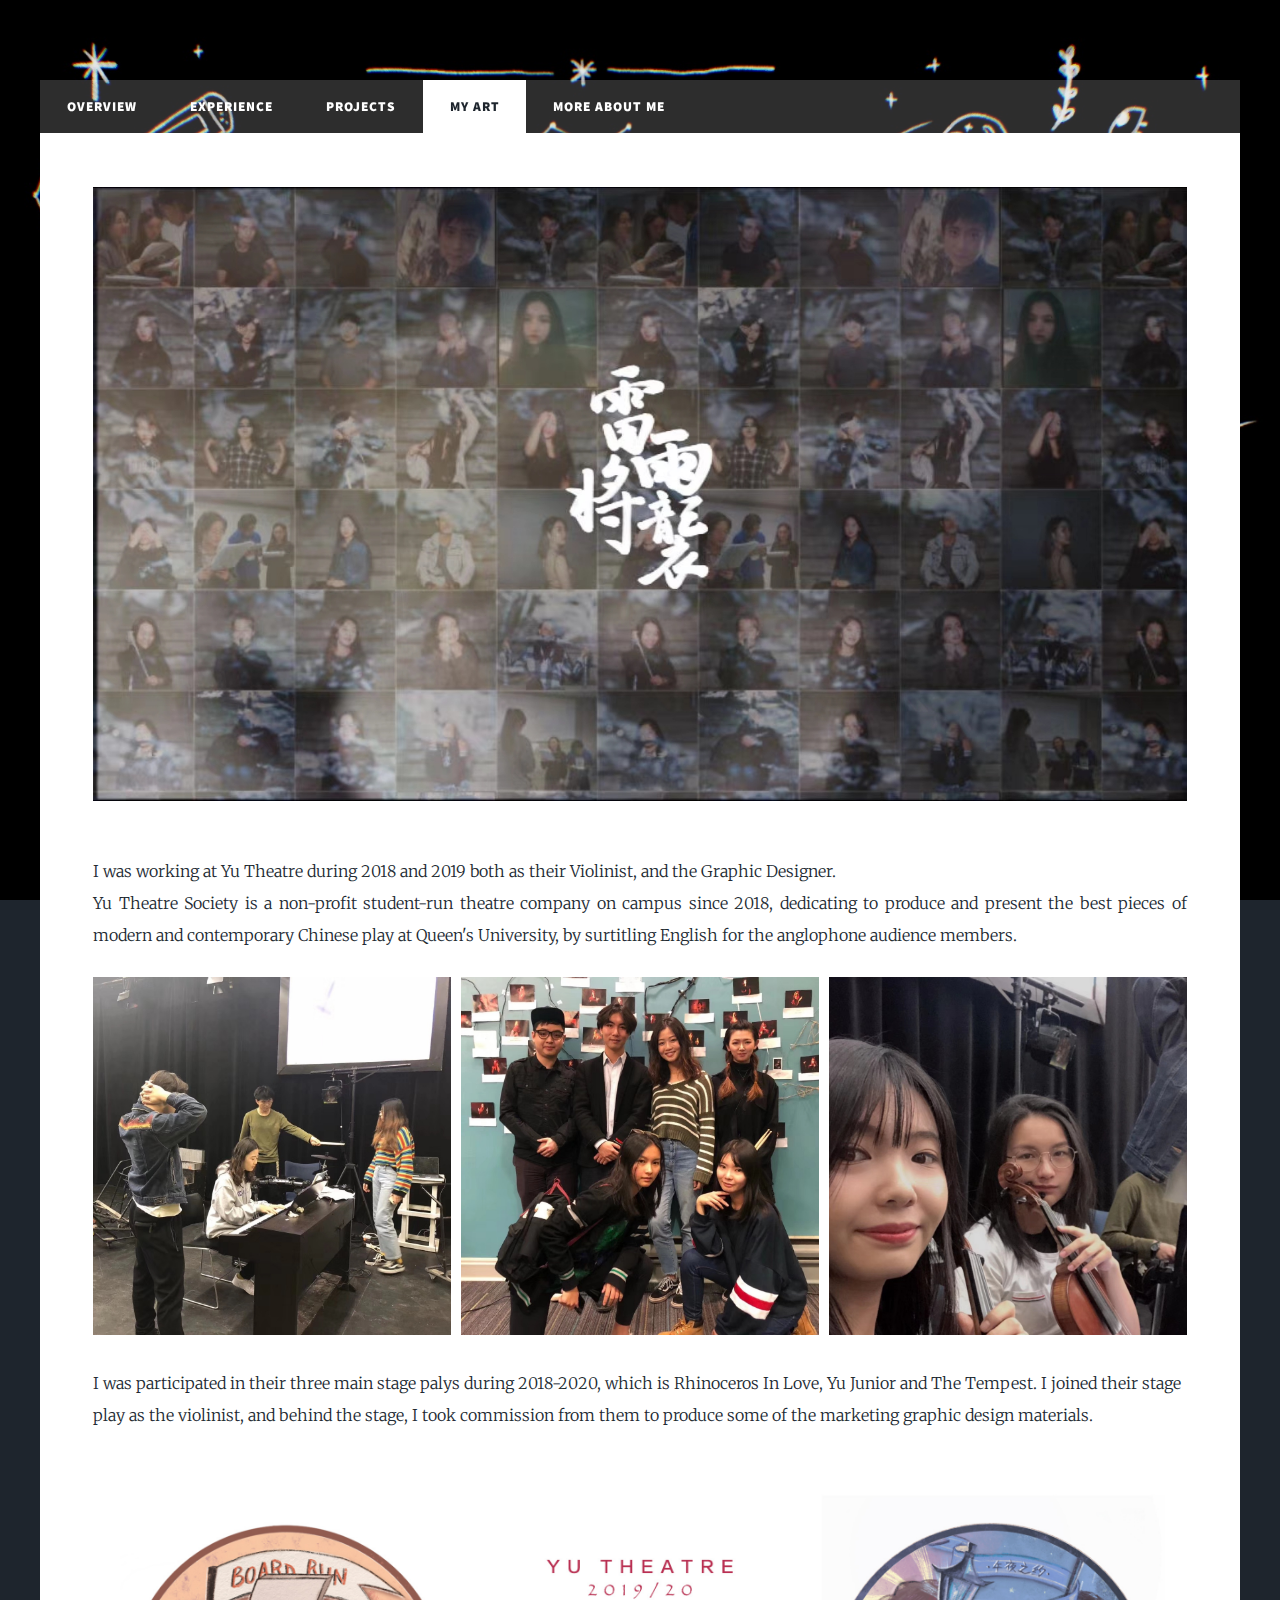
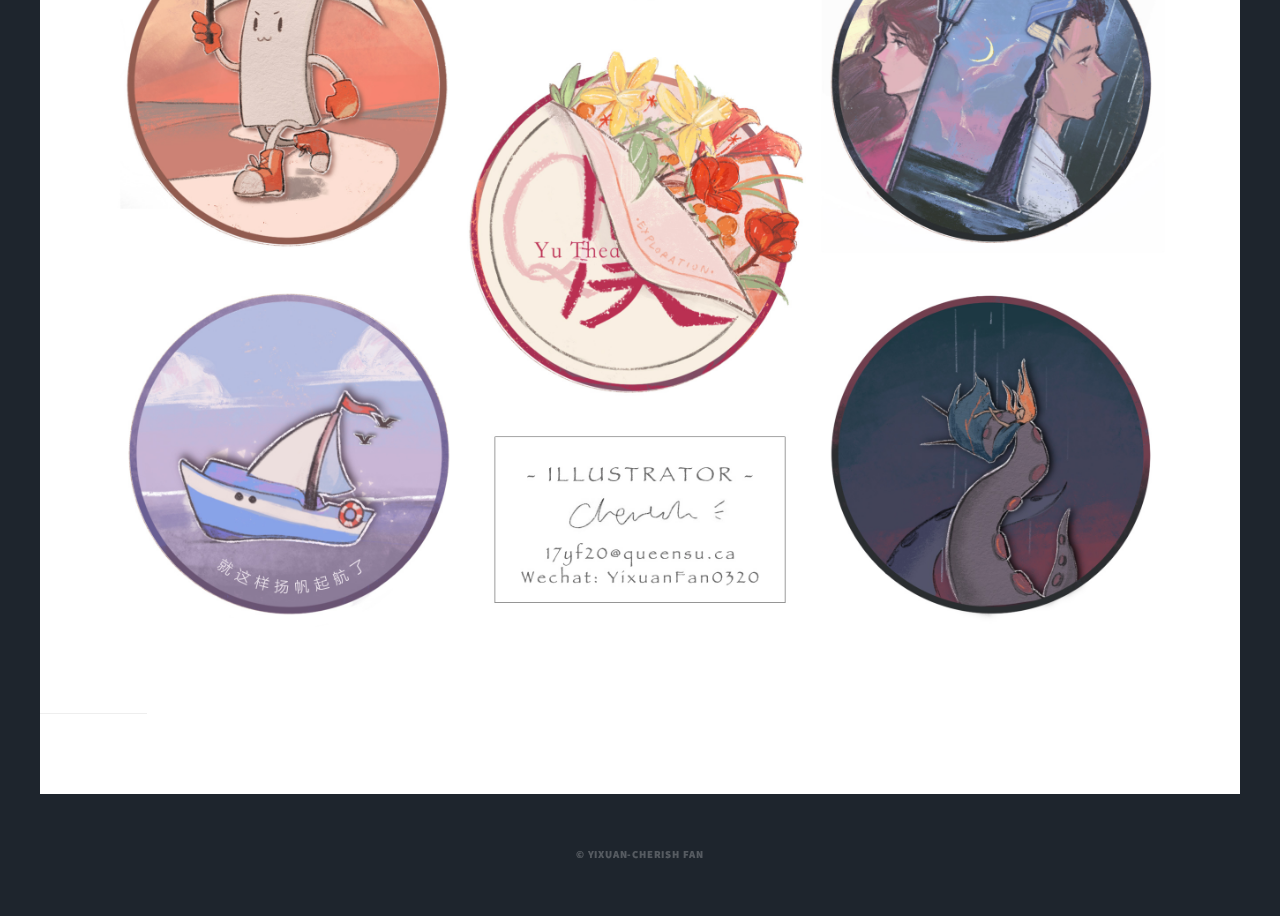
<file: YuTheatre.html>
<!DOCTYPE HTML>
<!--
	Massively by HTML5 UP
	html5up.net | @ajlkn
	Free for personal and commercial use under the CCA 3.0 license (html5up.net/license)
-->
<html>
	<head>
		<title>Cherish&YuTheatre</title>
		<meta charset="utf-8" />
		<meta name="viewport" content="width=device-width, initial-scale=1, user-scalable=no" />
		<link rel="stylesheet" href="assets/css/main.css" />
		<noscript><link rel="stylesheet" href="assets/css/noscript.css" /></noscript>
		<style>
		@import url('https://fonts.googleapis.com/css2?family=Noto+Sans+TC:wght@300&display=swap');
		</style>
	</head>
	<body class="is-preload">
		<!-- Wrapper -->
			<div id="wrapper">

				<header id="header">
				</header>

				<!-- Nav -->
				<nav id="nav">
					<ul class="links">
						<li><a href="index.html">Overview</a></li>
						<li><a href="experience.html">Experience</a></li>
						<li><a href="projects.html">Projects</a></li>
						<li class="active"><a href="art.html">My Art</a></li>
						<li><a href="index.html">More About Me</a></li>
					</ul>
				</nav>

				<!-- Main -->
					<div id="main">

						<!-- Post -->
							<section class="post">
								<div class="image main"><img src="images/yu4.jpg" alt="" /></div>
								<p><font size="+0.5">
									I was working at <a=href"https://www.yutheatre.org">Yu Theatre</a> during 2018 and 2019 both as their Violinist, and the Graphic Designer. <br/>
									Yu Theatre Society is a non-profit student-run theatre company on campus since 2018, dedicating to produce and present the best pieces of modern and contemporary Chinese play at Queen's University,
									by surtitling English for the anglophone audience members.<br/></p>

									<div class="row gtr-50 gtr-uniform">
										<div class="col-4"><span class="image fit"><img src="images/yu5.jpg" alt="" /></span></div>
										<div class="col-4"><span class="image fit"><img src="images/yu6.jpg" alt="" /></span></div>
										<div class="col-4"><span class="image fit"><img src="images/yu7.jpg" alt="" /></span></div>
									</div>
									<br/>
I was participated in their three main stage palys during 2018-2020, which is Rhinoceros In Love, Yu Junior and The Tempest.
I joined their stage play as the violinist, and behind the stage,
I took commission from them to produce some of the marketing graphic design materials.<br/></p>


									<div class="image main"><img src="images/yu11.jpg" alt="" /></div>
									<p>

							</section>
							</div>

				<!-- Copyright -->
					<div id="copyright">
						<ul><li>&copy; Yixuan-Cherish Fan</li></ul>
					</div>

		<!-- Scripts -->
			<script src="assets/js/jquery.min.js"></script>
			<script src="assets/js/jquery.scrollex.min.js"></script>
			<script src="assets/js/jquery.scrolly.min.js"></script>
			<script src="assets/js/browser.min.js"></script>
			<script src="assets/js/breakpoints.min.js"></script>
			<script src="assets/js/util.js"></script>
			<script src="assets/js/main.js"></script>

	</body>
</html>
</file>
<file: assets/css/main.css>
@import url(fontawesome-all.min.css);
@import url("https://fonts.googleapis.com/css?family=Merriweather:300,700,300italic,700italic|Source+Sans+Pro:900");
@import url('https://fonts.googleapis.com/css2?family=Amatic+SC&family=Lobster&display=swap');
/*
	Massively by HTML5 UP
	html5up.net | @ajlkn
	Free for personal and commercial use under the CCA 3.0 license (html5up.net/license)
*/

html, body, div, span, applet, object,
iframe, h1, h2, h3, h4, h5, h6, p, blockquote,
pre, a, abbr, acronym, address, big, cite,
code, del, dfn, em, img, ins, kbd, q, s, samp,
small, strike, strong, sub, sup, tt, var, b,
u, i, center, dl, dt, dd, ol, ul, li, fieldset,
form, label, legend, table, caption, tbody,
tfoot, thead, tr, th, td, article, aside,
canvas, details, embed, figure, figcaption,
footer, header, hgroup, menu, nav, output, ruby,
section, summary, time, mark, audio, video {
	margin: 0;
	padding: 0;
	border: 0;
	font-size: 100%;
	font: inherit;
	vertical-align: baseline;}

article, aside, details, figcaption, figure,
footer, header, hgroup, menu, nav, section {
	display: block;}

body {
	line-height: 1;
}

ol, ul {
	list-style: none;
}

blockquote, q {
	quotes: none;
}

	blockquote:before, blockquote:after, q:before, q:after {
		content: '';
		content: none;
	}

table {
	border-collapse: collapse;
	border-spacing: 0;
}

body {
	-webkit-text-size-adjust: none;
}

mark {
	background-color: transparent;
	color: inherit;
}

input::-moz-focus-inner {
	border: 0;
	padding: 0;
}

input, select, textarea {
	-moz-appearance: none;
	-webkit-appearance: none;
	-ms-appearance: none;
	appearance: none;
}

/* Basic */

	@-ms-viewport {
		width: device-width;
	}

	body {
		-ms-overflow-style: scrollbar;
	}

	@media screen and (max-width: 480px) {

		html, body {
			min-width: 400px;
		}

	}

	html {
		box-sizing: border-box;
	}

	*, *:before, *:after {
		box-sizing: inherit;
	}

	body {
		background-color: #1e252d;
	}

		body.is-preload *, body.is-preload *:before, body.is-preload *:after {
			-moz-animation: none !important;
			-webkit-animation: none !important;
			-ms-animation: none !important;
			animation: none !important;
			-moz-transition: none !important;
			-webkit-transition: none !important;
			-ms-transition: none !important;
			transition: none !important;
		}

/* Type */

	html {
		font-size: 15pt;
	}

		@media screen and (max-width: 1680px) {

			html {
				font-size: 11pt;
			}

		}

		@media screen and (max-width: 1280px) {

			html {
				font-size: 10pt;
			}

		}

		@media screen and (max-width: 360px) {

			html {
				font-size: 9pt;
			}

		}

	body {
		color: #212931;
	}

	body, input, select, textarea {
		font-family: "Merriweather", Georgia, serif;
		font-weight: 300;
		font-size: 1rem;
		line-height: 2;
	}

	a {
		-moz-transition: color 0.2s ease-in-out, background-color 0.2s ease-in-out, border-color 0.2s ease-in-out, box-shadow 0.2s ease-in-out;
		-webkit-transition: color 0.2s ease-in-out, background-color 0.2s ease-in-out, border-color 0.2s ease-in-out, box-shadow 0.2s ease-in-out;
		-ms-transition: color 0.2s ease-in-out, background-color 0.2s ease-in-out, border-color 0.2s ease-in-out, box-shadow 0.2s ease-in-out;
		transition: color 0.2s ease-in-out, background-color 0.2s ease-in-out, border-color 0.2s ease-in-out, box-shadow 0.2s ease-in-out;
		border-bottom: dotted 1px;
		text-decoration: none;
	}

		a:hover {
			border-bottom-color: transparent;
		}

	strong, b {
		font-weight: 600;
	}

	em, i {
		font-style: italic;
	}

	p {
		text-align: justify;
		margin: 0 0 2rem 0;
	}

/*所有heading的字体*/

	h1, h2, h3, h4, h5, h6 {
		font-family: "Source Sans Pro", Helvetica, sans-serif;
		font-weight: 900;
		line-height: 1.3;
		letter-spacing: 0.075em;
		text-transform: uppercase;
		margin: 0 0 1rem 0;
	}

		h1 a, h2 a, h3 a, h4 a, h5 a, h6 a {
			border-bottom: 0;
			color: inherit;
			text-decoration: none;
		}

	h1 {
		font-size: 4rem;
		line-height: 1;
		margin: 0 0 2rem 0;
	}

	h2 {
		font-size: 1.75rem;
		line-height: 1;
		margin: 0 0 1.5rem 0;
	}

	h3 {
		font-size: 1.25rem;
		margin: 0 0 1.5rem 0;
	}

	h4 {
		font-size: 1rem;
	}

	h5 {
		font-size: 0.9rem;
	}

	h6 {
		font-size: 0.8rem;
	}

	sub {
		font-size: 0.8rem;
		position: relative;
		top: 0.5rem;
	}

	sup {
		font-size: 0.8rem;
		position: relative;
		top: -0.5rem;
	}

	blockquote {
		border-left: solid 4px;
		font-style: italic;
		margin: 0 0 2rem 0;
		padding: 0.5rem 0 0.5rem 2rem;
	}

	code {
		border: solid 2px;
		font-family: "Courier New", monospace;
		font-size: 0.9rem;
		margin: 0 0.25rem;
		padding: 0.25rem 0.65rem;
	}

	pre {
		-webkit-overflow-scrolling: touch;
		font-family: "Courier New", monospace;
		font-size: 0.9rem;
		margin: 0 0 2rem 0;
	}

		pre code {
			display: block;
			line-height: 1.55;
			padding: 1rem 1.5rem;
			overflow-x: auto;
		}

	hr {
		border: 0;
		border-bottom: solid 2px;
		margin: 3rem 0;
	}

		hr.major {
			margin: 5rem 0;
		}

	.align-left {
		text-align: left;
	}

	.align-center {
		text-align: center;
	}

	.align-right {
		text-align: right;
	}

	input, select, textarea {
		color: #212931;
	}

	a {
		color: #212931;
		border-bottom-color: rgba(33, 41, 49, 0.5);
	}

		a:hover {
			border-bottom-color: transparent;
			color: #18bfef !important;
		}

	strong, b {
		color: #212931;
	}

	h1, h2, h3, h4, h5, h6 {
		color: #212931;
	}

	blockquote {
		border-left-color: #eeeeee;
	}

	code {
		background: rgba(220, 220, 220, 0.25);
		border-color: #eeeeee;
	}

	hr {
		border-bottom-color: #eeeeee;
	}

/* Row */

	.row {
		display: flex;
		flex-wrap: wrap;
		box-sizing: border-box;
		align-items: stretch;
	}

		.row > * {
			box-sizing: border-box;
		}

		.row.gtr-uniform > * > :last-child {
			margin-bottom: 0;
		}

		.row.aln-left {
			justify-content: flex-start;
		}

		.row.aln-center {
			justify-content: center;
		}

		.row.aln-right {
			justify-content: flex-end;
		}

		.row.aln-top {
			align-items: flex-start;
		}

		.row.aln-middle {
			align-items: center;
		}

		.row.aln-bottom {
			align-items: flex-end;
		}

		.row > .imp {
			order: -1;
		}

		.row > .col-1 {
			width: 8.33333%;
		}

		.row > .off-1 {
			margin-left: 8.33333%;
		}

		.row > .col-2 {
			width: 16.66667%;
		}

		.row > .off-2 {
			margin-left: 16.66667%;
		}

		.row > .col-3 {
			width: 25%;
		}

		.row > .off-3 {
			margin-left: 25%;
		}

		.row > .col-4 {
			width: 33.33333%;
		}

		.row > .off-4 {
			margin-left: 33.33333%;
		}

		.row > .col-5 {
			width: 41.66667%;
		}

		.row > .off-5 {
			margin-left: 41.66667%;
		}

		.row > .col-6 {
			width: 50%;
		}

		.row > .off-6 {
			margin-left: 50%;
		}

		.row > .col-7 {
			width: 58.33333%;
		}

		.row > .off-7 {
			margin-left: 58.33333%;
		}

		.row > .col-8 {
			width: 66.66667%;
		}

		.row > .off-8 {
			margin-left: 66.66667%;
		}

		.row > .col-9 {
			width: 75%;
		}

		.row > .off-9 {
			margin-left: 75%;
		}

		.row > .col-10 {
			width: 83.33333%;
		}

		.row > .off-10 {
			margin-left: 83.33333%;
		}

		.row > .col-11 {
			width: 91.66667%;
		}

		.row > .off-11 {
			margin-left: 91.66667%;
		}

		.row > .col-12 {
			width: 100%;
		}

		.row > .off-12 {
			margin-left: 100%;
		}

		.row.gtr-0 {
			margin-top: 0;
			margin-left: 0rem;
		}

			.row.gtr-0 > * {
				padding: 0 0 0 0rem;
			}

			.row.gtr-0.gtr-uniform {
				margin-top: 0rem;
			}

				.row.gtr-0.gtr-uniform > * {
					padding-top: 0rem;
				}

		.row.gtr-25 {
			margin-top: 0;
			margin-left: -0.375rem;
		}

			.row.gtr-25 > * {
				padding: 0 0 0 0.375rem;
			}

			.row.gtr-25.gtr-uniform {
				margin-top: -0.375rem;
			}

				.row.gtr-25.gtr-uniform > * {
					padding-top: 0.375rem;
				}

		.row.gtr-50 {
			margin-top: 0;
			margin-left: -0.75rem;
		}

			.row.gtr-50 > * {
				padding: 0 0 0 0.75rem;
			}

			.row.gtr-50.gtr-uniform {
				margin-top: -0.75rem;
			}

				.row.gtr-50.gtr-uniform > * {
					padding-top: 0.75rem;
				}

		.row {
			margin-top: 0;
			margin-left: -1.5rem;
		}

			.row > * {
				padding: 0 0 0 1.5rem;
			}

			.row.gtr-uniform {
				margin-top: -1.5rem;
			}

				.row.gtr-uniform > * {
					padding-top: 1.5rem;
				}

		.row.gtr-150 {
			margin-top: 0;
			margin-left: -2.25rem;
		}

			.row.gtr-150 > * {
				padding: 0 0 0 2.25rem;
			}

			.row.gtr-150.gtr-uniform {
				margin-top: -2.25rem;
			}

				.row.gtr-150.gtr-uniform > * {
					padding-top: 2.25rem;
				}

		.row.gtr-200 {
			margin-top: 0;
			margin-left: -3rem;
		}

			.row.gtr-200 > * {
				padding: 0 0 0 3rem;
			}

			.row.gtr-200.gtr-uniform {
				margin-top: -3rem;
			}

				.row.gtr-200.gtr-uniform > * {
					padding-top: 3rem;
				}

		@media screen and (max-width: 1680px) {

			.row {
				display: flex;
				flex-wrap: wrap;
				box-sizing: border-box;
				align-items: stretch;
			}

				.row > * {
					box-sizing: border-box;
				}

				.row.gtr-uniform > * > :last-child {
					margin-bottom: 0;
				}

				.row.aln-left {
					justify-content: flex-start;
				}

				.row.aln-center {
					justify-content: center;
				}

				.row.aln-right {
					justify-content: flex-end;
				}

				.row.aln-top {
					align-items: flex-start;
				}

				.row.aln-middle {
					align-items: center;
				}

				.row.aln-bottom {
					align-items: flex-end;
				}

				.row > .imp-xlarge {
					order: -1;
				}

				.row > .col-1-xlarge {
					width: 8.33333%;
				}

				.row > .off-1-xlarge {
					margin-left: 8.33333%;
				}

				.row > .col-2-xlarge {
					width: 16.66667%;
				}

				.row > .off-2-xlarge {
					margin-left: 16.66667%;
				}

				.row > .col-3-xlarge {
					width: 25%;
				}

				.row > .off-3-xlarge {
					margin-left: 25%;
				}

				.row > .col-4-xlarge {
					width: 33.33333%;
				}

				.row > .off-4-xlarge {
					margin-left: 33.33333%;
				}

				.row > .col-5-xlarge {
					width: 41.66667%;
				}

				.row > .off-5-xlarge {
					margin-left: 41.66667%;
				}

				.row > .col-6-xlarge {
					width: 50%;
				}

				.row > .off-6-xlarge {
					margin-left: 50%;
				}

				.row > .col-7-xlarge {
					width: 58.33333%;
				}

				.row > .off-7-xlarge {
					margin-left: 58.33333%;
				}

				.row > .col-8-xlarge {
					width: 66.66667%;
				}

				.row > .off-8-xlarge {
					margin-left: 66.66667%;
				}

				.row > .col-9-xlarge {
					width: 75%;
				}

				.row > .off-9-xlarge {
					margin-left: 75%;
				}

				.row > .col-10-xlarge {
					width: 83.33333%;
				}

				.row > .off-10-xlarge {
					margin-left: 83.33333%;
				}

				.row > .col-11-xlarge {
					width: 91.66667%;
				}

				.row > .off-11-xlarge {
					margin-left: 91.66667%;
				}

				.row > .col-12-xlarge {
					width: 100%;
				}

				.row > .off-12-xlarge {
					margin-left: 100%;
				}

				.row.gtr-0 {
					margin-top: 0;
					margin-left: 0rem;
				}

					.row.gtr-0 > * {
						padding: 0 0 0 0rem;
					}

					.row.gtr-0.gtr-uniform {
						margin-top: 0rem;
					}

						.row.gtr-0.gtr-uniform > * {
							padding-top: 0rem;
						}

				.row.gtr-25 {
					margin-top: 0;
					margin-left: -0.375rem;
				}

					.row.gtr-25 > * {
						padding: 0 0 0 0.375rem;
					}

					.row.gtr-25.gtr-uniform {
						margin-top: -0.375rem;
					}

						.row.gtr-25.gtr-uniform > * {
							padding-top: 0.375rem;
						}

				.row.gtr-50 {
					margin-top: 0;
					margin-left: -0.75rem;
				}

					.row.gtr-50 > * {
						padding: 0 0 0 0.75rem;
					}

					.row.gtr-50.gtr-uniform {
						margin-top: -0.75rem;
					}

						.row.gtr-50.gtr-uniform > * {
							padding-top: 0.75rem;
						}

				.row {
					margin-top: 0;
					margin-left: -1.5rem;
				}

					.row > * {
						padding: 0 0 0 1.5rem;
					}

					.row.gtr-uniform {
						margin-top: -1.5rem;
					}

						.row.gtr-uniform > * {
							padding-top: 1.5rem;
						}

				.row.gtr-150 {
					margin-top: 0;
					margin-left: -2.25rem;
				}

					.row.gtr-150 > * {
						padding: 0 0 0 2.25rem;
					}

					.row.gtr-150.gtr-uniform {
						margin-top: -2.25rem;
					}

						.row.gtr-150.gtr-uniform > * {
							padding-top: 2.25rem;
						}

				.row.gtr-200 {
					margin-top: 0;
					margin-left: -3rem;
				}

					.row.gtr-200 > * {
						padding: 0 0 0 3rem;
					}

					.row.gtr-200.gtr-uniform {
						margin-top: -3rem;
					}

						.row.gtr-200.gtr-uniform > * {
							padding-top: 3rem;
						}

		}

		@media screen and (max-width: 1280px) {

			.row {
				display: flex;
				flex-wrap: wrap;
				box-sizing: border-box;
				align-items: stretch;
			}

				.row > * {
					box-sizing: border-box;
				}

				.row.gtr-uniform > * > :last-child {
					margin-bottom: 0;
				}

				.row.aln-left {
					justify-content: flex-start;
				}

				.row.aln-center {
					justify-content: center;
				}

				.row.aln-right {
					justify-content: flex-end;
				}

				.row.aln-top {
					align-items: flex-start;
				}

				.row.aln-middle {
					align-items: center;
				}

				.row.aln-bottom {
					align-items: flex-end;
				}

				.row > .imp-large {
					order: -1;
				}

				.row > .col-1-large {
					width: 8.33333%;
				}

				.row > .off-1-large {
					margin-left: 8.33333%;
				}

				.row > .col-2-large {
					width: 16.66667%;
				}

				.row > .off-2-large {
					margin-left: 16.66667%;
				}

				.row > .col-3-large {
					width: 25%;
				}

				.row > .off-3-large {
					margin-left: 25%;
				}

				.row > .col-4-large {
					width: 33.33333%;
				}

				.row > .off-4-large {
					margin-left: 33.33333%;
				}

				.row > .col-5-large {
					width: 41.66667%;
				}

				.row > .off-5-large {
					margin-left: 41.66667%;
				}

				.row > .col-6-large {
					width: 50%;
				}

				.row > .off-6-large {
					margin-left: 50%;
				}

				.row > .col-7-large {
					width: 58.33333%;
				}

				.row > .off-7-large {
					margin-left: 58.33333%;
				}

				.row > .col-8-large {
					width: 66.66667%;
				}

				.row > .off-8-large {
					margin-left: 66.66667%;
				}

				.row > .col-9-large {
					width: 75%;
				}

				.row > .off-9-large {
					margin-left: 75%;
				}

				.row > .col-10-large {
					width: 83.33333%;
				}

				.row > .off-10-large {
					margin-left: 83.33333%;
				}

				.row > .col-11-large {
					width: 91.66667%;
				}

				.row > .off-11-large {
					margin-left: 91.66667%;
				}

				.row > .col-12-large {
					width: 100%;
				}

				.row > .off-12-large {
					margin-left: 100%;
				}

				.row.gtr-0 {
					margin-top: 0;
					margin-left: 0rem;
				}

					.row.gtr-0 > * {
						padding: 0 0 0 0rem;
					}

					.row.gtr-0.gtr-uniform {
						margin-top: 0rem;
					}

						.row.gtr-0.gtr-uniform > * {
							padding-top: 0rem;
						}

				.row.gtr-25 {
					margin-top: 0;
					margin-left: -0.375rem;
				}

					.row.gtr-25 > * {
						padding: 0 0 0 0.375rem;
					}

					.row.gtr-25.gtr-uniform {
						margin-top: -0.375rem;
					}

						.row.gtr-25.gtr-uniform > * {
							padding-top: 0.375rem;
						}

				.row.gtr-50 {
					margin-top: 0;
					margin-left: -0.75rem;
				}

					.row.gtr-50 > * {
						padding: 0 0 0 0.75rem;
					}

					.row.gtr-50.gtr-uniform {
						margin-top: -0.75rem;
					}

						.row.gtr-50.gtr-uniform > * {
							padding-top: 0.75rem;
						}

				.row {
					margin-top: 0;
					margin-left: -1.5rem;
				}

					.row > * {
						padding: 0 0 0 1.5rem;
					}

					.row.gtr-uniform {
						margin-top: -1.5rem;
					}

						.row.gtr-uniform > * {
							padding-top: 1.5rem;
						}

				.row.gtr-150 {
					margin-top: 0;
					margin-left: -2.25rem;
				}

					.row.gtr-150 > * {
						padding: 0 0 0 2.25rem;
					}

					.row.gtr-150.gtr-uniform {
						margin-top: -2.25rem;
					}

						.row.gtr-150.gtr-uniform > * {
							padding-top: 2.25rem;
						}

				.row.gtr-200 {
					margin-top: 0;
					margin-left: -3rem;
				}

					.row.gtr-200 > * {
						padding: 0 0 0 3rem;
					}

					.row.gtr-200.gtr-uniform {
						margin-top: -3rem;
					}

						.row.gtr-200.gtr-uniform > * {
							padding-top: 3rem;
						}

		}

		@media screen and (max-width: 980px) {

			.row {
				display: flex;
				flex-wrap: wrap;
				box-sizing: border-box;
				align-items: stretch;
			}

				.row > * {
					box-sizing: border-box;
				}

				.row.gtr-uniform > * > :last-child {
					margin-bottom: 0;
				}

				.row.aln-left {
					justify-content: flex-start;
				}

				.row.aln-center {
					justify-content: center;
				}

				.row.aln-right {
					justify-content: flex-end;
				}

				.row.aln-top {
					align-items: flex-start;
				}

				.row.aln-middle {
					align-items: center;
				}

				.row.aln-bottom {
					align-items: flex-end;
				}

				.row > .imp-medium {
					order: -1;
				}

				.row > .col-1-medium {
					width: 8.33333%;
				}

				.row > .off-1-medium {
					margin-left: 8.33333%;
				}

				.row > .col-2-medium {
					width: 16.66667%;
				}

				.row > .off-2-medium {
					margin-left: 16.66667%;
				}

				.row > .col-3-medium {
					width: 25%;
				}

				.row > .off-3-medium {
					margin-left: 25%;
				}

				.row > .col-4-medium {
					width: 33.33333%;
				}

				.row > .off-4-medium {
					margin-left: 33.33333%;
				}

				.row > .col-5-medium {
					width: 41.66667%;
				}

				.row > .off-5-medium {
					margin-left: 41.66667%;
				}

				.row > .col-6-medium {
					width: 50%;
				}

				.row > .off-6-medium {
					margin-left: 50%;
				}

				.row > .col-7-medium {
					width: 58.33333%;
				}

				.row > .off-7-medium {
					margin-left: 58.33333%;
				}

				.row > .col-8-medium {
					width: 66.66667%;
				}

				.row > .off-8-medium {
					margin-left: 66.66667%;
				}

				.row > .col-9-medium {
					width: 75%;
				}

				.row > .off-9-medium {
					margin-left: 75%;
				}

				.row > .col-10-medium {
					width: 83.33333%;
				}

				.row > .off-10-medium {
					margin-left: 83.33333%;
				}

				.row > .col-11-medium {
					width: 91.66667%;
				}

				.row > .off-11-medium {
					margin-left: 91.66667%;
				}

				.row > .col-12-medium {
					width: 100%;
				}

				.row > .off-12-medium {
					margin-left: 100%;
				}

				.row.gtr-0 {
					margin-top: 0;
					margin-left: 0rem;
				}

					.row.gtr-0 > * {
						padding: 0 0 0 0rem;
					}

					.row.gtr-0.gtr-uniform {
						margin-top: 0rem;
					}

						.row.gtr-0.gtr-uniform > * {
							padding-top: 0rem;
						}

				.row.gtr-25 {
					margin-top: 0;
					margin-left: -0.375rem;
				}

					.row.gtr-25 > * {
						padding: 0 0 0 0.375rem;
					}

					.row.gtr-25.gtr-uniform {
						margin-top: -0.375rem;
					}

						.row.gtr-25.gtr-uniform > * {
							padding-top: 0.375rem;
						}

				.row.gtr-50 {
					margin-top: 0;
					margin-left: -0.75rem;
				}

					.row.gtr-50 > * {
						padding: 0 0 0 0.75rem;
					}

					.row.gtr-50.gtr-uniform {
						margin-top: -0.75rem;
					}

						.row.gtr-50.gtr-uniform > * {
							padding-top: 0.75rem;
						}

				.row {
					margin-top: 0;
					margin-left: -1.5rem;
				}

					.row > * {
						padding: 0 0 0 1.5rem;
					}

					.row.gtr-uniform {
						margin-top: -1.5rem;
					}

						.row.gtr-uniform > * {
							padding-top: 1.5rem;
						}

				.row.gtr-150 {
					margin-top: 0;
					margin-left: -2.25rem;
				}

					.row.gtr-150 > * {
						padding: 0 0 0 2.25rem;
					}

					.row.gtr-150.gtr-uniform {
						margin-top: -2.25rem;
					}

						.row.gtr-150.gtr-uniform > * {
							padding-top: 2.25rem;
						}

				.row.gtr-200 {
					margin-top: 0;
					margin-left: -3rem;
				}

					.row.gtr-200 > * {
						padding: 0 0 0 3rem;
					}

					.row.gtr-200.gtr-uniform {
						margin-top: -3rem;
					}

						.row.gtr-200.gtr-uniform > * {
							padding-top: 3rem;
						}

		}

		@media screen and (max-width: 736px) {

			.row {
				display: flex;
				flex-wrap: wrap;
				box-sizing: border-box;
				align-items: stretch;
			}

				.row > * {
					box-sizing: border-box;
				}

				.row.gtr-uniform > * > :last-child {
					margin-bottom: 0;
				}

				.row.aln-left {
					justify-content: flex-start;
				}

				.row.aln-center {
					justify-content: center;
				}

				.row.aln-right {
					justify-content: flex-end;
				}

				.row.aln-top {
					align-items: flex-start;
				}

				.row.aln-middle {
					align-items: center;
				}

				.row.aln-bottom {
					align-items: flex-end;
				}

				.row > .imp-small {
					order: -1;
				}

				.row > .col-1-small {
					width: 8.33333%;
				}

				.row > .off-1-small {
					margin-left: 8.33333%;
				}

				.row > .col-2-small {
					width: 16.66667%;
				}

				.row > .off-2-small {
					margin-left: 16.66667%;
				}

				.row > .col-3-small {
					width: 25%;
				}

				.row > .off-3-small {
					margin-left: 25%;
				}

				.row > .col-4-small {
					width: 33.33333%;
				}

				.row > .off-4-small {
					margin-left: 33.33333%;
				}

				.row > .col-5-small {
					width: 41.66667%;
				}

				.row > .off-5-small {
					margin-left: 41.66667%;
				}

				.row > .col-6-small {
					width: 50%;
				}

				.row > .off-6-small {
					margin-left: 50%;
				}

				.row > .col-7-small {
					width: 58.33333%;
				}

				.row > .off-7-small {
					margin-left: 58.33333%;
				}

				.row > .col-8-small {
					width: 66.66667%;
				}

				.row > .off-8-small {
					margin-left: 66.66667%;
				}

				.row > .col-9-small {
					width: 75%;
				}

				.row > .off-9-small {
					margin-left: 75%;
				}

				.row > .col-10-small {
					width: 83.33333%;
				}

				.row > .off-10-small {
					margin-left: 83.33333%;
				}

				.row > .col-11-small {
					width: 91.66667%;
				}

				.row > .off-11-small {
					margin-left: 91.66667%;
				}

				.row > .col-12-small {
					width: 100%;
				}

				.row > .off-12-small {
					margin-left: 100%;
				}

				.row.gtr-0 {
					margin-top: 0;
					margin-left: 0rem;
				}

					.row.gtr-0 > * {
						padding: 0 0 0 0rem;
					}

					.row.gtr-0.gtr-uniform {
						margin-top: 0rem;
					}

						.row.gtr-0.gtr-uniform > * {
							padding-top: 0rem;
						}

				.row.gtr-25 {
					margin-top: 0;
					margin-left: -0.375rem;
				}

					.row.gtr-25 > * {
						padding: 0 0 0 0.375rem;
					}

					.row.gtr-25.gtr-uniform {
						margin-top: -0.375rem;
					}

						.row.gtr-25.gtr-uniform > * {
							padding-top: 0.375rem;
						}

				.row.gtr-50 {
					margin-top: 0;
					margin-left: -0.75rem;
				}

					.row.gtr-50 > * {
						padding: 0 0 0 0.75rem;
					}

					.row.gtr-50.gtr-uniform {
						margin-top: -0.75rem;
					}

						.row.gtr-50.gtr-uniform > * {
							padding-top: 0.75rem;
						}

				.row {
					margin-top: 0;
					margin-left: -1.5rem;
				}

					.row > * {
						padding: 0 0 0 1.5rem;
					}

					.row.gtr-uniform {
						margin-top: -1.5rem;
					}

						.row.gtr-uniform > * {
							padding-top: 1.5rem;
						}

				.row.gtr-150 {
					margin-top: 0;
					margin-left: -2.25rem;
				}

					.row.gtr-150 > * {
						padding: 0 0 0 2.25rem;
					}

					.row.gtr-150.gtr-uniform {
						margin-top: -2.25rem;
					}

						.row.gtr-150.gtr-uniform > * {
							padding-top: 2.25rem;
						}

				.row.gtr-200 {
					margin-top: 0;
					margin-left: -3rem;
				}

					.row.gtr-200 > * {
						padding: 0 0 0 3rem;
					}

					.row.gtr-200.gtr-uniform {
						margin-top: -3rem;
					}

						.row.gtr-200.gtr-uniform > * {
							padding-top: 3rem;
						}

		}

		@media screen and (max-width: 480px) {

			.row {
				display: flex;
				flex-wrap: wrap;
				box-sizing: border-box;
				align-items: stretch;
			}

				.row > * {
					box-sizing: border-box;
				}

				.row.gtr-uniform > * > :last-child {
					margin-bottom: 0;
				}

				.row.aln-left {
					justify-content: flex-start;
				}

				.row.aln-center {
					justify-content: center;
				}

				.row.aln-right {
					justify-content: flex-end;
				}

				.row.aln-top {
					align-items: flex-start;
				}

				.row.aln-middle {
					align-items: center;
				}

				.row.aln-bottom {
					align-items: flex-end;
				}

				.row > .imp-xsmall {
					order: -1;
				}

				.row > .col-1-xsmall {
					width: 8.33333%;
				}

				.row > .off-1-xsmall {
					margin-left: 8.33333%;
				}

				.row > .col-2-xsmall {
					width: 16.66667%;
				}

				.row > .off-2-xsmall {
					margin-left: 16.66667%;
				}

				.row > .col-3-xsmall {
					width: 25%;
				}

				.row > .off-3-xsmall {
					margin-left: 25%;
				}

				.row > .col-4-xsmall {
					width: 33.33333%;
				}

				.row > .off-4-xsmall {
					margin-left: 33.33333%;
				}

				.row > .col-5-xsmall {
					width: 41.66667%;
				}

				.row > .off-5-xsmall {
					margin-left: 41.66667%;
				}

				.row > .col-6-xsmall {
					width: 50%;
				}

				.row > .off-6-xsmall {
					margin-left: 50%;
				}

				.row > .col-7-xsmall {
					width: 58.33333%;
				}

				.row > .off-7-xsmall {
					margin-left: 58.33333%;
				}

				.row > .col-8-xsmall {
					width: 66.66667%;
				}

				.row > .off-8-xsmall {
					margin-left: 66.66667%;
				}

				.row > .col-9-xsmall {
					width: 75%;
				}

				.row > .off-9-xsmall {
					margin-left: 75%;
				}

				.row > .col-10-xsmall {
					width: 83.33333%;
				}

				.row > .off-10-xsmall {
					margin-left: 83.33333%;
				}

				.row > .col-11-xsmall {
					width: 91.66667%;
				}

				.row > .off-11-xsmall {
					margin-left: 91.66667%;
				}

				.row > .col-12-xsmall {
					width: 100%;
				}

				.row > .off-12-xsmall {
					margin-left: 100%;
				}

				.row.gtr-0 {
					margin-top: 0;
					margin-left: 0rem;
				}

					.row.gtr-0 > * {
						padding: 0 0 0 0rem;
					}

					.row.gtr-0.gtr-uniform {
						margin-top: 0rem;
					}

						.row.gtr-0.gtr-uniform > * {
							padding-top: 0rem;
						}

				.row.gtr-25 {
					margin-top: 0;
					margin-left: -0.375rem;
				}

					.row.gtr-25 > * {
						padding: 0 0 0 0.375rem;
					}

					.row.gtr-25.gtr-uniform {
						margin-top: -0.375rem;
					}

						.row.gtr-25.gtr-uniform > * {
							padding-top: 0.375rem;
						}

				.row.gtr-50 {
					margin-top: 0;
					margin-left: -0.75rem;
				}

					.row.gtr-50 > * {
						padding: 0 0 0 0.75rem;
					}

					.row.gtr-50.gtr-uniform {
						margin-top: -0.75rem;
					}

						.row.gtr-50.gtr-uniform > * {
							padding-top: 0.75rem;
						}

				.row {
					margin-top: 0;
					margin-left: -1.5rem;
				}

					.row > * {
						padding: 0 0 0 1.5rem;
					}

					.row.gtr-uniform {
						margin-top: -1.5rem;
					}

						.row.gtr-uniform > * {
							padding-top: 1.5rem;
						}

				.row.gtr-150 {
					margin-top: 0;
					margin-left: -2.25rem;
				}

					.row.gtr-150 > * {
						padding: 0 0 0 2.25rem;
					}

					.row.gtr-150.gtr-uniform {
						margin-top: -2.25rem;
					}

						.row.gtr-150.gtr-uniform > * {
							padding-top: 2.25rem;
						}

				.row.gtr-200 {
					margin-top: 0;
					margin-left: -3rem;
				}

					.row.gtr-200 > * {
						padding: 0 0 0 3rem;
					}

					.row.gtr-200.gtr-uniform {
						margin-top: -3rem;
					}

						.row.gtr-200.gtr-uniform > * {
							padding-top: 3rem;
						}

		}

		@media screen and (max-width: 360px) {

			.row {
				display: flex;
				flex-wrap: wrap;
				box-sizing: border-box;
				align-items: stretch;
			}

				.row > * {
					box-sizing: border-box;
				}

				.row.gtr-uniform > * > :last-child {
					margin-bottom: 0;
				}

				.row.aln-left {
					justify-content: flex-start;
				}

				.row.aln-center {
					justify-content: center;
				}

				.row.aln-right {
					justify-content: flex-end;
				}

				.row.aln-top {
					align-items: flex-start;
				}

				.row.aln-middle {
					align-items: center;
				}

				.row.aln-bottom {
					align-items: flex-end;
				}

				.row > .imp-xxsmall {
					order: -1;
				}

				.row > .col-1-xxsmall {
					width: 8.33333%;
				}

				.row > .off-1-xxsmall {
					margin-left: 8.33333%;
				}

				.row > .col-2-xxsmall {
					width: 16.66667%;
				}

				.row > .off-2-xxsmall {
					margin-left: 16.66667%;
				}

				.row > .col-3-xxsmall {
					width: 25%;
				}

				.row > .off-3-xxsmall {
					margin-left: 25%;
				}

				.row > .col-4-xxsmall {
					width: 33.33333%;
				}

				.row > .off-4-xxsmall {
					margin-left: 33.33333%;
				}

				.row > .col-5-xxsmall {
					width: 41.66667%;
				}

				.row > .off-5-xxsmall {
					margin-left: 41.66667%;
				}

				.row > .col-6-xxsmall {
					width: 50%;
				}

				.row > .off-6-xxsmall {
					margin-left: 50%;
				}

				.row > .col-7-xxsmall {
					width: 58.33333%;
				}

				.row > .off-7-xxsmall {
					margin-left: 58.33333%;
				}

				.row > .col-8-xxsmall {
					width: 66.66667%;
				}

				.row > .off-8-xxsmall {
					margin-left: 66.66667%;
				}

				.row > .col-9-xxsmall {
					width: 75%;
				}

				.row > .off-9-xxsmall {
					margin-left: 75%;
				}

				.row > .col-10-xxsmall {
					width: 83.33333%;
				}

				.row > .off-10-xxsmall {
					margin-left: 83.33333%;
				}

				.row > .col-11-xxsmall {
					width: 91.66667%;
				}

				.row > .off-11-xxsmall {
					margin-left: 91.66667%;
				}

				.row > .col-12-xxsmall {
					width: 100%;
				}

				.row > .off-12-xxsmall {
					margin-left: 100%;
				}

				.row.gtr-0 {
					margin-top: 0;
					margin-left: 0rem;
				}

					.row.gtr-0 > * {
						padding: 0 0 0 0rem;
					}

					.row.gtr-0.gtr-uniform {
						margin-top: 0rem;
					}

						.row.gtr-0.gtr-uniform > * {
							padding-top: 0rem;
						}

				.row.gtr-25 {
					margin-top: 0;
					margin-left: -0.375rem;
				}

					.row.gtr-25 > * {
						padding: 0 0 0 0.375rem;
					}

					.row.gtr-25.gtr-uniform {
						margin-top: -0.375rem;
					}

						.row.gtr-25.gtr-uniform > * {
							padding-top: 0.375rem;
						}

				.row.gtr-50 {
					margin-top: 0;
					margin-left: -0.75rem;
				}

					.row.gtr-50 > * {
						padding: 0 0 0 0.75rem;
					}

					.row.gtr-50.gtr-uniform {
						margin-top: -0.75rem;
					}

						.row.gtr-50.gtr-uniform > * {
							padding-top: 0.75rem;
						}

				.row {
					margin-top: 0;
					margin-left: -1.5rem;
				}

					.row > * {
						padding: 0 0 0 1.5rem;
					}

					.row.gtr-uniform {
						margin-top: -1.5rem;
					}

						.row.gtr-uniform > * {
							padding-top: 1.5rem;
						}

				.row.gtr-150 {
					margin-top: 0;
					margin-left: -2.25rem;
				}

					.row.gtr-150 > * {
						padding: 0 0 0 2.25rem;
					}

					.row.gtr-150.gtr-uniform {
						margin-top: -2.25rem;
					}

						.row.gtr-150.gtr-uniform > * {
							padding-top: 2.25rem;
						}

				.row.gtr-200 {
					margin-top: 0;
					margin-left: -3rem;
				}

					.row.gtr-200 > * {
						padding: 0 0 0 3rem;
					}

					.row.gtr-200.gtr-uniform {
						margin-top: -3rem;
					}

						.row.gtr-200.gtr-uniform > * {
							padding-top: 3rem;
						}

		}

/* Box */

	.box {
		border: solid 2px;
		margin-bottom: 2rem;
		padding: 1.5rem;
	}

		.box > :last-child,
		.box > :last-child > :last-child,
		.box > :last-child > :last-child > :last-child {
			margin-bottom: 0;
		}

		.box.alt {
			border: 0;
			border-radius: 0;
			padding: 0;
		}

	.box {
		border-color: #eeeeee;
	}

/* Button */

	input[type="submit"],
	input[type="reset"],
	input[type="button"],
	button,
	.button {
		-moz-appearance: none;
		-webkit-appearance: none;
		-ms-appearance: none;
		appearance: none;
		-moz-transition: background-color 0.2s ease-in-out, box-shadow 0.2s ease-in-out, color 0.2s ease-in-out;
		-webkit-transition: background-color 0.2s ease-in-out, box-shadow 0.2s ease-in-out, color 0.2s ease-in-out;
		-ms-transition: background-color 0.2s ease-in-out, box-shadow 0.2s ease-in-out, color 0.2s ease-in-out;
		transition: background-color 0.2s ease-in-out, box-shadow 0.2s ease-in-out, color 0.2s ease-in-out;
		border: 0;
		border-radius: 0;
		cursor: pointer;
		display: inline-block;
		font-family: "Source Sans Pro", Helvetica, sans-serif;
		font-size: 0.8rem;
		font-weight: 900;
		letter-spacing: 0.075em;
		height: 3rem;
		line-height: 3rem;
		padding: 0 2rem;
		text-align: center;
		text-decoration: none;
		text-transform: uppercase;
		white-space: nowrap;
	}

		input[type="submit"].icon:before,
		input[type="reset"].icon:before,
		input[type="button"].icon:before,
		button.icon:before,
		.button.icon:before {
			margin-right: 0.5rem;
		}

		input[type="submit"].icon.solo,
		input[type="reset"].icon.solo,
		input[type="button"].icon.solo,
		button.icon.solo,
		.button.icon.solo {
			position: relative;
			width: 4rem;
			height: 4rem;
			line-height: 2rem;
			border-radius: 4rem;
			text-indent: 4rem;
			overflow: hidden;
			padding: 0;
			white-space: nowrap;
		}

			input[type="submit"].icon.solo:before,
			input[type="reset"].icon.solo:before,
			input[type="button"].icon.solo:before,
			button.icon.solo:before,
			.button.icon.solo:before {
				position: absolute;
				display: block;
				top: 0;
				left: 0;
				width: inherit;
				height: inherit;
				line-height: inherit;
				font-size: 1.25rem;
				margin-right: 0;
				text-align: center;
				text-indent: 0;
			}

		input[type="submit"].fit,
		input[type="reset"].fit,
		input[type="button"].fit,
		button.fit,
		.button.fit {
			width: 100%;
		}

		input[type="submit"].small,
		input[type="reset"].small,
		input[type="button"].small,
		button.small,
		.button.small {
			font-size: 0.7rem;
			height: 2.5rem;
			line-height: 2.5rem;
			padding: 0 1.5rem;
		}

		input[type="submit"].large,
		input[type="reset"].large,
		input[type="button"].large,
		button.large,
		.button.large {
			font-size: 0.9rem;
			height: 3.5rem;
			line-height: 3.5rem;
			padding: 0 2.75rem;
		}

		@media screen and (max-width: 980px) {

			input[type="submit"],
			input[type="reset"],
			input[type="button"],
			button,
			.button {
				font-size: 0.9rem;
				height: 3.25rem;
				line-height: 3.25rem;
			}

				input[type="submit"].large,
				input[type="reset"].large,
				input[type="button"].large,
				button.large,
				.button.large {
					font-size: 1rem;
					height: 3.75rem;
					line-height: 3.75rem;
				}

		}

		input[type="submit"].disabled, input[type="submit"]:disabled,
		input[type="reset"].disabled,
		input[type="reset"]:disabled,
		input[type="button"].disabled,
		input[type="button"]:disabled,
		button.disabled,
		button:disabled,
		.button.disabled,
		.button:disabled {
			pointer-events: none;
			opacity: 0.25;
		}

	input[type="submit"],
	input[type="reset"],
	input[type="button"],
	button,
	.button {
		background-color: transparent;
		box-shadow: inset 0 0 0 2px #212931;
		color: #212931 !important;
	}

		input[type="submit"]:hover,
		input[type="reset"]:hover,
		input[type="button"]:hover,
		button:hover,
		.button:hover {
			box-shadow: inset 0 0 0 2px #18bfef;
			color: #18bfef !important;
		}

		input[type="submit"].primary,
		input[type="reset"].primary,
		input[type="button"].primary,
		button.primary,
		.button.primary {
			background-color: #212931;
			box-shadow: none;
			color: #ffffff !important;
		}

			input[type="submit"].primary:hover,
			input[type="reset"].primary:hover,
			input[type="button"].primary:hover,
			button.primary:hover,
			.button.primary:hover {
				background-color: #18bfef;
			}

/* Form */

	form {
		margin: 0 0 2rem 0;
	}

		form > :last-child {
			margin-bottom: 0;
		}

		form > .fields {
			display: -moz-flex;
			display: -webkit-flex;
			display: -ms-flex;
			display: flex;
			-moz-flex-wrap: wrap;
			-webkit-flex-wrap: wrap;
			-ms-flex-wrap: wrap;
			flex-wrap: wrap;
			width: calc(100% + 3rem);
			margin: -1.5rem 0 2rem -1.5rem;
		}

			form > .fields > .field {
				-moz-flex-grow: 0;
				-webkit-flex-grow: 0;
				-ms-flex-grow: 0;
				flex-grow: 0;
				-moz-flex-shrink: 0;
				-webkit-flex-shrink: 0;
				-ms-flex-shrink: 0;
				flex-shrink: 0;
				padding: 1.5rem 0 0 1.5rem;
				width: calc(100% - 1.5rem);
			}

				form > .fields > .field.half {
					width: calc(50% - 0.75rem);
				}

				form > .fields > .field.third {
					width: calc(100%/3 - 0.5rem);
				}

				form > .fields > .field.quarter {
					width: calc(25% - 0.375rem);
				}

		@media screen and (max-width: 480px) {

			form > .fields {
				width: calc(100% + 3rem);
				margin: -1.5rem 0 2rem -1.5rem;
			}

				form > .fields > .field {
					padding: 1.5rem 0 0 1.5rem;
					width: calc(100% - 1.5rem);
				}

					form > .fields > .field.half {
						width: calc(100% - 1.5rem);
					}

					form > .fields > .field.third {
						width: calc(100% - 1.5rem);
					}

					form > .fields > .field.quarter {
						width: calc(100% - 1.5rem);
					}

		}

	label {
		display: block;
		font-family: "Source Sans Pro", Helvetica, sans-serif;
		font-weight: 900;
		line-height: 1.5;
		letter-spacing: 0.075em;
		font-size: 0.8rem;
		text-transform: uppercase;
		margin: 0 0 0.75rem 0;
	}

		@media screen and (max-width: 980px) {

			label {
				font-size: 0.9rem;
			}

		}

	input[type="text"],
	input[type="password"],
	input[type="email"],
	select,
	textarea {
		-moz-appearance: none;
		-webkit-appearance: none;
		-ms-appearance: none;
		appearance: none;
		background: transparent;
		border-radius: 0;
		border: solid 2px;
		color: inherit;
		display: block;
		outline: 0;
		padding: 0 1rem;
		text-decoration: none;
		width: 100%;
	}

		input[type="text"]:invalid,
		input[type="password"]:invalid,
		input[type="email"]:invalid,
		select:invalid,
		textarea:invalid {
			box-shadow: none;
		}

	select {
		background-size: 1.25rem;
		background-repeat: no-repeat;
		background-position: calc(100% - 1rem) center;
		height: 3rem;
		padding-right: 3rem;
		text-overflow: ellipsis;
	}

		select:focus::-ms-value {
			background-color: transparent;
		}

		select::-ms-expand {
			display: none;
		}

	input[type="text"],
	input[type="password"],
	input[type="email"],
	select {
		height: 3rem;
	}

	textarea {
		padding: 0.75rem 1rem;
	}

	input[type="checkbox"],
	input[type="radio"] {
		-moz-appearance: none;
		-webkit-appearance: none;
		-ms-appearance: none;
		appearance: none;
		display: block;
		float: left;
		margin-right: -2rem;
		opacity: 0;
		width: 1rem;
		z-index: -1;
	}

		input[type="checkbox"] + label,
		input[type="radio"] + label {
			text-decoration: none;
			cursor: pointer;
			display: inline-block;
			font-size: 1rem;
			letter-spacing: 0;
			font-family: "Merriweather", Georgia, serif;
			text-transform: none;
			font-weight: 300;
			padding-left: 2.8rem;
			padding-right: 1rem;
			position: relative;
		}

			input[type="checkbox"] + label:before,
			input[type="radio"] + label:before {
				-moz-osx-font-smoothing: grayscale;
				-webkit-font-smoothing: antialiased;
				display: inline-block;
				font-style: normal;
				font-variant: normal;
				text-rendering: auto;
				line-height: 1;
				text-transform: none !important;
				font-family: 'Font Awesome 5 Free';
				font-weight: 900;
			}

			input[type="checkbox"] + label:before,
			input[type="radio"] + label:before {
				border-radius: 0;
				border: solid 2px;
				content: '';
				display: inline-block;
				font-size: 0.8rem;
				height: 1.8rem;
				left: 0;
				line-height: 1.65rem;
				position: absolute;
				text-align: center;
				top: -0.125rem;
				width: 1.8rem;
			}

		input[type="checkbox"]:checked + label:before,
		input[type="radio"]:checked + label:before {
			content: '\f00c';
		}

	input[type="checkbox"] + label:before {
		border-radius: 0;
	}

	input[type="radio"] + label:before {
		border-radius: 100%;
	}

	::-webkit-input-placeholder {
		opacity: 1.0;
	}

	:-moz-placeholder {
		opacity: 1.0;
	}

	::-moz-placeholder {
		opacity: 1.0;
	}

	:-ms-input-placeholder {
		opacity: 1.0;
	}

	label {
		color: #212931;
	}

	input[type="text"],
	input[type="password"],
	input[type="email"],
	select,
	textarea {
		border-color: #eeeeee;
	}

		input[type="text"]:focus,
		input[type="password"]:focus,
		input[type="email"]:focus,
		select:focus,
		textarea:focus {
			border-color: #18bfef;
		}

	select {
		background-image: url("data:image/svg+xml;charset=utf8,%3Csvg xmlns='http://www.w3.org/2000/svg' width='40' height='40' preserveAspectRatio='none' viewBox='0 0 40 40'%3E%3Cpath d='M9.4,12.3l10.4,10.4l10.4-10.4c0.2-0.2,0.5-0.4,0.9-0.4c0.3,0,0.6,0.1,0.9,0.4l3.3,3.3c0.2,0.2,0.4,0.5,0.4,0.9 c0,0.4-0.1,0.6-0.4,0.9L20.7,31.9c-0.2,0.2-0.5,0.4-0.9,0.4c-0.3,0-0.6-0.1-0.9-0.4L4.3,17.3c-0.2-0.2-0.4-0.5-0.4-0.9 c0-0.4,0.1-0.6,0.4-0.9l3.3-3.3c0.2-0.2,0.5-0.4,0.9-0.4S9.1,12.1,9.4,12.3z' fill='%23eeeeee' /%3E%3C/svg%3E");
	}

		select option {
			background-color: #ffffff;
			color: #212931;
		}

	.select-wrapper:before {
		color: #eeeeee;
	}

	input[type="checkbox"] + label,
	input[type="radio"] + label {
		color: #212931;
	}

		input[type="checkbox"] + label:before,
		input[type="radio"] + label:before {
			border-color: #eeeeee;
		}

	input[type="checkbox"]:checked + label:before,
	input[type="radio"]:checked + label:before {
		background-color: #212931;
		border-color: #212931;
		color: #ffffff;
	}

	input[type="checkbox"]:focus + label:before,
	input[type="radio"]:focus + label:before {
		border-color: #18bfef;
	}

	::-webkit-input-placeholder {
		color: #909498 !important;
	}

	:-moz-placeholder {
		color: #909498 !important;
	}

	::-moz-placeholder {
		color: #909498 !important;
	}

	:-ms-input-placeholder {
		color: #909498 !important;
	}

	.formerize-placeholder {
		color: #909498 !important;
	}

/* Icon */

	.icon {
		text-decoration: none;
		border-bottom: none;
		position: relative;
	}

		.icon:before {
			-moz-osx-font-smoothing: grayscale;
			-webkit-font-smoothing: antialiased;
			display: inline-block;
			font-style: normal;
			font-variant: normal;
			text-rendering: auto;
			line-height: 1;
			text-transform: none !important;
			font-family: 'Font Awesome 5 Free';
			font-weight: 400;
		}

		.icon > .label {
			display: none;
		}

		.icon:before {
			line-height: inherit;
		}

		.icon.solid:before {
			font-weight: 900;
		}

		.icon.brands:before {
			font-family: 'Font Awesome 5 Brands';
		}

/* Image */

	.image {
		border: 0;
		display: inline-block;
		position: relative;
	}

		.image img {
			display: block;
		}

		.image.left, .image.right {
			max-width: 40%;
		}

			.image.left img, .image.right img {
				width: 100%;
			}

		.image.left {
			float: left;
			margin: 0 2rem 2rem 0;
			top: 0.75rem;
		}

		.image.right {
			float: right;
			margin: 0 0 2rem 2rem;
			top: 0.75rem;
		}

		.image.fit {
			display: block;
			margin: 2.5rem 0;
			width: 100%;
		}

			.image.fit:first-child {
				margin-top: 0;
			}

			.image.fit img {
				width: 100%;
			}

		.image.main {
			display: block;
			margin: 4rem 0;
			width: 100%;
		}

			.image.main:first-child {
				margin-top: 0;
			}

			.image.main img {
				width: 100%;
			}

		@media screen and (max-width: 736px) {

			.image.fit {
				margin: 2rem 0;
			}

			.image.main {
				margin: 2rem 0;
			}

		}

	a.image {
		overflow: hidden;
	}

		a.image img {
			-moz-transition: -moz-transform 0.2s ease-out;
			-webkit-transition: -webkit-transform 0.2s ease-out;
			-ms-transition: -ms-transform 0.2s ease-out;
			transition: transform 0.2s ease-out;
		}

		a.image:hover img {
			-moz-transform: scale(1.05);
			-webkit-transform: scale(1.05);
			-ms-transform: scale(1.05);
			transform: scale(1.05);
		}

/* Actions */

	ul.actions {
		display: -moz-flex;
		display: -webkit-flex;
		display: -ms-flex;
		display: flex;
		cursor: default;
		list-style: none;
		margin-left: -1rem;
		padding-left: 0;
	}

		ul.actions li {
			padding: 0 0 0 1rem;
			vertical-align: middle;
		}

		ul.actions.special {
			-moz-justify-content: center;
			-webkit-justify-content: center;
			-ms-justify-content: center;
			justify-content: center;
			width: 100%;
			margin-left: 0;
		}

			ul.actions.special li:first-child {
				padding-left: 0;
			}

		ul.actions.stacked {
			-moz-flex-direction: column;
			-webkit-flex-direction: column;
			-ms-flex-direction: column;
			flex-direction: column;
			margin-left: 0;
		}

			ul.actions.stacked li {
				padding: 1.3rem 0 0 0;
			}

				ul.actions.stacked li:first-child {
					padding-top: 0;
				}

		ul.actions.fit {
			width: calc(100% + 1rem);
		}

			ul.actions.fit li {
				-moz-flex-grow: 1;
				-webkit-flex-grow: 1;
				-ms-flex-grow: 1;
				flex-grow: 1;
				-moz-flex-shrink: 1;
				-webkit-flex-shrink: 1;
				-ms-flex-shrink: 1;
				flex-shrink: 1;
				width: 100%;
			}

				ul.actions.fit li > * {
					width: 100%;
				}

			ul.actions.fit.stacked {
				width: 100%;
			}

		@media screen and (max-width: 480px) {

			ul.actions:not(.fixed) {
				-moz-flex-direction: column;
				-webkit-flex-direction: column;
				-ms-flex-direction: column;
				flex-direction: column;
				margin-left: 0;
				width: 100% !important;
			}

				ul.actions:not(.fixed) li {
					-moz-flex-grow: 1;
					-webkit-flex-grow: 1;
					-ms-flex-grow: 1;
					flex-grow: 1;
					-moz-flex-shrink: 1;
					-webkit-flex-shrink: 1;
					-ms-flex-shrink: 1;
					flex-shrink: 1;
					padding: 1rem 0 0 0;
					text-align: center;
					width: 100%;
				}

					ul.actions:not(.fixed) li > * {
						width: 100%;
					}

					ul.actions:not(.fixed) li:first-child {
						padding-top: 0;
					}

					ul.actions:not(.fixed) li input[type="submit"],
					ul.actions:not(.fixed) li input[type="reset"],
					ul.actions:not(.fixed) li input[type="button"],
					ul.actions:not(.fixed) li button,
					ul.actions:not(.fixed) li .button {
						width: 100%;
					}

						ul.actions:not(.fixed) li input[type="submit"].icon:before,
						ul.actions:not(.fixed) li input[type="reset"].icon:before,
						ul.actions:not(.fixed) li input[type="button"].icon:before,
						ul.actions:not(.fixed) li button.icon:before,
						ul.actions:not(.fixed) li .button.icon:before {
							margin-left: -0.5rem;
						}

		}

/* Icons */

	ul.icons {
		cursor: default;
		list-style: none;
		padding-left: 0;
	}

		ul.icons li {
			display: inline-block;
			padding: 0 0.5rem 0 0;
			vertical-align: middle;
		}

			ul.icons li:last-child {
				padding-right: 0;
			}

			ul.icons li .icon:before {
				width: 2.25rem;
				height: 2.25rem;
				line-height: 2.25rem;
				display: inline-block;
				text-align: center;
				border-radius: 100%;
				font-size: 1.25rem;
			}

		ul.icons.alt li .icon:before {
			-moz-transition: color 0.2s ease-in-out, background-color 0.2s ease-in-out, border-color 0.2s ease-in-out, box-shadow 0.2s ease-in-out;
			-webkit-transition: color 0.2s ease-in-out, background-color 0.2s ease-in-out, border-color 0.2s ease-in-out, box-shadow 0.2s ease-in-out;
			-ms-transition: color 0.2s ease-in-out, background-color 0.2s ease-in-out, border-color 0.2s ease-in-out, box-shadow 0.2s ease-in-out;
			transition: color 0.2s ease-in-out, background-color 0.2s ease-in-out, border-color 0.2s ease-in-out, box-shadow 0.2s ease-in-out;
			font-size: 1rem;
		}

/* List */

	ol {
		list-style: decimal;
		margin: 0 0 2rem 0;
		padding-left: 1.25rem;
	}

		ol li {
			padding-left: 0.25rem;
		}

	ul {
		list-style: disc;
		margin: 0 0 2rem 0;
		padding-left: 1rem;
	}

		ul li {
			padding-left: 0.5rem;
		}

		ul.divided {
			list-style: none;
			padding-left: 0;
		}

			ul.divided li {
				border-top: solid 1px;
				padding: 0.5rem 0;
			}

				ul.divided li:first-child {
					border-top: 0;
					padding-top: 0;
				}

	dl {
		margin: 0 0 2rem 0;
	}

		dl dt {
			display: block;
			font-weight: 600;
			margin: 0 0 1rem 0;
		}

		dl dd {
			margin-left: 2rem;
		}

	ul.divided li {
		border-top-color: #eeeeee;
	}

	ul.icons li a.icon:hover:before {
		color: #18bfef;
	}

	ul.icons.alt li .icon:before {
		box-shadow: inset 0 0 0 2px #eeeeee;
	}

	ul.icons.alt li a.icon:hover:before {
		box-shadow: inset 0 0 0 2px #18bfef;
	}

/* Section/Article */

	section.special, article.special {
		text-align: center;
	}

	header {
		cursor: default;
	}

		header > .date {
			display: block;
			font-size: 0.8rem;
			height: 1;
			margin: 0 0 1rem 0;
			position: relative;
		}

		header > p {
			font-style: italic;
		}

		header > h1 + p {
			font-size: 1.1rem;
			margin-top: -0.75rem;
			line-height: 2;
		}

		header > h2 + p {
			font-size: 1rem;
			margin-top: -0.75rem;
		}

		header > h3 + p {
			font-size: 0.9rem;
			margin-top: -0.75rem;
		}

		header > h4 + p {
			font-size: 0.8rem;
			margin-top: -0.75rem;
		}

		header.major {
			margin: 0 0 1rem 0;
			text-align: center;
		}

			header.major > :last-child {
				margin-bottom: 0;
			}

			header.major > p {
				margin-top: 0;
				text-align: center;
			}

			header.major > .date {
				font-size: 1rem;
				margin: 0 0 4rem 0;
			}

				header.major > .date:before, header.major > .date:after {
					content: '';
					display: block;
					position: absolute;
					top: 50%;
					width: calc(50% - 6rem);
					border-top: solid 2px;
				}

				header.major > .date:before {
					left: 0;
				}

				header.major > .date:after {
					right: 0;
				}

		@media screen and (max-width: 980px) {

			header br {
				display: none;
			}

		}

		@media screen and (max-width: 736px) {

			header.major {
				margin: 0 0 2rem 0;
			}

		}

	header.major .date:before, header.major .date:after {
		border-top-color: #eeeeee;
	}

/* Table */

	.table-wrapper {
		-webkit-overflow-scrolling: touch;
		overflow-x: auto;
	}

	table {
		margin: 0 0 2rem 0;
		width: 100%;
	}

		table tbody tr {
			border: solid 1px;
			border-left: 0;
			border-right: 0;
		}

		table td {
			padding: 0.75rem 0.75rem;
		}

		table th {
			font-family: "Source Sans Pro", Helvetica, sans-serif;
			font-size: 0.8rem;
			font-weight: 900;
			letter-spacing: 0.075em;
			line-height: 1.5;
			padding: 0 0.75rem 0.75rem 0.75rem;
			text-align: left;
			text-transform: uppercase;
		}

			@media screen and (max-width: 980px) {

				table th {
					font-size: 0.9rem;
				}

			}

		table thead {
			border-bottom: solid 2px;
		}

		table tfoot {
			border-top: solid 2px;
		}

		table.alt {
			border-collapse: separate;
		}

			table.alt tbody tr td {
				border: solid 1px;
				border-left-width: 0;
				border-top-width: 0;
			}

				table.alt tbody tr td:first-child {
					border-left-width: 1px;
				}

			table.alt tbody tr:first-child td {
				border-top-width: 1px;
			}

			table.alt thead {
				border-bottom: 0;
			}

			table.alt tfoot {
				border-top: 0;
			}

	table tbody tr {
		border-color: #eeeeee;
	}

		table tbody tr:nth-child(2n + 1) {
			background-color: rgba(220, 220, 220, 0.25);
		}

	table th {
		color: #212931;
	}

	table thead {
		border-bottom-color: #eeeeee;
	}

	table tfoot {
		border-top-color: #eeeeee;
	}

	table.alt tbody tr td {
		border-color: #eeeeee;
	}

/* Pagination */

	.pagination {
		display: -moz-inline-flex;
		display: -webkit-inline-flex;
		display: -ms-inline-flex;
		display: inline-flex;
		-moz-user-select: none;
		-webkit-user-select: none;
		-ms-user-select: none;
		user-select: none;
		cursor: default;
		list-style: none;
		margin: 0 0 2rem 2px;
		padding: 0;
	}

		.pagination a, .pagination span {
			-moz-transition: background-color 0.2s ease-in-out, border-color 0.2s ease-in-out, box-shadow 0.2s ease-in-out, color 0.2s ease-in-out;
			-webkit-transition: background-color 0.2s ease-in-out, border-color 0.2s ease-in-out, box-shadow 0.2s ease-in-out, color 0.2s ease-in-out;
			-ms-transition: background-color 0.2s ease-in-out, border-color 0.2s ease-in-out, box-shadow 0.2s ease-in-out, color 0.2s ease-in-out;
			transition: background-color 0.2s ease-in-out, border-color 0.2s ease-in-out, box-shadow 0.2s ease-in-out, color 0.2s ease-in-out;
			border: solid 2px;
			display: inline-block;
			font-family: "Source Sans Pro", Helvetica, sans-serif;
			font-size: 0.8rem;
			font-weight: 900;
			height: 3rem;
			letter-spacing: 0.075em;
			line-height: calc(3rem - 4px);
			margin-left: -2px;
			min-width: 3rem;
			position: relative;
			text-align: center;
			text-decoration: none;
			text-transform: uppercase;
		}

		.pagination .next, .pagination .previous {
			text-decoration: none;
			padding: 0 1.75rem;
		}

			.pagination .next:before, .pagination .previous:before {
				-moz-osx-font-smoothing: grayscale;
				-webkit-font-smoothing: antialiased;
				display: inline-block;
				font-style: normal;
				font-variant: normal;
				text-rendering: auto;
				line-height: 1;
				text-transform: none !important;
				font-family: 'Font Awesome 5 Free';
				font-weight: 900;
			}

			.pagination .next:before, .pagination .previous:before {
				display: inline-block;
				color: inherit !important;
				line-height: inherit;
			}

		.pagination .previous:before {
			content: '\f104';
			margin-right: 0.9375em;
		}

		.pagination .next:before {
			content: '\f105';
			float: right;
			margin-left: 0.9375em;
		}

		@media screen and (max-width: 980px) {

			.pagination a, .pagination span {
				font-size: 0.9rem;
			}

		}

		@media screen and (max-width: 480px) {

			.pagination .page, .pagination .extra {
				display: none;
			}

		}

	.pagination a, .pagination span {
		border-color: #eeeeee;
	}

	.pagination a {
		color: #212931 !important;
	}

		.pagination a:hover {
			color: #18bfef !important;
			border-color: #18bfef;
			z-index: 1;
		}

			.pagination a:hover + a,
			.pagination a:hover + span {
				border-left-color: #18bfef;
			}

		.pagination a.active {
			background-color: #eeeeee;
		}

	.pagination span {
		color: #eeeeee;
	}

/* Wrapper */

	#wrapper {
		-moz-transition: opacity 0.5s ease;
		-webkit-transition: opacity 0.5s ease;
		-ms-transition: opacity 0.5s ease;
		transition: opacity 0.5s ease;
		position: relative;
		z-index: 1;
		overflow: hidden;
	}

		#wrapper > .bg {
			position: absolute;
			top: 0;
			left: 0;
			width: 100%;
			height: 100%;
			background-color: #a5a58d;
			background-image: url("../../images/overlay.png"), linear-gradient(0deg, rgba(0, 0, 0, 0.1), rgba(0, 0, 0, 0.1)), url("../../images/bg.jpg");
			background-size: auto,								auto,														100% auto;
			background-position: center,								center,														top center;
			background-repeat: no-repeat,								no-repeat,													no-repeat;
			background-attachment: scroll,								scroll,														scroll;
			z-index: -1;
		}

			#wrapper > .bg.fixed {
				position: fixed;
				width: 100vw;
				height: 100vh;
			}

		#wrapper.fade-in:before {
			pointer-events: none;
			-moz-transition: opacity 1s ease-in-out;
			-webkit-transition: opacity 1s ease-in-out;
			-ms-transition: opacity 1s ease-in-out;
			transition: opacity 1s ease-in-out;
			-moz-transition-delay: 0.75s;
			-webkit-transition-delay: 0.75s;
			-ms-transition-delay: 0.75s;
			transition-delay: 0.75s;
			background: #1e252d;
			content: '';
			display: block;
			height: 100%;
			left: 0;
			opacity: 0;
			position: fixed;
			top: 0;
			width: 100%;
		}

		body.is-preload #wrapper.fade-in:before {
			opacity: 1;
		}

		@media screen and (orientation: portrait) {

			#wrapper > .bg {
				background-size: auto,								auto,														auto 175%;
			}

		}

/* Intro */

	#intro {
		color: #ffffff;
		padding: 8rem 4rem 6rem 4rem ;
		-moz-align-items: center;
		-webkit-align-items: center;
		-ms-align-items: center;
		align-items: center;
		display: -moz-flex;
		display: -webkit-flex;
		display: -ms-flex;
		display: flex;
		-moz-flex-direction: column;
		-webkit-flex-direction: column;
		-ms-flex-direction: column;
		flex-direction: column;
		-moz-justify-content: -moz-flex-end;
		-webkit-justify-content: -webkit-flex-end;
		-ms-justify-content: -ms-flex-end;
		justify-content: flex-end;
		-moz-transition: opacity 1s ease, -moz-transform 1s ease;
		-webkit-transition: opacity 1s ease, -webkit-transform 1s ease;
		-ms-transition: opacity 1s ease, -ms-transform 1s ease;
		transition: opacity 1s ease, transform 1s ease;
		position: relative;
		cursor: default;
		text-align: center;
		z-index: 1;
		min-height: 100vh;
	}

		#intro input, #intro select, #intro textarea {
			color: #ffffff;
		}

		#intro a {
			color: #ffffff;
			border-bottom-color: rgba(255, 255, 255, 0.5);
		}

			#intro a:hover {
				border-bottom-color: transparent;
				color: #18bfef !important;
			}

		#intro strong, #intro b {
			color: #ffffff;
		}

		#intro h1, #intro h2, #intro h3, #intro h4, #intro h5, #intro h6 {
			color: #ffffff;
		}

		#intro blockquote {
			border-left-color: #ffffff;
		}

		#intro code {
			background: rgba(255, 255, 255, 0.075);
			border-color: #ffffff;
		}

		#intro hr {
			border-bottom-color: #ffffff;
		}

		#intro input[type="submit"],
		#intro input[type="reset"],
		#intro input[type="button"],
		#intro button,
		#intro .button {
			background-color: transparent;
			box-shadow: inset 0 0 0 2px #ffffff;
			color: #ffffff !important;
		}

			#intro input[type="submit"]:hover,
			#intro input[type="reset"]:hover,
			#intro input[type="button"]:hover,
			#intro button:hover,
			#intro .button:hover {
				box-shadow: inset 0 0 0 2px #18bfef;
				color: #18bfef !important;
			}

			#intro input[type="submit"].primary,
			#intro input[type="reset"].primary,
			#intro input[type="button"].primary,
			#intro button.primary,
			#intro .button.primary {
				background-color: #ffffff;
				box-shadow: none;
				color: #1e252d !important;
			}

				#intro input[type="submit"].primary:hover,
				#intro input[type="reset"].primary:hover,
				#intro input[type="button"].primary:hover,
				#intro button.primary:hover,
				#intro .button.primary:hover {
					background-color: #18bfef;
				}

		#intro h1 {
			font-size: 5rem;
			line-height: 1;
		}

		#intro p {
			font-size: 1.25rem;
			font-style: italic;
			margin-top: -0.25rem;
			text-align: center;
		}

		#intro + #header {
			margin-top: -20rem;
		}

			#intro + #header .logo {
				-moz-transform: translateY(2rem);
				-webkit-transform: translateY(2rem);
				-ms-transform: translateY(2rem);
				transform: translateY(2rem);
				opacity: 0;
				visibility: hidden;
			}

		#intro.hidden {
			pointer-events: none;
			-moz-transform: translateY(2rem);
			-webkit-transform: translateY(2rem);
			-ms-transform: translateY(2rem);
			transform: translateY(2rem);
			-moz-transition: opacity 0.5s ease, -moz-transform 0.5s ease, visibility 0.5s;
			-webkit-transition: opacity 0.5s ease, -webkit-transform 0.5s ease, visibility 0.5s;
			-ms-transition: opacity 0.5s ease, -ms-transform 0.5s ease, visibility 0.5s;
			transition: opacity 0.5s ease, transform 0.5s ease, visibility 0.5s;
			opacity: 0;
			visibility: hidden;
		}

			#intro.hidden + #header .logo {
				-moz-transform: translateY(0);
				-webkit-transform: translateY(0);
				-ms-transform: translateY(0);
				transform: translateY(0);
				opacity: 1;
				visibility: visible;
			}

		body.is-preload #intro {
			-moz-transform: translateY(2rem);
			-webkit-transform: translateY(2rem);
			-ms-transform: translateY(2rem);
			transform: translateY(2rem);
			opacity: 0;
		}

			body.is-preload #intro:not(.hidden) + #header + #nav {
				-moz-transform: translateY(4rem);
				-webkit-transform: translateY(4rem);
				-ms-transform: translateY(4rem);
				transform: translateY(4rem);
				opacity: 0;
			}

		@media screen and (max-width: 980px) {

			#intro {
				padding: 4rem 4rem 2rem 4rem ;
				min-height: 90vh;
			}

				#intro p br {
					display: none;
				}

				#intro + #header {
					margin-top: -14rem;
				}

		}

		@media screen and (max-width: 736px) {

			#intro {
				padding: 3rem 2rem 1rem 2rem ;
				min-height: 80vh;
			}

				#intro h1 {
					font-size: 3.25rem;
					line-height: 1.1;
					margin-bottom: 1rem;
				}

				#intro p {
					font-size: 1rem;
					margin-top: 0rem;
				}

				#intro .actions {
					display: none;
				}

		}

/* Header */

	#header {
		color: #000000;
		-moz-align-items: center;
		-webkit-align-items: center;
		-ms-align-items: center;
		align-items: center;
		display: -moz-flex;
		display: -webkit-flex;
		display: -ms-flex;
		display: flex;
		-moz-flex-direction: column;
		-webkit-flex-direction: column;
		-ms-flex-direction: column;
		flex-direction: column;
		-moz-justify-content: -moz-flex-end;
		-webkit-justify-content: -webkit-flex-end;
		-ms-justify-content: -ms-flex-end;
		justify-content: flex-end;
		pointer-events: none;
		-moz-user-select: none;
		-webkit-user-select: none;
		-ms-user-select: none;
		user-select: none;
		height: 10rem;
		padding-bottom: 8rem;
		position: relative;
		text-align: center;
		z-index: 2;
	}

		#header input, #header select, #header textarea {
			color: #000000;
		}

		#header a {
			color: #000000;
			border-bottom-color: rgba(255, 255, 255, 0.5);
		}

			#header a:hover {
				border-bottom-color: transparent;
				color: #18bfef !important;
			}

		#header strong, #header b {
			color: #000000;
		}

		#header h1, #header h2, #header h3, #header h4, #header h5, #header h6 {
			color: #000000;
		}

		#header blockquote {
			border-left-color: #ffffff;
		}

		#header code {
			background: rgba(255, 255, 255, 0.075);
			border-color: #ffffff;
		}

		#header hr {
			border-bottom-color: #ffffff;
		}

		#header .logo {
			-moz-transition: border-color 0.2s ease-in-out, color 0.2s ease-in-out, opacity 0.5s ease, -moz-transform 0.5s ease, visibility 0.5s;
			-webkit-transition: border-color 0.2s ease-in-out, color 0.2s ease-in-out, opacity 0.5s ease, -webkit-transform 0.5s ease, visibility 0.5s;
			-ms-transition: border-color 0.2s ease-in-out, color 0.2s ease-in-out, opacity 0.5s ease, -ms-transform 0.5s ease, visibility 0.5s;
			transition: border-color 0.2s ease-in-out, color 0.2s ease-in-out, opacity 0.5s ease, transform 0.5s ease, visibility 0.5s;
			pointer-events: auto;
			/*border-style: solid;*/
			/*border-color: #ffffff;*/
			/*border-width: 5px !important;*/
			/* font-family: 'Amatic SC', cursive; */
			font-size: 2.25rem;
			font-weight: 900;
			letter-spacing: 0.075em;
			/*line-height: 1;*/
			/*padding: 1rem 1.75rem;*/
			text-transform: uppercase;
			visibility: visible;
		}

			#header .logo:hover {
				/*鼠标点上去的颜色*/
				border-color: #18bfef !important;
				color: #18bfef !important;
			}

		@media screen and (max-width: 980px) {

			#header {
				height: 14rem;
				padding-bottom: 4rem;
			}

		}/*

		@media screen and (max-width: 736px) {

			#header {
				padding-bottom: 3rem;
			}

				#header .logo {
					font-size: 1.75rem;
					border-width: 3px !important;
				}

		}*/

/* Nav */

	#nav {
		color: #ffffff;
		display: -moz-flex;
		display: -webkit-flex;
		display: -ms-flex;
		display: flex;
		-moz-transition: -moz-transform 1s ease, opacity 1s ease;
		-webkit-transition: -webkit-transform 1s ease, opacity 1s ease;
		-ms-transition: -ms-transform 1s ease, opacity 1s ease;
		transition: transform 1s ease, opacity 1s ease;
		background: rgba(255, 255, 255, 0.175);
		height: 4rem;
		line-height: 4rem;
		margin: -4rem auto 0 auto;
		overflow: hidden;
		padding: 0 2rem 0 0;
		position: relative;
		width: calc(100% - 4rem);
		max-width: 90rem;
		z-index: 2;
	}

		#nav ul.divided li {
			border-top-color: #ffffff;
		}

		#nav ul.icons li a.icon:hover:before {
			color: #18bfef;
		}

		#nav ul.icons.alt li .icon:before {
			box-shadow: inset 0 0 0 2px #ffffff;
		}

		#nav ul.icons.alt li a.icon:hover:before {
			box-shadow: inset 0 0 0 2px #18bfef;
		}

		#nav input, #nav select, #nav textarea {
			color: #ffffff;
		}

		#nav a {
			color: #ffffff;
			border-bottom-color: rgba(255, 255, 255, 0.5);
		}

			#nav a:hover {
				border-bottom-color: transparent;
				color: #18bfef !important;
			}

		#nav strong, #nav b {
			color: #ffffff;
		}

		#nav h1, #nav h2, #nav h3, #nav h4, #nav h5, #nav h6 {
			color: #ffffff;
		}

		#nav blockquote {
			border-left-color: #ffffff;
		}

		#nav code {
			background: rgba(255, 255, 255, 0.075);
			border-color: #ffffff;
		}

		#nav hr {
			border-bottom-color: #000000;
		}

		#nav ul.links {
			display: -moz-flex;
			display: -webkit-flex;
			display: -ms-flex;
			display: flex;
			-moz-flex-grow: 1;
			-webkit-flex-grow: 1;
			-ms-flex-grow: 1;
			flex-grow: 1;
			-moz-flex-shrink: 1;
			-webkit-flex-shrink: 1;
			-ms-flex-shrink: 1;
			flex-shrink: 1;
			font-family: "Source Sans Pro", Helvetica, sans-serif;
			font-weight: 900;
			letter-spacing: 0.075em;

			list-style: none;
			margin-bottom: 0;
			padding-left: 0;
			text-transform: uppercase;
		}

			#nav ul.links li {
				display: block;
				padding-left: 0;
			}

				#nav ul.links li a {
					-moz-transition: background-color 0.2s ease-in-out, color 0.2s ease-in-out;
					-webkit-transition: background-color 0.2s ease-in-out, color 0.2s ease-in-out;
					-ms-transition: background-color 0.2s ease-in-out, color 0.2s ease-in-out;
					transition: background-color 0.2s ease-in-out, color 0.2s ease-in-out;
					display: block;
					font-size: 1rem;
					outline: none;
					padding: 0 2rem;
				}

					#nav ul.links li a:hover {
						color: inherit !important;
						background-color: rgba(255, 255, 255, 0.1);
					}

				#nav ul.links li.active {
					background-color: #ffffff;
				}

					#nav ul.links li.active a {
						color: #1e252d;
					}

						#nav ul.links li.active a:hover {
							color: #18bfef !important;
						}

		#nav ul.icons {
			-moz-flex-grow: 0;
			-webkit-flex-grow: 0;
			-ms-flex-grow: 0;
			flex-grow: 0;
			-moz-flex-shrink: 0;
			-webkit-flex-shrink: 0;
			-ms-flex-shrink: 0;
			flex-shrink: 0;
			margin-bottom: 0;
		}

		@media screen and (max-width: 980px) {

			#nav {
				display: none;
			}

		}

/* Main */

	#main {
		background-color: #ffffff;
		position: relative;
		margin: 0 auto;
		width: calc(100% - 4rem);
		max-width: 90rem;
		z-index: 2;
	}

		#main > * {
			padding: 4rem 4rem 2rem 4rem ;
			border-top: solid 1px #eeeeee;
			margin: 0;
		}

			#main > *:first-child {
				border-top: 0;
			}

		#main > footer {
			text-align: center;
		}

		#main > .post {
			padding: 5rem 5rem 3rem 5rem ;
		}

			#main > .post header.major > .date {
				margin-top: -2rem;
			}

			#main > .post header.major > h1, #main > .post header.major h2 {
				font-size: 4rem;
				line-height: 1.1;
				margin: 0 0 2rem 0;
			}

			#main > .post.featured {
				text-align: center;
			}

			@media screen and (max-width: 1280px) {

				#main > .post {
					padding: 4rem 4rem 4rem 4rem ;
				}

			}

			@media screen and (max-width: 736px) {

				#main > .post {
					padding: 2rem 2rem 2rem 2rem ;
				}

					#main > .post header.major > .date {
						margin-top: -1rem;
						margin-bottom: 2rem;
					}

					#main > .post header.major > h1, #main > .post header.major h2 {
						font-size: 2.5rem;
						line-height: 1.2;
						margin: 0 0 1.5rem 0;
					}

			}

		#main > .posts {
			display: -moz-flex;
			display: -webkit-flex;
			display: -ms-flex;
			display: flex;
			-moz-flex-wrap: wrap;
			-webkit-flex-wrap: wrap;
			-ms-flex-wrap: wrap;
			flex-wrap: wrap;
			-moz-align-items: -moz-stretch;
			-webkit-align-items: -webkit-stretch;
			-ms-align-items: -ms-stretch;
			/* align-items: stretch;
			text-align: center; */
			width: 100%;
			padding: 0;
		}

			#main > .posts > * {
				-moz-flex-shrink: 1;
				-webkit-flex-shrink: 1;
				-ms-flex-shrink: 1;
				flex-shrink: 1;
				-moz-flex-grow: 0;
				-webkit-flex-grow: 0;
				-ms-flex-grow: 0;
				flex-grow: 0;
			}

			#main > .posts > * {
				width: 50%;
			}

			#main > .posts > * {
				padding: 3rem;
				width: 50%;
			}

			#main > .posts > article {
				border-color: #eeeeee;
				border-left-width: 2px;
				border-style: solid;
				border-top-width: 2px;
				text-align: center;
			}

				#main > .posts > article > :last-child {
					margin-bottom: 0;
				}

				#main > .posts > article:nth-child(2n - 1) {
					border-left-width: 0;
				}

				#main > .posts > article:nth-child(-n + 2) {
					border-top-width: 0;
				}

			@media screen and (max-width: 980px) {

				#main > .posts > * {
					width: 50%;
				}

				#main > .posts > * {
					padding: 2rem;
					width: 50%;
				}

			}

			@media screen and (max-width: 736px) {

				#main > .posts > * {
					width: 100%;
				}

				#main > .posts > * {
					padding: 2rem;
					width: 100%;
				}

				#main > .posts > article:nth-child(2n - 1) {
					border-left-width: 2px;
				}

				#main > .posts > article:nth-child(-n + 2) {
					border-top-width: 1px;
				}

				#main > .posts > article:nth-child(n) {
					border-left-width: 0;
				}

				#main > .posts > article:nth-child(-n + 1) {
					border-top-width: 0;
				}

				#main > .posts > article .image {
					max-width: 15rem;
					margin-left: auto;
					margin-right: auto;
				}

			}

		@media screen and (max-width: 736px) {

			#main > * {
				padding: 2rem 2rem 0.1rem 2rem ;
			}

		}

		@media screen and (max-width: 480px) {

			#main {
				width: 100%;
			}

		}

/* Footer */

	#footer {
		color: #717981;
		display: -moz-flex;
		display: -webkit-flex;
		display: -ms-flex;
		display: flex;
		background-color: #f5f5f5;
		color: #909498;
		cursor: default;
		position: relative;
		margin: 0 auto;
		width: calc(100% - 4rem);
		max-width: 90rem;
		z-index: 2;
	}

		#footer input, #footer select, #footer textarea {
			color: #717981;
		}

		#footer a {
			color: #717981;
			border-bottom-color: rgba(113, 121, 129, 0.5);
		}

			#footer a:hover {
				border-bottom-color: transparent;
				color: #18bfef !important;
			}

		#footer strong, #footer b {
			color: #717981;
		}

		#footer h1, #footer h2, #footer h3, #footer h4, #footer h5, #footer h6 {
			color: #717981;
		}

		#footer blockquote {
			border-left-color: #e2e2e2;
		}

		#footer code {
			background: rgba(220, 220, 220, 0.5);
			border-color: #e2e2e2;
		}

		#footer hr {
			border-bottom-color: #e2e2e2;
		}

		#footer .box {
			border-color: #e2e2e2;
		}

		#footer input[type="submit"],
		#footer input[type="reset"],
		#footer input[type="button"],
		#footer button,
		#footer .button {
			background-color: transparent;
			box-shadow: inset 0 0 0 2px #717981;
			color: #717981 !important;
		}

			#footer input[type="submit"]:hover,
			#footer input[type="reset"]:hover,
			#footer input[type="button"]:hover,
			#footer button:hover,
			#footer .button:hover {
				box-shadow: inset 0 0 0 2px #18bfef;
				color: #18bfef !important;
			}

			#footer input[type="submit"].primary,
			#footer input[type="reset"].primary,
			#footer input[type="button"].primary,
			#footer button.primary,
			#footer .button.primary {
				background-color: #717981;
				box-shadow: none;
				color: #f5f5f5 !important;
			}

				#footer input[type="submit"].primary:hover,
				#footer input[type="reset"].primary:hover,
				#footer input[type="button"].primary:hover,
				#footer button.primary:hover,
				#footer .button.primary:hover {
					background-color: #18bfef;
				}

		#footer label {
			color: #717981;
		}

		#footer input[type="text"],
		#footer input[type="password"],
		#footer input[type="email"],
		#footer select,
		#footer textarea {
			border-color: #e2e2e2;
		}

			#footer input[type="text"]:focus,
			#footer input[type="password"]:focus,
			#footer input[type="email"]:focus,
			#footer select:focus,
			#footer textarea:focus {
				border-color: #18bfef;
			}

		#footer select {
			background-image: url("data:image/svg+xml;charset=utf8,%3Csvg xmlns='http://www.w3.org/2000/svg' width='40' height='40' preserveAspectRatio='none' viewBox='0 0 40 40'%3E%3Cpath d='M9.4,12.3l10.4,10.4l10.4-10.4c0.2-0.2,0.5-0.4,0.9-0.4c0.3,0,0.6,0.1,0.9,0.4l3.3,3.3c0.2,0.2,0.4,0.5,0.4,0.9 c0,0.4-0.1,0.6-0.4,0.9L20.7,31.9c-0.2,0.2-0.5,0.4-0.9,0.4c-0.3,0-0.6-0.1-0.9-0.4L4.3,17.3c-0.2-0.2-0.4-0.5-0.4-0.9 c0-0.4,0.1-0.6,0.4-0.9l3.3-3.3c0.2-0.2,0.5-0.4,0.9-0.4S9.1,12.1,9.4,12.3z' fill='%23e2e2e2' /%3E%3C/svg%3E");
		}

			#footer select option {
				background-color: #f5f5f5;
				color: #717981;
			}

		#footer .select-wrapper:before {
			color: #e2e2e2;
		}

		#footer input[type="checkbox"] + label,
		#footer input[type="radio"] + label {
			color: #717981;
		}

			#footer input[type="checkbox"] + label:before,
			#footer input[type="radio"] + label:before {
				border-color: #e2e2e2;
			}

		#footer input[type="checkbox"]:checked + label:before,
		#footer input[type="radio"]:checked + label:before {
			background-color: #717981;
			border-color: #717981;
			color: #f5f5f5;
		}

		#footer input[type="checkbox"]:focus + label:before,
		#footer input[type="radio"]:focus + label:before {
			border-color: #18bfef;
		}

		#footer ::-webkit-input-placeholder {
			color: #b3b7bb !important;
		}

		#footer :-moz-placeholder {
			color: #b3b7bb !important;
		}

		#footer ::-moz-placeholder {
			color: #b3b7bb !important;
		}

		#footer :-ms-input-placeholder {
			color: #b3b7bb !important;
		}

		#footer .formerize-placeholder {
			color: #b3b7bb !important;
		}

		#footer ul.divided li {
			border-top-color: #e2e2e2;
		}

		#footer ul.icons li a.icon:hover:before {
			color: #18bfef;
		}

		#footer ul.icons.alt li .icon:before {
			box-shadow: inset 0 0 0 2px #e2e2e2;
		}

		#footer ul.icons.alt li a.icon:hover:before {
			box-shadow: inset 0 0 0 2px #18bfef;
		}

		#footer header.major .date:before, #footer header.major .date:after {
			border-top-color: #e2e2e2;
		}

		#footer table tbody tr {
			border-color: #e2e2e2;
		}

			#footer table tbody tr:nth-child(2n + 1) {
				background-color: rgba(220, 220, 220, 0.5);
			}

		#footer table th {
			color: #717981;
		}

		#footer table thead {
			border-bottom-color: #e2e2e2;
		}

		#footer table tfoot {
			border-top-color: #e2e2e2;
		}

		#footer table.alt tbody tr td {
			border-color: #e2e2e2;
		}

		#footer .pagination a, #footer .pagination span {
			border-color: #e2e2e2;
		}

		#footer .pagination a {
			color: #717981 !important;
		}

			#footer .pagination a:hover {
				color: #18bfef !important;
				border-color: #18bfef;
				z-index: 1;
			}

				#footer .pagination a:hover + a,
				#footer .pagination a:hover + span {
					border-left-color: #18bfef;
				}

			#footer .pagination a.active {
				background-color: #e2e2e2;
			}

		#footer .pagination span {
			color: #e2e2e2;
		}

		#footer > section {
			-moz-flex-basis: 50%;
			-webkit-flex-basis: 50%;
			-ms-flex-basis: 50%;
			flex-basis: 50%;
			-moz-flex-grow: 1;
			-webkit-flex-grow: 1;
			-ms-flex-grow: 1;
			flex-grow: 1;
			-moz-flex-shrink: 1;
			-webkit-flex-shrink: 1;
			-ms-flex-shrink: 1;
			flex-shrink: 1;
			padding: 4rem 4rem 2rem 4rem ;
			border-left: solid 2px #e2e2e2;
		}

			#footer > section:first-child {
				border-left: 0;
			}

			#footer > section.split {
				display: -moz-flex;
				display: -webkit-flex;
				display: -ms-flex;
				display: flex;
				-moz-flex-direction: column;
				-webkit-flex-direction: column;
				-ms-flex-direction: column;
				flex-direction: column;
				padding: 0;
			}

				#footer > section.split > section {
					padding: 3rem 4rem 1rem 4rem ;
					border-top: solid 2px #e2e2e2;
				}

					#footer > section.split > section:first-child {
						padding: 5rem 4rem 1rem 4rem ;
						border-top: 0;
					}

					#footer > section.split > section:last-child {
						padding: 3rem 4rem 3rem 4rem ;
					}

				#footer > section.split.contact > section {
					display: -moz-flex;
					display: -webkit-flex;
					display: -ms-flex;
					display: flex;
					-moz-align-items: center;
					-webkit-align-items: center;
					-ms-align-items: center;
					align-items: center;
					padding: 3.15rem 4rem;
				}

					#footer > section.split.contact > section > * {
						margin-bottom: 0;
					}

					#footer > section.split.contact > section > :first-child {
						-moz-flex-shrink: 0;
						-webkit-flex-shrink: 0;
						-ms-flex-shrink: 0;
						flex-shrink: 0;
						-moz-flex-grow: 0;
						-webkit-flex-grow: 0;
						-ms-flex-grow: 0;
						flex-grow: 0;
						width: 6rem;
					}

					#footer > section.split.contact > section > :last-child {
						-moz-flex-shrink: 1;
						-webkit-flex-shrink: 1;
						-ms-flex-shrink: 1;
						flex-shrink: 1;
						-moz-flex-grow: 1;
						-webkit-flex-grow: 1;
						-ms-flex-grow: 1;
						flex-grow: 1;
					}

					#footer > section.split.contact > section:first-child {
						padding: 4rem 4rem 3rem 4rem;
					}

					#footer > section.split.contact > section:last-child {
						padding: 3rem 4rem 4rem 4rem;
					}

					#footer > section.split.contact > section.alt {
						-moz-align-items: -moz-flex-start;
						-webkit-align-items: -webkit-flex-start;
						-ms-align-items: -ms-flex-start;
						align-items: flex-start;
					}

						#footer > section.split.contact > section.alt > :last-child {
							margin-top: -0.325rem;
						}

		#footer form label,
		#footer h3,
		#footer p {
			font-size: 0.8rem;
		}

		@media screen and (max-width: 980px) {

			#footer {
				display: block;
			}

				#footer > section {
					border-top: solid 2px #e2e2e2;
				}

					#footer > section:first-child {
						border-top: 0;
					}

					#footer > section.split > section {
						padding: 4rem 4rem 2rem 4rem ;
					}

						#footer > section.split > section:first-child {
							padding: 4rem 4rem 2rem 4rem ;
						}

						#footer > section.split > section:last-child {
							padding: 4rem 4rem 2rem 4rem ;
						}

					#footer > section.split.contact > section {
						padding: 4rem;
					}

						#footer > section.split.contact > section:first-child {
							padding: 4rem;
						}

						#footer > section.split.contact > section:last-child {
							padding: 4rem;
						}

				#footer form label,
				#footer h3,
				#footer p {
					font-size: 0.9rem;
				}

		}

		@media screen and (max-width: 736px) {

			#footer > section {
				padding: 2rem 2rem 0.1rem 2rem ;
			}

				#footer > section.split > section {
					padding: 2rem 2rem 0.1rem 2rem ;
				}

					#footer > section.split > section:first-child {
						padding: 2rem 2rem 0.1rem 2rem ;
					}

					#footer > section.split > section:last-child {
						padding: 2rem 2rem 0.1rem 2rem ;
					}

				#footer > section.split.contact > section {
					padding: 2rem;
				}

					#footer > section.split.contact > section:first-child {
						padding: 2rem;
					}

					#footer > section.split.contact > section:last-child {
						padding: 2rem;
					}

		}

		@media screen and (max-width: 480px) {

			#footer {
				width: 100%;
			}

		}

	#copyright {
		color: #ffffff;
		position: relative;
		color: rgba(255, 255, 255, 0.25);
		cursor: default;
		font-family: "Source Sans Pro", Helvetica, sans-serif;
		font-size: 0.8rem;
		font-weight: 900;
		letter-spacing: 0.075em;
		line-height: 1.5;
		text-align: center;
		text-transform: uppercase;
		margin: 4rem auto 8rem auto;
		width: calc(100% - 4rem);
		max-width: 90rem;
		z-index: 2;
	}

		#copyright input, #copyright select, #copyright textarea {
			color: #ffffff;
		}

		#copyright a {
			color: #ffffff;
			border-bottom-color: rgba(255, 255, 255, 0.5);
		}

			#copyright a:hover {
				border-bottom-color: transparent;
				color: #18bfef !important;
			}

		#copyright strong, #copyright b {
			color: #ffffff;
		}

		#copyright h1, #copyright h2, #copyright h3, #copyright h4, #copyright h5, #copyright h6 {
			color: #ffffff;
		}

		#copyright blockquote {
			border-left-color: #ffffff;
		}

		#copyright code {
			background: rgba(255, 255, 255, 0.075);
			border-color: #ffffff;
		}

		#copyright hr {
			border-bottom-color: #ffffff;
		}

		#copyright a {
			color: inherit;
			border-bottom-color: inherit;
		}

		#copyright ul {
			list-style: none;
			margin: 0;
			padding-left: 0;
		}

			#copyright ul li {
				border-left: solid 2px;
				display: inline-block;
				line-height: 1;
				margin-left: 1rem;
				padding-left: 1rem;
			}

				#copyright ul li:first-child {
					border-left: 0;
					margin-left: 0;
					padding-left: 0;
				}

		@media screen and (max-width: 1280px) {

			#copyright {
				margin: 4rem auto;
			}

		}

		@media screen and (max-width: 480px) {

			#copyright ul li {
				border-left: 0;
				margin: 1rem 0 0 0;
				padding-left: 0;
				display: block;
			}

				#copyright ul li:first-child {
					margin-top: 0;
				}

		}

/* Nav Panel */

	#navPanelToggle {
		text-decoration: none;
		-moz-transition: color 0.2s ease-in-out, background-color 0.2s ease-in-out, box-shadow 0.2s ease-in-out;
		-webkit-transition: color 0.2s ease-in-out, background-color 0.2s ease-in-out, box-shadow 0.2s ease-in-out;
		-ms-transition: color 0.2s ease-in-out, background-color 0.2s ease-in-out, box-shadow 0.2s ease-in-out;
		transition: color 0.2s ease-in-out, background-color 0.2s ease-in-out, box-shadow 0.2s ease-in-out;
		display: none;
		position: fixed;
		top: 0.75rem;
		right: 0.75rem;
		border: 0;
		color: #ffffff;
		font-family: "Source Sans Pro", Helvetica, sans-serif;
		font-size: 0.9rem;
		font-weight: 900;
		letter-spacing: 0.075em;
		padding: 0.375rem 1.25rem;
		text-transform: uppercase;
		z-index: 10001;
	}

		#navPanelToggle:before {
			-moz-osx-font-smoothing: grayscale;
			-webkit-font-smoothing: antialiased;
			display: inline-block;
			font-style: normal;
			font-variant: normal;
			text-rendering: auto;
			line-height: 1;
			text-transform: none !important;
			font-family: 'Font Awesome 5 Free';
			font-weight: 900;
		}

		#navPanelToggle:before {
			content: '\f0c9';
			margin-right: 0.5rem;
		}

		#navPanelToggle.alt {
			background-color: rgba(255, 255, 255, 0.875);
			box-shadow: 0 0.125rem 0.75rem 0 rgba(30, 37, 45, 0.25);
			color: #212931;
		}

			#navPanelToggle.alt:hover {
				background-color: #ffffff;
			}

		@media screen and (max-width: 980px) {

			#navPanelToggle {
				display: block;
			}

		}

		@media screen and (max-width: 736px) {

			#navPanelToggle {
				font-size: 0.8rem;
				padding: 0.25rem 1rem;
			}

		}

	#navPanel {
		-moz-transform: translateX(20rem);
		-webkit-transform: translateX(20rem);
		-ms-transform: translateX(20rem);
		transform: translateX(20rem);
		-moz-transition: -moz-transform 0.5s ease, box-shadow 0.5s ease, visibility 0.5s;
		-webkit-transition: -webkit-transform 0.5s ease, box-shadow 0.5s ease, visibility 0.5s;
		-ms-transition: -ms-transform 0.5s ease, box-shadow 0.5s ease, visibility 0.5s;
		transition: transform 0.5s ease, box-shadow 0.5s ease, visibility 0.5s;
		display: none;
		-webkit-overflow-scrolling: touch;
		background: #ffffff;
		box-shadow: none;
		color: #212931;
		height: 100%;
		max-width: 80%;
		overflow-y: auto;
		padding: 3rem 2rem;
		position: fixed;
		right: 0;
		top: 0;
		visibility: hidden;
		width: 20rem;
		z-index: 10002;
	}

		#navPanel .links {
			list-style: none;
			padding-left: 0;
		}

			#navPanel .links li {
				border-top: solid 2px #eeeeee;
			}

				#navPanel .links li a {
					border-bottom: 0;
					display: block;
					font-family: "Source Sans Pro", Helvetica, sans-serif;
					font-size: 0.9rem;
					font-size: 0.9rem;
					font-weight: 900;
					letter-spacing: 0.075em;
					padding: 0.75rem 0;
					text-transform: uppercase;
				}

				#navPanel .links li:first-child {
					border-top: 0;
				}

		#navPanel .close {
			text-decoration: none;
			-moz-transition: color 0.2s ease-in-out;
			-webkit-transition: color 0.2s ease-in-out;
			-ms-transition: color 0.2s ease-in-out;
			transition: color 0.2s ease-in-out;
			-webkit-tap-highlight-color: rgba(0, 0, 0, 0);
			border: 0;
			color: #909498;
			cursor: pointer;
			display: block;
			height: 3rem;
			line-height: 3rem;
			padding-right: 1.25rem;
			position: absolute;
			right: 0;
			text-align: right;
			top: 0;
			vertical-align: middle;
			width: 7rem;
		}

			#navPanel .close:before {
				-moz-osx-font-smoothing: grayscale;
				-webkit-font-smoothing: antialiased;
				display: inline-block;
				font-style: normal;
				font-variant: normal;
				text-rendering: auto;
				line-height: 1;
				text-transform: none !important;
				font-family: 'Font Awesome 5 Free';
				font-weight: 900;
			}

			#navPanel .close:before {
				content: '\f00d';
				font-size: 1.25rem;
			}

			#navPanel .close:hover {
				color: #212931;
			}

			@media screen and (max-width: 736px) {

				#navPanel .close {
					height: 4rem;
					line-height: 2rem;
				}

			}

		@media screen and (max-width: 980px) {

			#navPanel {
				display: block;
			}

		}

		@media screen and (max-width: 736px) {

			#navPanel {
				padding: 2.5rem 1.75rem;
			}

		}

	@media screen and (max-width: 980px) {

		body.is-navPanel-visible #wrapper {
			opacity: 0.5;
		}

		body.is-navPanel-visible #navPanel {
			-moz-transform: translateX(0);
			-webkit-transform: translateX(0);
			-ms-transform: translateX(0);
			transform: translateX(0);
			box-shadow: 0 0 1.5rem 0 rgba(0, 0, 0, 0.2);
			visibility: visible;
		}

	}
</file>
<file: assets/css/noscript.css>
@import url(font-awesome.min.css);

/*
	Massively by HTML5 UP
	html5up.net | @ajlkn
	Free for personal and commercial use under the CCA 3.0 license (html5up.net/license)
*/

/* Wrapper */

	#wrapper {
		background-color: #212931;
		background-image: url("../../images/overlay.png"), linear-gradient(0deg, rgba(0, 0, 0, 0.1), rgba(0, 0, 0, 0.1)), url("../../images/bg.jpg");
		background-size: auto,								auto,														100% auto;
		background-position: center,								center,														top center;
		background-repeat: repeat,								no-repeat,													no-repeat;
		background-attachment: fixed,								fixed,														fixed;
	}

		#wrapper.fade-in:before {
			display: none;
		}

/* Intro */

	body.is-preload #intro {
		opacity: 1;
	}

		body.is-preload #intro:not(.hidden) + #header + #nav {
			-moz-transform: none;
			-webkit-transform: none;
			-ms-transform: none;
			transform: none;
			opacity: 1;
		}
</file>
